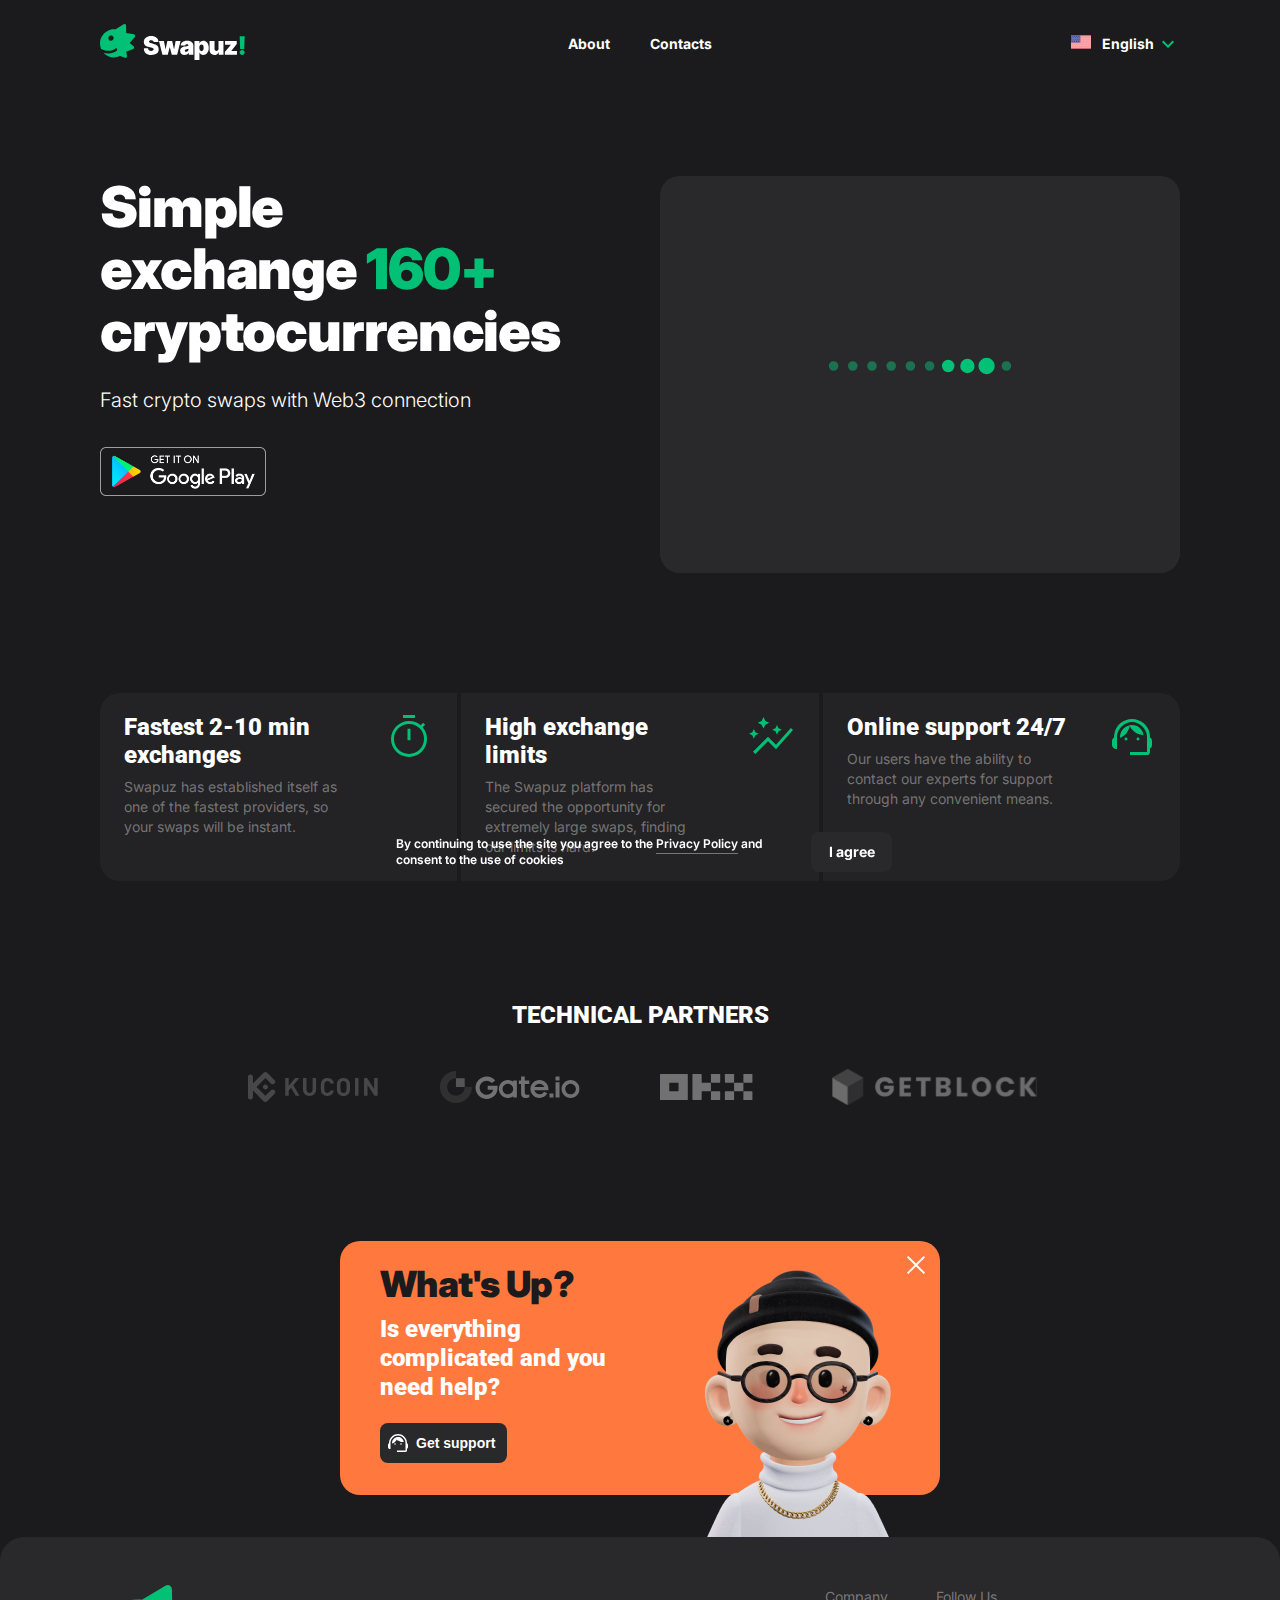
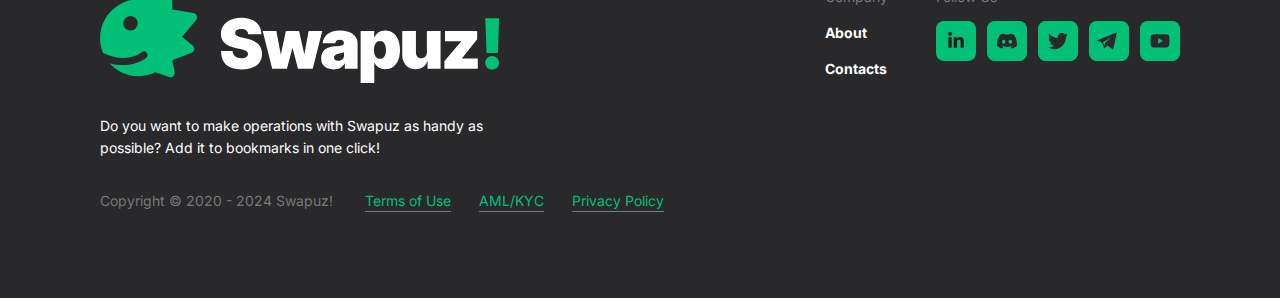
<file: index.html>
<!DOCTYPE html>
<html lang="en">

<head>
    <meta charset="UTF-8">
    <meta name="viewport" content="width=device-width, initial-scale=1.0">
    <title>Document</title>
    <link rel="stylesheet" href="./css/main.css">
    <link rel="stylesheet" href="./css/media.css">
</head>

<body>
    <header class="header">
        <div class="container">
            <div class="header-block header-block_desktop">
                <div class="header-block-main">
                    <a href="./index.html" class="router-link-active router-link-exact-active">
                        <img src="./img/logo.svg" alt="logo">
                    </a>
                </div>
                <div class="nav-menu">
                    <a href="./about-us.html" class="item">About</a>
                    <a href="./contact.html" class="item">Contacts</a>
                </div>
                <div class="lang" id="lang">
                    <span class="flag">
                        <img src="./img/en.svg" alt="Active Lang" id="active-lang-img">
                    </span>
                    <div class="selected-lang-text">
                        <span id="active-lang-text">
                            English
                        </span>
                        <img src="./img/chewron-down.svg" alt="chewron-down">
                    </div>
                    <div class="selected-lang-text_mob" id="active-lang-text-mobile">En</div>
                    <div class="lang--block d-none" id="lang-list">
                        <div class="item d-none" data-value="en">
                            <span class="flag">
                                <img src="./img/en.svg" alt="english">
                            </span>
                            <span class="lang-text">
                                English
                            </span>
                        </div>
                        <div class="item" data-value="ru">
                            <span class="flag">
                                <img src="./img/ru.svg" alt="Русский">
                            </span>
                            <span class="lang-text">
                                Русский
                            </span>
                        </div>
                        <div class="item" data-value="de">
                            <span class="flag">
                                <img src="./img/de.svg" alt="deutsch">
                            </span>
                            <span class="lang-text">
                                Deutsch
                            </span>
                        </div>
                        <div class="item" data-value="ua">
                            <span class="flag">
                                <img src="./img/ua.svg" alt="Українська">
                            </span>
                            <span class="lang-text">
                                Українська
                            </span>
                        </div>
                    </div>
                </div>
            </div>
            <div class="header-block header-block_mob">
                <div class="menu-block d-none" data-mobile-header-menu>
                    <div class="menu">
                        <div class="burger burger-close" data-mobile-header-menu-close>
                            <img src="./img/close.svg" alt="Close">
                        </div>
                    </div>
                    <div class="nav-menu">
                        <div class="item"><a href="./index.html">Main</a></div>
                        <div class="item"><a href="./about-us.html">About</a></div>
                        <div class="item"><a href="./contact.html">Contacts</a></div>
                    </div>
                </div>
                <div class="menu">
                    <div class="burger" data-mobile-burger>
                        <img src="./img/burger.svg" alt="Burger">
                    </div>
                    <a aria-current="page" href="./index.html" class="router-link-active router-link-exact-active">
                        <img src="./img/logo.svg" alt="Logo">
                    </a>
                    <div class="lang_block">
                        <div class="lang" data-lang-mobile>
                            <span class="flag">
                                <img src="./img/en.svg" alt="English">
                            </span>
                            <div class="selected-lang-text_mob">En</div>
                        </div>
                        <div class="menu-block d-none" data-lang-list-mobile>
                            <div class="menu">
                                <div class="burger burger-close" data-close-lang-list-mobile>
                                    <img src="./img/close.svg" alt="close">
                                </div>
                            </div>
                            <div class="nav-menu">
                                <div class="item">
                                    <span class="flag">
                                        <img src="./img/en.svg" alt="English">
                                    </span>
                                    English
                                </div>
                                <div class="item">
                                    <span class="flag">
                                        <img src="./img/ru.svg" alt="Русский">
                                    </span>
                                    Русский
                                </div>
                                <div class="item">
                                    <span class="flag">
                                        <img src="./img/de.svg" alt="Deutsch">
                                    </span>
                                    Deutsch
                                </div>
                                <div class="item">
                                    <span class="flag">
                                        <img src="./img/ua.svg" alt="Українська">
                                    </span>
                                    Українська
                                </div>
                            </div>
                        </div>
                    </div>
                </div>
            </div>
        </div>
    </header>

    <section class="order-block">
        <div class="exchange-overlay" data-exchange-overlay></div>
        <div class="container">
            <div class="order-block-inner">
                <div class="order-block_text">
                    <h1 class="head-text">
                        Simple <br /> exchange 
                        <span class="head-text_count" id="order-block-count">0</span><span class="head-text_count">+</span><br />
                        cryptocurrencies
                        <span class="head-text_count"></span>
                    </h1>
                    <h5 class="text-desc">Fast crypto swaps with Web3 connection</h5>
                    <div class="buttons">
                        <a href="#" target="_blank">
                            <img src="./img/googlePlay.png" alt="Fast crypto swaps with Web3 connection mobile">
                        </a>
                    </div>
                </div>
                <div class="order-block-main_exchange">
                    <div class="exchange-main_block">
                        <div class="inputs">
                            <div class="inputs-exchange d-none" id="exchange-form">
                                <div class="calc-form">
                                    <div class="fixed-rate">
                                        <h2 class="title">Exchange</h2>
                                        <div class="fixed-rate_block">
                                            <div class="fixed-rate_text">
                                                <div class="fixed-rate_text-container" id="fixed">
                                                    <img src="./img/fixed-rate.svg" alt="Fixed rate">
                                                    Fixed rate
                                                </div>
                                                <div class="fixed-rate_text-container d-none" id="floating">
                                                    <img src="./img/floating-rate.svg" alt="Floating rate">
                                                    Floating rate
                                                </div>
                                            </div>
                                            <div class="info_icon">
                                                <svg width="20" height="20" viewBox="0 0 20 20" fill="none" xmlns="http://www.w3.org/2000/svg"><g clip-path="url(#clip0_2125_873)"><path d="M9.16797 5.83329H10.8346V7.49996H9.16797V5.83329ZM9.16797 9.16663H10.8346V14.1666H9.16797V9.16663ZM10.0013 1.66663C5.4013 1.66663 1.66797 5.39996 1.66797 9.99996C1.66797 14.6 5.4013 18.3333 10.0013 18.3333C14.6013 18.3333 18.3346 14.6 18.3346 9.99996C18.3346 5.39996 14.6013 1.66663 10.0013 1.66663ZM10.0013 16.6666C6.3263 16.6666 3.33464 13.675 3.33464 9.99996C3.33464 6.32496 6.3263 3.33329 10.0013 3.33329C13.6763 3.33329 16.668 6.32496 16.668 9.99996C16.668 13.675 13.6763 16.6666 10.0013 16.6666Z" fill="white" fill-opacity="0.38"></path></g><defs><clipPath id="clip0_2125_873"><rect width="20" height="20" fill="white"></rect></clipPath></defs></svg>
                                                <div class="info_icon--text">
                                                    The receipt amount will be adjusted until you deposit is confirmed
                                                </div>
                                            </div>
                                        </div>
                                    </div>
                                    <div class="input-select has-select you-send">
                                        <div class="text-input">
                                            <input type="text" class="input-wrapper" data-send-input>
                                            <span class="input-label">You send</span>
                                        </div>
                                        <div class="select-input" data-select>
                                            <div class="select-input_block">
                                                <img class="selected-item_img" src="./img/crypto/btc.png" alt="Send crypto" data-send-coin-img>
                                                <div class="select-input_coin">
                                                    <div class="select-input_name" data-send-coin-name>BTC</div>
                                                    <span class="select-input_network" data-send-coin-network>BTC</span>
                                                </div>
                                            </div>
                                            <div class="select-input_arrow">
                                                <svg width="12" height="8" viewBox="0 0 12 8" fill="none" xmlns="http://www.w3.org/2000/svg"><path d="M6 7.3748L0 1.3748L1.075 0.299805L6 5.2498L10.925 0.324804L12 1.3998L6 7.3748Z" fill="white" fill-opacity="0.38"></path></svg>
                                            </div>
                                        </div>
                                        <div class="items d-none" data-select-list="send">
                                            <div class="input-search_block">
                                                <div class="input-search">
                                                    <svg width="28" height="28" viewBox="0 0 28 28" fill="none" xmlns="http://www.w3.org/2000/svg" class="input-search_icon"><g clip-path="url(#clip0_1_3158)"><path d="M24.8602 23.2029L19.3382 17.6581C20.758 16.0286 21.5359 13.9784 21.5359 11.844C21.5359 6.85722 17.3336 2.8 12.1684 2.8C7.00316 2.8 2.80078 6.85722 2.80078 11.844C2.80078 16.8308 7.00316 20.888 12.1684 20.888C14.1074 20.888 15.9553 20.3233 17.5352 19.2514L23.0991 24.8382C23.3317 25.0714 23.6445 25.2 23.9797 25.2C24.2969 25.2 24.5979 25.0832 24.8264 24.8709C25.3119 24.4199 25.3274 23.672 24.8602 23.2029ZM12.1684 5.15931C15.9863 5.15931 19.0922 8.15798 19.0922 11.844C19.0922 15.53 15.9863 18.5287 12.1684 18.5287C8.35046 18.5287 5.2445 15.53 5.2445 11.844C5.2445 8.15798 8.35046 5.15931 12.1684 5.15931Z" fill="#02C076"></path></g><defs><clipPath><rect width="28" height="28" fill="white"></rect></clipPath></defs></svg>
                                                    <input type="text" placeholder="Search from 812 coins">
                                                </div>
                                            </div>
                                            <div class="items--list">
                                                <div class="coins-list_header coins-list_header-selected">Selected</div>
                                                <div class="coins-list_item coins-list_selected">
                                                    <div class="coins-list_item-block" data-crypto-item>
                                                        <div class="coins-list_item-block-info">
                                                            <div class="image image-active">
                                                                <img src="./img/crypto/btc.png" alt="Bitcoin">
                                                            </div>
                                                            <div class="info">
                                                                <div class="coin-name">
                                                                    <span>BTC</span>
                                                                    <span class="name">Bitcoin</span>
                                                                </div>
                                                                <div class="networks">
                                                                    <div class="item item-active">BSC</div>
                                                                </div>
                                                            </div>
                                                        </div>
                                                        <div class="arrow">
                                                            <svg width="24" height="24" viewBox="0 0 24 24" fill="none" xmlns="http://www.w3.org/2000/svg"><path d="M12 15.3748L6 9.3748L7.075 8.2998L12 13.2498L16.925 8.3248L18 9.3998L12 15.3748Z" fill="white" fill-opacity="0.38"></path></svg>
                                                        </div>
                                                    </div>
                                                    <div class="d-none" data-coin-info-code="BTC">
                                                        <div class="coins-list_item--networks coins-list_item--networks-active" data-network>
                                                            <div>
                                                                Bitcoin 
                                                                <br>
                                                                <span data-network-code>BTC</span>
                                                            </div>
                                                            <img src="./img/selected.svg" alt="selected">
                                                        </div>
                                                    </div>
                                                </div>
                                                <div class="coins-list">
                                                    <div class="coins-list_header">All coins</div>
                                                    <div class="coins-list_item coins-list_item">
                                                        <div class="coins-list_item-block" data-crypto-item>
                                                            <div class="coins-list_item-block-info">
                                                                <div class="image">
                                                                    <img src="./img/crypto/eth.png" alt="Ethereum">
                                                                </div>
                                                                <div class="info">
                                                                    <div class="coin-name">
                                                                        <span data-coin-code>ETH</span>
                                                                        <span>Ethereum</span>
                                                                    </div>
                                                                    <div class="networks">
                                                                        <div class="item">ETH</div>
                                                                        <div class="item">ETH2</div>
                                                                        <div class="item">WETH</div>
                                                                    </div>
                                                                </div>
                                                            </div>
                                                            <div class="arrow">
                                                                <svg width="24" height="24" viewBox="0 0 24 24" fill="none" xmlns="http://www.w3.org/2000/svg"><path d="M12 15.3748L6 9.3748L7.075 8.2998L12 13.2498L16.925 8.3248L18 9.3998L12 15.3748Z" fill="white" fill-opacity="0.38"></path></svg>
                                                            </div>
                                                        </div>
                                                        <div class="d-none" data-coin-info-code="ETH">
                                                            <div class="coins-list_item--networks" data-network>
                                                                <div>
                                                                    Ethereum 
                                                                    <br>
                                                                    <span data-network-code>ETH</span>
                                                                </div>
                                                            </div>
                                                            <div class="coins-list_item--networks" data-network>
                                                                <div>
                                                                    Ethereum 2.0 
                                                                    <br>
                                                                    <span data-network-code>ETH2</span>
                                                                </div>
                                                            </div>
                                                            <div class="coins-list_item--networks" data-network>
                                                                <div>
                                                                    Wrapped Ethereum 
                                                                    <br>
                                                                    <span  data-network-code>WETH</span>
                                                                </div>
                                                            </div>
                                                        </div>
                                                    </div>
                                                    <div class="coins-list_item coins-list_item">
                                                        <div class="coins-list_item-block" data-crypto-item>
                                                            <div class="coins-list_item-block-info">
                                                                <div class="image">
                                                                    <img src="./img/crypto/usdt.png" alt="Tether">
                                                                </div>
                                                                <div class="info">
                                                                    <div class="coin-name">
                                                                        USDT <span>Tether</span>
                                                                    </div>
                                                                    <div class="networks">
                                                                        <div class="item" >USDT</div>
                                                                        <div class="item" >USDT_TRC20</div>
                                                                    </div>
                                                                </div>
                                                            </div>
                                                            <div class="arrow">
                                                                <svg width="24" height="24" viewBox="0 0 24 24" fill="none" xmlns="http://www.w3.org/2000/svg"><path d="M12 15.3748L6 9.3748L7.075 8.2998L12 13.2498L16.925 8.3248L18 9.3998L12 15.3748Z" fill="white" fill-opacity="0.38"></path></svg>
                                                            </div>
                                                        </div>
                                                        <div class="d-none" data-coin-info-code="USDT">
                                                            <div class="coins-list_item--networks" data-network>
                                                                <div>
                                                                    Tether (ERC-20) 
                                                                    <br>
                                                                    <span data-network-code>USDT</span>
                                                                </div>
                                                            </div>
                                                            <div class="coins-list_item--networks" data-network>
                                                                <div>
                                                                    Tether (TRC-20)
                                                                    <br>
                                                                    <span data-network-code>USDT_TRC20</span>
                                                                </div>
                                                            </div>
                                                        </div>
                                                    </div>
                                                    <div class="coins-list_item coins-list_item">
                                                        <div class="coins-list_item-block" data-crypto-item>
                                                            <div class="coins-list_item-block-info">
                                                                <div class="image">
                                                                    <img src="./img/crypto/bnb.png" alt="Binance Coin">
                                                                </div>
                                                                <div class="info">
                                                                    <div class="coin-name">
                                                                        BNB <span>Binance Coin</span>
                                                                    </div>
                                                                    <div class="networks">
                                                                        <div class="item" >BNB</div>
                                                                        <div class="item" >BNB_ERC20</div>
                                                                        <div class="item" >BNB_NATIVE</div>
                                                                    </div>
                                                                </div>
                                                            </div>
                                                            <div class="arrow">
                                                                <svg width="24" height="24" viewBox="0 0 24 24" fill="none" xmlns="http://www.w3.org/2000/svg"><path d="M12 15.3748L6 9.3748L7.075 8.2998L12 13.2498L16.925 8.3248L18 9.3998L12 15.3748Z" fill="white" fill-opacity="0.38"></path></svg>
                                                            </div>
                                                        </div>
                                                        <div class="d-none" data-coin-info-code="BNB">
                                                            <div class="coins-list_item--networks" data-network>
                                                                <div>
                                                                    Binance Coin (BEP-20) 
                                                                    <br>
                                                                    <span data-network-code>BNB</span>
                                                                </div>
                                                            </div>
                                                            <div class="coins-list_item--networks" data-network>
                                                                <div>
                                                                    Binance Coin (ERC-20)
                                                                    <br>
                                                                    <span data-network-code>BNB_ERC20</span>
                                                                </div>
                                                            </div>
                                                            <div class="coins-list_item--networks"  data-network>
                                                                <div>
                                                                    Binance Smart Chain Native
                                                                    <br>
                                                                    <span data-network-code>BNB_NATIVE</span>
                                                                </div>
                                                            </div>
                                                        </div>
                                                    </div>
                                                    <div class="coins-list_item coins-list_item">
                                                        <div class="coins-list_item-block" data-crypto-item>
                                                            <div class="coins-list_item-block-info">
                                                                <div class="image">
                                                                    <img src="./img/crypto/ada.png" alt="Cardano">
                                                                </div>
                                                                <div class="info">
                                                                    <div class="coin-name">
                                                                        ADA <span>Cardano</span>
                                                                    </div>
                                                                    <div class="networks">
                                                                        <div class="item" >ADA</div>
                                                                        <div class="item" >ADA_NATIVE</div>
                                                                    </div>
                                                                </div>
                                                            </div>
                                                            <div class="arrow">
                                                                <svg width="24" height="24" viewBox="0 0 24 24" fill="none" xmlns="http://www.w3.org/2000/svg"><path d="M12 15.3748L6 9.3748L7.075 8.2998L12 13.2498L16.925 8.3248L18 9.3998L12 15.3748Z" fill="white" fill-opacity="0.38"></path></svg>
                                                            </div>
                                                        </div>
                                                        <div class="d-none" data-coin-info-code="ADA">
                                                            <div class="coins-list_item--networks" data-network>
                                                                <div>
                                                                    Cardano 
                                                                    <br>
                                                                    <span data-network-code>ADA</span>
                                                                </div>
                                                            </div>
                                                            <div class="coins-list_item--networks" data-network>
                                                                <div>
                                                                    Cardano Native Token
                                                                    <br>
                                                                    <span data-network-code>ADA_NATIVE</span>
                                                                </div>
                                                            </div>
                                                        </div>
                                                    </div>
                                                    <div class="coins-list_item coins-list_item">
                                                        <div class="coins-list_item-block" data-crypto-item>
                                                            <div class="coins-list_item-block-info">
                                                                <div class="image">
                                                                    <img src="./img/crypto/sol.png" alt="Solana">
                                                                </div>
                                                                <div class="info">
                                                                    <div class="coin-name">
                                                                        SOL <span>Solana</span>
                                                                    </div>
                                                                    <div class="networks">
                                                                        <div class="item" >SOL</div>
                                                                        <div class="item" >WSOL</div>
                                                                    </div>
                                                                </div>
                                                            </div>
                                                            <div class="arrow">
                                                                <svg width="24" height="24" viewBox="0 0 24 24" fill="none" xmlns="http://www.w3.org/2000/svg"><path d="M12 15.3748L6 9.3748L7.075 8.2998L12 13.2498L16.925 8.3248L18 9.3998L12 15.3748Z" fill="white" fill-opacity="0.38"></path></svg>
                                                            </div>
                                                        </div>
                                                        <div class="d-none" data-coin-info-code="SOL">
                                                            <div class="coins-list_item--networks" data-network>
                                                                <div>
                                                                    Solana 
                                                                    <br>
                                                                    <span data-network-code>SOL</span>
                                                                </div>
                                                            </div>
                                                            <div class="coins-list_item--networks" data-network>
                                                                <div>
                                                                    Wrapped Solana
                                                                    <br>
                                                                    <span data-network-code>WSOL</span>
                                                                </div>
                                                            </div>
                                                        </div>
                                                    </div>
                                                </div>
                                            </div>
                                        </div>
                                    </div>
                                    <div class="rate-swap">
                                        <div class="minimum-amount">
                                            <div>
                                                Amount range
                                                <span>0.00104 - 10.38232 BTC</span>
                                            </div>
                                        </div>
                                        <div class="swap-coins" data-swap-coins>
                                            <svg width="24" height="24" viewBox="0 0 24 24" fill="none" xmlns="http://www.w3.org/2000/svg"><g clip-path="url(#clip0_179_12127)"><path d="M13.41 16.59L12 18L16 22L20 18L18.59 16.59L17 18.17V3H15L15 18.17L13.41 16.59Z" fill="#02C076"></path><path d="M10.59 7.41L12 6L8 2L4 6L5.41 7.41L7 5.83L7 21H9V5.83L10.59 7.41Z" fill="#02C076"></path></g><defs><clipPath id="clip0_179_12127"><rect width="24" height="24" fill="white" transform="matrix(0 -1 1 0 0 24)"></rect></clipPath></defs></svg>
                                        </div>
                                    </div>
                                    <div class="input-select has-select you-get">
                                        <div class="text-input">
                                            <input type="text" class="input-wrapper" data-send-input>
                                            <span class="input-label">You get</span>
                                        </div>
                                        <div class="select-input" data-select>
                                            <div class="select-input_block">
                                                <img class="selected-item_img" src="./img/crypto/usdt.png" alt="Send crypto" data-get-coin-img>
                                                <div class="select-input_coin">
                                                    <div class="select-input_name" data-get-coin-name>USDT</div>
                                                    <span class="select-input_network" data-get-coin-network>USDT</span>
                                                </div>
                                            </div>
                                            <div class="select-input_arrow">
                                                <svg width="12" height="8" viewBox="0 0 12 8" fill="none" xmlns="http://www.w3.org/2000/svg"><path d="M6 7.3748L0 1.3748L1.075 0.299805L6 5.2498L10.925 0.324804L12 1.3998L6 7.3748Z" fill="white" fill-opacity="0.38"></path></svg>
                                            </div>
                                        </div>
                                        <div class="items d-none" data-select-list="get">
                                            <div class="input-search_block">
                                                <div class="input-search">
                                                    <svg width="28" height="28" viewBox="0 0 28 28" fill="none" xmlns="http://www.w3.org/2000/svg" class="input-search_icon"><g clip-path="url(#clip0_1_3158)"><path d="M24.8602 23.2029L19.3382 17.6581C20.758 16.0286 21.5359 13.9784 21.5359 11.844C21.5359 6.85722 17.3336 2.8 12.1684 2.8C7.00316 2.8 2.80078 6.85722 2.80078 11.844C2.80078 16.8308 7.00316 20.888 12.1684 20.888C14.1074 20.888 15.9553 20.3233 17.5352 19.2514L23.0991 24.8382C23.3317 25.0714 23.6445 25.2 23.9797 25.2C24.2969 25.2 24.5979 25.0832 24.8264 24.8709C25.3119 24.4199 25.3274 23.672 24.8602 23.2029ZM12.1684 5.15931C15.9863 5.15931 19.0922 8.15798 19.0922 11.844C19.0922 15.53 15.9863 18.5287 12.1684 18.5287C8.35046 18.5287 5.2445 15.53 5.2445 11.844C5.2445 8.15798 8.35046 5.15931 12.1684 5.15931Z" fill="#02C076"></path></g><defs><clipPath><rect width="28" height="28" fill="white"></rect></clipPath></defs></svg>
                                                    <input type="text" placeholder="Search from 812 coins">
                                                </div>
                                            </div>
                                            <div class="items--list">
                                                <div class="coins-list_header coins-list_header-selected">Selected</div>
                                                <div class="coins-list_item coins-list_selected">
                                                    <div class="coins-list_item-block" data-crypto-item>
                                                        
                                                        <div class="coins-list_item-block-info">
                                                            <div class="image image-active">
                                                                <img src="./img/crypto/btc.png" alt="Bitcoin">
                                                            </div>
                                                            <div class="info">
                                                                <div class="coin-name">
                                                                    <span>BTC</span>
                                                                    <span class="name">Bitcoin</span>
                                                                </div>
                                                                <div class="networks">
                                                                    <div class="item item-active">BSC</div>
                                                                </div>
                                                            </div>
                                                        </div>
                                                        <div class="arrow">
                                                            <svg width="24" height="24" viewBox="0 0 24 24" fill="none" xmlns="http://www.w3.org/2000/svg"><path d="M12 15.3748L6 9.3748L7.075 8.2998L12 13.2498L16.925 8.3248L18 9.3998L12 15.3748Z" fill="white" fill-opacity="0.38"></path></svg>
                                                        </div>
                                                    </div>
                                                    <div class="d-none" data-coin-info-code="BTC">
                                                        <div class="coins-list_item--networks coins-list_item--networks-active" data-network>
                                                            <div>
                                                                Bitcoin 
                                                                <br>
                                                                <span data-network-code>BTC</span>
                                                            </div>
                                                            <img src="./img/selected.svg" alt="selected">
                                                        </div>
                                                    </div>
                                                </div>
                                                <div class="coins-list">
                                                    <div class="coins-list_header">All coins</div>
                                                    <div class="coins-list_item coins-list_item">
                                                        <div class="coins-list_item-block" data-crypto-item>
                                                            <div class="coins-list_item-block-info">
                                                                <div class="image">
                                                                    <img src="./img/crypto/eth.png" alt="Ethereum">
                                                                </div>
                                                                <div class="info">
                                                                    <div class="coin-name">
                                                                        ETH <span>Ethereum</span>
                                                                    </div>
                                                                    <div class="networks">
                                                                        <div class="item"  >ETH</div>
                                                                        <div class="item" >ETH2</div>
                                                                        <div class="item" >WETH</div>
                                                                    </div>
                                                                </div>
                                                            </div>
                                                            <div class="arrow">
                                                                <svg width="24" height="24" viewBox="0 0 24 24" fill="none" xmlns="http://www.w3.org/2000/svg"><path d="M12 15.3748L6 9.3748L7.075 8.2998L12 13.2498L16.925 8.3248L18 9.3998L12 15.3748Z" fill="white" fill-opacity="0.38"></path></svg>
                                                            </div>
                                                        </div>
                                                        <div class="d-none" data-coin-info-code="ETH">
                                                            <div class="coins-list_item--networks" data-network>
                                                                <div>
                                                                    Ethereum 
                                                                    <br>
                                                                    <span data-network-code>ETH</span>
                                                                </div>
                                                            </div>
                                                            <div class="coins-list_item--networks">
                                                                <div>
                                                                    Ethereum 2.0 
                                                                    <br>
                                                                    <span data-network-code>ETH2</span>
                                                                </div>
                                                            </div>
                                                            <div class="coins-list_item--networks">
                                                                <div>
                                                                    Wrapped Ethereum 
                                                                    <br>
                                                                    <span  data-network-code>WETH</span>
                                                                </div>
                                                            </div>
                                                        </div>
                                                    </div>
                                                    <div class="coins-list_item coins-list_item">
                                                        <div class="coins-list_item-block" data-crypto-item>
                                                            <div class="coins-list_item-block-info">
                                                                <div class="image">
                                                                    <img src="./img/crypto/usdt.png" alt="Tether">
                                                                </div>
                                                                <div class="info">
                                                                    <div class="coin-name">
                                                                        USDT <span>Tether</span>
                                                                    </div>
                                                                    <div class="networks">
                                                                        <div class="item" >USDT</div>
                                                                        <div class="item" >USDT_TRC20</div>
                                                                    </div>
                                                                </div>
                                                            </div>
                                                            <div class="arrow">
                                                                <svg width="24" height="24" viewBox="0 0 24 24" fill="none" xmlns="http://www.w3.org/2000/svg"><path d="M12 15.3748L6 9.3748L7.075 8.2998L12 13.2498L16.925 8.3248L18 9.3998L12 15.3748Z" fill="white" fill-opacity="0.38"></path></svg>
                                                            </div>
                                                        </div>
                                                        <div class="d-none" data-coin-info-code="USDT">
                                                            <div class="coins-list_item--networks" data-network>
                                                                <div>
                                                                    Tether (ERC-20) 
                                                                    <br>
                                                                    <span data-network-code>USDT</span>
                                                                </div>
                                                            </div>
                                                            <div class="coins-list_item--networks" data-network>
                                                                <div>
                                                                    Tether (TRC-20)
                                                                    <br>
                                                                    <span data-network-code>USDT_TRC20</span>
                                                                </div>
                                                            </div>
                                                        </div>
                                                    </div>
                                                    <div class="coins-list_item coins-list_item">
                                                        <div class="coins-list_item-block" data-crypto-item>
                                                            <div class="coins-list_item-block-info">
                                                                <div class="image">
                                                                    <img src="./img/crypto/bnb.png" alt="Binance Coin">
                                                                </div>
                                                                <div class="info">
                                                                    <div class="coin-name">
                                                                        BNB <span>Binance Coin</span>
                                                                    </div>
                                                                    <div class="networks">
                                                                        <div class="item" >BNB</div>
                                                                        <div class="item" >BNB_ERC20</div>
                                                                        <div class="item" >BNB_NATIVE</div>
                                                                    </div>
                                                                </div>
                                                            </div>
                                                            <div class="arrow">
                                                                <svg width="24" height="24" viewBox="0 0 24 24" fill="none" xmlns="http://www.w3.org/2000/svg"><path d="M12 15.3748L6 9.3748L7.075 8.2998L12 13.2498L16.925 8.3248L18 9.3998L12 15.3748Z" fill="white" fill-opacity="0.38"></path></svg>
                                                            </div>
                                                        </div>
                                                        <div class="d-none" data-coin-info-code="BNB">
                                                            <div class="coins-list_item--networks" data-network>
                                                                <div>
                                                                    Binance Coin (BEP-20) 
                                                                    <br>
                                                                    <span data-network-code>BNB</span>
                                                                </div>
                                                            </div>
                                                            <div class="coins-list_item--networks" data-network>
                                                                <div>
                                                                    Binance Coin (ERC-20)
                                                                    <br>
                                                                    <span data-network-code>BNB_ERC20</span>
                                                                </div>
                                                            </div>
                                                            <div class="coins-list_item--networks" data-network>
                                                                <div>
                                                                    Binance Smart Chain Native
                                                                    <br>
                                                                    <span data-network-code>BNB_NATIVE</span>
                                                                </div>
                                                            </div>
                                                        </div>
                                                    </div>
                                                    <div class="coins-list_item coins-list_item">
                                                        <div class="coins-list_item-block" data-crypto-item>
                                                            <div class="coins-list_item-block-info">
                                                                <div class="image">
                                                                    <img src="./img/crypto/ada.png" alt="Cardano">
                                                                </div>
                                                                <div class="info">
                                                                    <div class="coin-name">
                                                                        ADA <span>Cardano</span>
                                                                    </div>
                                                                    <div class="networks">
                                                                        <div class="item" >ADA</div>
                                                                        <div class="item" >ADA_NATIVE</div>
                                                                    </div>
                                                                </div>
                                                            </div>
                                                            <div class="arrow">
                                                                <svg width="24" height="24" viewBox="0 0 24 24" fill="none" xmlns="http://www.w3.org/2000/svg"><path d="M12 15.3748L6 9.3748L7.075 8.2998L12 13.2498L16.925 8.3248L18 9.3998L12 15.3748Z" fill="white" fill-opacity="0.38"></path></svg>
                                                            </div>
                                                        </div>
                                                        <div class="d-none" data-coin-info-code="ADA">
                                                            <div class="coins-list_item--networks" data-network>
                                                                <div>
                                                                    Cardano 
                                                                    <br>
                                                                    <span data-network-code>ADA</span>
                                                                </div>
                                                            </div>
                                                            <div class="coins-list_item--networks" data-network>
                                                                <div>
                                                                    Cardano Native Token
                                                                    <br>
                                                                    <span data-network-code>ADA_NATIVE</span>
                                                                </div>
                                                            </div>
                                                        </div>
                                                    </div>
                                                    <div class="coins-list_item coins-list_item">
                                                        <div class="coins-list_item-block" data-crypto-item>
                                                            <div class="coins-list_item-block-info">
                                                                <div class="image">
                                                                    <img src="./img/crypto/sol.png" alt="Solana">
                                                                </div>
                                                                <div class="info">
                                                                    <div class="coin-name">
                                                                        SOL <span>Solana</span>
                                                                    </div>
                                                                    <div class="networks">
                                                                        <div class="item" >SOL</div>
                                                                        <div class="item" >WSOL</div>
                                                                    </div>
                                                                </div>
                                                            </div>
                                                            <div class="arrow">
                                                                <svg width="24" height="24" viewBox="0 0 24 24" fill="none" xmlns="http://www.w3.org/2000/svg"><path d="M12 15.3748L6 9.3748L7.075 8.2998L12 13.2498L16.925 8.3248L18 9.3998L12 15.3748Z" fill="white" fill-opacity="0.38"></path></svg>
                                                            </div>
                                                        </div>
                                                        <div class="d-none" data-coin-info-code="SOL">
                                                            <div class="coins-list_item--networks" data-network>
                                                                <div>
                                                                    Solana 
                                                                    <br>
                                                                    <span data-network-code>SOL</span>
                                                                </div>
                                                            </div>
                                                            <div class="coins-list_item--networks" data-network>
                                                                <div>
                                                                    Wrapped Solana
                                                                    <br>
                                                                    <span data-network-code>WSOL</span>
                                                                </div>
                                                            </div>
                                                        </div>
                                                    </div>
                                                </div>
                                            </div>
                                        </div>
                                    </div>
                                    <div class="main_button" data-main-button>
                                        <span class="main_button-text">Exchange now</span>
                                    </div>
                                </div>
                            </div>
                            <div class="loader" id="exchange-loader">
                                <img src="./img/loader.svg" alt="Loader">
                            </div>
                        </div>
                    </div>
                </div>
            </div>
        </div>
    </section>

    <section class="features-plates">
        <div class="container">
            <div class="features-plates_block">
                <div class="features-plates--item">
                    <div class="features-plates--item-content">
                        <div class="title">
                            Fastest 2-10 min exchanges
                        </div>
                        <div class="desc">
                            Swapuz has established itself as one of the fastest providers, so your swaps
                            will be instant.
                        </div>
                    </div>
                    <img src="./img/timer.svg" alt="Fastest 2-10 min exchanges">
                </div>
                <div class="features-plates--item">
                    <div class="features-plates--item-content">
                        <div class="title">
                            High exchange limits
                        </div>
                        <div class="desc">
                            The Swapuz platform has secured the opportunity for extremely large swaps,
                            finding our limits is hard.
                        </div>
                    </div>
                    <img src="./img/grafic.svg" alt="High exchange limits">
                </div>
                <div class="features-plates--item">
                    <div class="features-plates--item-content">
                        <div class="title">
                            Online support 24/7
                        </div>
                        <div class="desc">
                            Our users have the ability to contact our experts for support through any
                            convenient means.
                        </div>
                    </div>
                    <img src="./img/support.svg" alt="Online support 24/7">
                </div>
            </div>
        </div>
    </section>

    <section class="technical-partners">
        <h2 class="title">TECHNICAL PARTNERS</h2>
        <div class="technical-partners_block">
            <a href="https://www.kucoin.com" target="_blank" class="item">
                <svg width="172" height="48" viewBox="0 0 172 48" fill="none" xmlns="http://www.w3.org/2000/svg"><g clip-path="url(#clip0_2231_1666)"><path d="M123.033 23.9857C123.033 23.2206 123.033 22.5008 123.008 21.8361C122.991 21.2091 122.929 20.5841 122.822 19.966C122.723 19.4015 122.546 18.8534 122.298 18.3366C122.036 17.8038 121.686 17.319 121.263 16.9027C120.663 16.2877 119.949 15.7955 119.161 15.4536C118.308 15.1081 117.394 14.9369 116.474 14.9499C115.551 14.938 114.634 15.1092 113.777 15.4536C112.984 15.7908 112.265 16.2809 111.662 16.8958C111.24 17.3119 110.891 17.7968 110.631 18.3297C110.385 18.8466 110.212 19.3949 110.115 19.9591C110.011 20.5774 109.951 21.2024 109.936 21.8293C109.92 22.4939 109.911 23.2137 109.916 23.9788C109.92 24.7439 109.916 25.4582 109.936 26.127C109.951 26.7539 110.011 27.3789 110.115 27.9972C110.212 28.5614 110.385 29.1096 110.631 29.6265C110.892 30.1589 111.24 30.6436 111.662 31.0605C112.265 31.6758 112.984 32.1652 113.777 32.4999C114.633 32.8466 115.55 33.0188 116.474 33.0063C117.395 33.0199 118.308 32.8477 119.161 32.4999C119.949 32.1625 120.663 31.6734 121.263 31.0605C121.686 30.6433 122.035 30.1587 122.298 29.6265C122.546 29.1097 122.723 28.5616 122.822 27.9972C122.928 27.3808 122.989 26.7576 123.006 26.1325C123.026 25.4637 123.036 24.7481 123.03 23.9843L123.033 23.9857ZM119.565 23.9857C119.565 24.8334 119.553 25.5394 119.524 26.1008C119.508 26.562 119.462 27.0217 119.386 27.477C119.335 27.7803 119.242 28.0752 119.111 28.3536C119.005 28.5779 118.866 28.7853 118.698 28.9687C118.44 29.2644 118.119 29.4994 117.76 29.6568C117.355 29.83 116.919 29.9181 116.478 29.9156C116.036 29.9175 115.598 29.8294 115.19 29.6568C114.822 29.5023 114.493 29.2672 114.227 28.9687C114.059 28.7861 113.919 28.5786 113.814 28.3536C113.687 28.0749 113.599 27.7799 113.553 27.477C113.479 27.0214 113.433 26.5619 113.415 26.1008C113.39 25.5394 113.378 24.8343 113.378 23.9857C113.378 23.138 113.39 22.4306 113.415 21.8692C113.433 21.4081 113.479 20.9486 113.553 20.493C113.599 20.1901 113.687 19.8951 113.814 19.6164C113.92 19.3916 114.059 19.1842 114.227 19.0013C114.493 18.7032 114.822 18.4682 115.19 18.3132C115.597 18.1386 116.036 18.0505 116.478 18.0545C116.919 18.0499 117.355 18.1381 117.76 18.3132C118.119 18.4711 118.439 18.706 118.698 19.0013C118.865 19.185 119.004 19.3922 119.111 19.6164C119.242 19.8948 119.335 20.1897 119.386 20.493C119.462 20.9483 119.508 21.408 119.524 21.8692C119.554 22.4293 119.565 23.1366 119.565 23.9857Z" fill="#23AF91"></path><path d="M150.666 15.4096C150.665 15.2423 150.529 15.107 150.362 15.1055H147.501C147.333 15.1062 147.198 15.2419 147.197 15.4096V25.9784L140.22 15.1908C140.173 15.1179 140.132 15.1055 140.029 15.1055H137.375C137.208 15.1077 137.074 15.2426 137.071 15.4096V32.5591C137.074 32.7259 137.209 32.8604 137.375 32.8619H140.235C140.402 32.8611 140.537 32.726 140.538 32.5591V21.9628L147.516 32.7752C147.564 32.8481 147.603 32.8605 147.708 32.8605H150.359C150.526 32.8598 150.662 32.7249 150.663 32.5578L150.666 15.4096Z" fill="#23AF91"></path><path d="M131.488 15.4096C131.487 15.2419 131.352 15.1062 131.184 15.1055H128.326C128.158 15.1062 128.022 15.2419 128.021 15.4096V32.5578C128.022 32.7254 128.158 32.8611 128.326 32.8619H131.184C131.352 32.8611 131.487 32.7254 131.488 32.5578V15.4096Z" fill="#23AF91"></path><path d="M97.2718 23.986C97.2718 23.1328 97.2815 22.4227 97.3062 21.8571C97.3231 21.3959 97.369 20.9363 97.4438 20.4809C97.7081 18.9534 98.8778 18.052 100.371 18.052C101.345 18.0603 102.229 18.4208 102.793 19.241C103.048 19.6239 103.235 20.0487 103.343 20.4961C103.352 20.5432 103.395 20.5761 103.442 20.5717H106.807C106.855 20.5717 106.873 20.5387 106.865 20.4919C106.498 18.4098 105.387 16.5396 103.425 15.6135C102.46 15.1669 101.407 14.9435 100.345 14.9598C98.4503 14.9598 96.8544 15.6084 95.5572 16.9057C94.8165 17.6275 94.311 18.5561 94.1067 19.5699C93.9085 20.5681 93.8085 22.0396 93.8067 23.9846C93.8049 25.9295 93.9049 27.4006 94.1067 28.3979C94.3093 29.413 94.8133 30.3434 95.553 31.0676C96.8494 32.3639 98.4452 33.0121 100.341 33.0121C101.403 33.0282 102.456 32.8053 103.42 32.3598C105.383 31.4337 106.493 29.5635 106.861 27.4814C106.869 27.4332 106.851 27.4016 106.803 27.4016H103.437C103.389 27.3966 103.346 27.4298 103.338 27.4772C103.229 27.9241 103.043 28.3484 102.787 28.7309C102.223 29.5566 101.34 29.913 100.365 29.9199C98.8723 29.9199 97.7026 29.0199 97.4383 27.4924C97.3636 27.037 97.3176 26.5774 97.3007 26.1162C97.2815 25.5479 97.2718 24.8364 97.2718 23.986Z" fill="#23AF91"></path><path d="M61.7341 15.4096C61.7333 15.2419 61.5976 15.1062 61.43 15.1055H58.5717C58.4041 15.1062 58.2683 15.2419 58.2676 15.4096V32.5591C58.2691 32.7263 58.4046 32.8611 58.5717 32.862H61.43C61.5971 32.8611 61.7326 32.7263 61.7341 32.5591V27.5252L64.0281 24.7825L68.7401 32.7711C68.7763 32.83 68.8416 32.8647 68.9107 32.862H72.3841C72.5437 32.862 72.5726 32.7628 72.4928 32.6266L66.3235 22.1679L71.9836 15.3779C72.0979 15.2403 72.0497 15.1096 71.8708 15.1096H68.074C68.0278 15.1069 67.9833 15.1276 67.9556 15.1646L61.7341 22.6261V15.4096Z" fill="#23AF91"></path><path d="M82.5579 29.9197C80.9492 29.9197 79.4904 28.4307 79.4904 26.6527V15.4096C79.4897 15.2419 79.354 15.1062 79.1863 15.1055H76.3281C76.1604 15.1062 76.0247 15.2419 76.0239 15.4096V26.6087C76.0239 30.5238 78.9524 33.0119 82.5579 33.0119C86.1634 33.0119 89.0918 30.5238 89.0918 26.6087V15.4096C89.0903 15.2423 88.955 15.107 88.7877 15.1055H85.9281C85.7609 15.107 85.626 15.2425 85.6253 15.4096V26.6527C85.6253 28.4293 84.1652 29.9197 82.5579 29.9197Z" fill="#23AF91"></path><path fill-rule="evenodd" clip-rule="evenodd" d="M29.5364 23.9858L38.4098 32.8606L44.0107 27.2596C45.0122 26.3579 46.5444 26.398 47.4974 27.3509C48.4503 28.3039 48.4905 29.8361 47.5887 30.8376L40.1974 38.2303C39.2046 39.2067 37.6122 39.2067 36.6194 38.2303L25.9556 27.5638V33.9037C25.9556 35.3029 24.8214 36.4372 23.4222 36.4372C22.023 36.4372 20.8887 35.3029 20.8887 33.9037V14.0596C20.8887 12.6604 22.023 11.5262 23.4222 11.5262C24.8214 11.5262 25.9556 12.6604 25.9556 14.0596V20.3995L36.618 9.73579C37.6105 8.75864 39.2035 8.75864 40.196 9.73579L47.5928 17.1271C48.4946 18.1286 48.4545 19.6608 47.5015 20.6138C46.5486 21.5667 45.0163 21.6068 44.0148 20.7051L38.4139 15.1041L29.5364 23.9858ZM38.4139 21.4495C37.388 21.449 36.4627 22.0666 36.0697 23.0143C35.6767 23.9619 35.8934 25.053 36.6186 25.7787C37.3439 26.5043 38.4349 26.7216 39.3828 26.3291C40.3307 25.9366 40.9488 25.0117 40.9488 23.9858C40.9491 23.3131 40.6823 22.6679 40.2069 22.192C39.7315 21.7161 39.0866 21.4485 38.4139 21.4482V21.4495Z" fill="#23AF91"></path></g><defs><clipPath id="clip0_2231_1666"><rect width="130.714" height="30" fill="white" transform="translate(20.8887 9)"></rect></clipPath></defs></svg>
            </a>
            <a href="https://www.kucoin.com" target="_blank" class="item">
                <svg width="181" height="48" viewBox="0 0 181 48" fill="none" xmlns="http://www.w3.org/2000/svg"><g clip-path="url(#clip0_2231_1691)"><path fill-rule="evenodd" clip-rule="evenodd" d="M136.543 17.5153H140.508V13.5502H136.543V17.5153ZM115.467 24.122C116.226 22.1115 118.164 20.6818 120.437 20.6818C122.71 20.6818 124.653 22.1115 125.407 24.122H115.467ZM120.437 16.9904C115.467 16.9904 111.435 21.0225 111.435 25.9928C111.435 30.9631 115.467 34.9953 120.437 34.9953C123.849 34.9953 126.815 33.0965 128.339 30.3042L125.016 28.6902C124.089 30.2595 122.386 31.3094 120.437 31.3094C117.974 31.3094 115.902 29.634 115.299 27.3555H125.575V27.3611H129.339C129.406 26.9143 129.44 26.4563 129.44 25.9928C129.44 21.0225 125.413 16.9904 120.437 16.9904ZM130.489 34.515H134.455V30.5499H130.489V34.515ZM136.543 34.515H140.508V19.2577H136.543V34.515ZM151.571 31.3094C148.634 31.3094 146.255 28.9303 146.255 25.9928C146.255 23.0553 148.634 20.6762 151.571 20.6762C154.509 20.6762 156.888 23.0553 156.888 25.9928C156.888 28.9303 154.509 31.3094 151.571 31.3094ZM151.571 16.9904C146.601 16.9904 142.569 21.0225 142.569 25.9928C142.569 30.9631 146.601 34.9953 151.571 34.9953C156.542 34.9953 160.574 30.9631 160.574 25.9928C160.574 21.0225 156.542 16.9904 151.571 16.9904ZM68.673 22.6755V26.7747H74.2186C73.9282 27.9474 73.3585 28.9974 72.5376 29.835C71.2978 31.1028 69.5833 31.7953 67.7069 31.7953C63.8088 31.7953 60.6367 28.6232 60.6367 24.7195C60.6367 20.8214 63.8088 17.6438 67.7069 17.6438C69.7955 17.6438 71.7167 18.5373 73.0458 20.0787L76.2179 17.4818C74.1125 15.0134 70.9907 13.5391 67.7069 13.5391C61.547 13.5391 56.5376 18.5541 56.5376 24.7139C56.5376 30.8738 61.547 35.8888 67.7069 35.8888C70.7003 35.8888 73.4535 34.811 75.4695 32.7502C77.1617 31.019 78.2842 28.6064 78.4964 26.1939C78.6025 25.0155 78.6137 23.8427 78.5467 22.6644L68.673 22.6755ZM88.8671 31.3094C85.9352 31.3094 83.5505 28.9303 83.5505 25.9928C83.5505 23.0553 85.9296 20.6762 88.8671 20.6762C91.8046 20.6762 94.1837 23.0553 94.1837 25.9928C94.1837 28.9303 91.8046 31.3094 88.8671 31.3094ZM94.1837 18.7439C92.6926 17.6494 90.8552 17.0071 88.8671 17.0071C83.8968 17.0071 79.8702 21.0392 79.8702 26.0096C79.8702 30.9799 83.9023 35.012 88.8671 35.012C90.8552 35.012 92.6926 34.3642 94.1837 33.2752V34.5206H97.8695V17.4986H94.1837V18.7439ZM105.777 13.5502H102.092V17.5153H99.8856V20.9946H102.092V30.0975C102.092 31.0357 102.209 31.8288 102.443 32.4487C102.672 33.063 103.03 33.5433 103.449 33.9174C103.873 34.2972 104.37 34.5932 104.962 34.7663C105.565 34.9338 106.224 35.0008 106.928 35.0008C107.654 35.0008 108.302 34.9282 108.849 34.7775C109.363 34.6378 109.854 34.4424 110.307 34.1967V31.3932C109.581 31.7059 108.899 31.8232 108.123 31.8567C107.302 31.8958 106.822 31.6612 106.42 31.2759C105.995 30.8738 105.772 30.3488 105.772 29.472V20.9946H110.307V17.5153H105.772V13.5502H105.777Z" fill="white"></path><path fill-rule="evenodd" clip-rule="evenodd" d="M36.9413 32.7898C32.0882 32.7898 28.151 28.8526 28.151 23.9996C28.151 19.1465 32.0882 15.2093 36.9413 15.2093V8.01074C28.1119 8.01074 20.958 15.1703 20.958 23.9996C20.958 32.8289 28.1119 39.9828 36.9413 39.9828C45.765 39.9828 52.9245 32.8233 52.9245 23.9996H45.7315C45.7315 28.8582 41.7943 32.7898 36.9413 32.7898Z" fill="#2354E6"></path><path fill-rule="evenodd" clip-rule="evenodd" d="M36.9414 23.9992H45.7316V15.209H36.9414V23.9992Z" fill="#17E6A1"></path></g><defs><clipPath id="clip0_2231_1691"><rect width="139.616" height="32" fill="white" transform="translate(20.958 8)"></rect></clipPath></defs></svg>
            </a>
            <a href="https://www.kucoin.com" target="_blank" class="item">
                <svg width="133" height="48" viewBox="0 0 133 48" fill="none" xmlns="http://www.w3.org/2000/svg"><g clip-path="url(#clip0_3258_148)"><path d="M47.1679 11H20.6175C20.4537 11 20.2966 11.0609 20.1808 11.1692C20.0651 11.2776 20 11.4245 20 11.5778V36.4212C20 36.5745 20.0651 36.7216 20.1808 36.83C20.2966 36.9381 20.4537 36.999 20.6175 36.999H47.1679C47.3319 36.999 47.4888 36.9381 47.6047 36.83C47.7205 36.7216 47.7856 36.5745 47.7856 36.4212V11.5778C47.7856 11.4245 47.7205 11.2776 47.6047 11.1692C47.4888 11.0609 47.3319 11 47.1679 11ZM38.5237 27.755C38.5237 27.9082 38.4586 28.0551 38.3428 28.1635C38.227 28.2718 38.07 28.3327 37.9062 28.3327H29.8793C29.7155 28.3327 29.5585 28.2718 29.4427 28.1635C29.3269 28.0551 29.2618 27.9082 29.2618 27.755V20.2441C29.2618 20.0909 29.3269 19.9439 29.4427 19.8356C29.5585 19.7272 29.7155 19.6664 29.8793 19.6664H37.9062C38.07 19.6664 38.227 19.7272 38.3428 19.8356C38.4586 19.9439 38.5237 20.0909 38.5237 20.2441V27.755Z" fill="white"></path><path d="M102.75 19.667H94.7234C94.3826 19.667 94.106 19.9257 94.106 20.2448V27.7556C94.106 28.0747 94.3826 28.3333 94.7234 28.3333H102.75C103.091 28.3333 103.368 28.0747 103.368 27.7556V20.2448C103.368 19.9257 103.091 19.667 102.75 19.667Z" fill="white"></path><path d="M93.4904 11H85.4636C85.1226 11 84.8462 11.2587 84.8462 11.5778V19.0886C84.8462 19.4077 85.1226 19.6664 85.4636 19.6664H93.4904C93.8315 19.6664 94.1081 19.4077 94.1081 19.0886V11.5778C94.1081 11.2587 93.8315 11 93.4904 11Z" fill="white"></path><path d="M112.018 11H103.99C103.65 11 103.373 11.2587 103.373 11.5778V19.0886C103.373 19.4077 103.65 19.6664 103.99 19.6664H112.018C112.359 19.6664 112.635 19.4077 112.635 19.0886V11.5778C112.635 11.2587 112.359 11 112.018 11Z" fill="white"></path><path d="M93.4904 28.334H85.4636C85.1226 28.334 84.8462 28.5926 84.8462 28.9117V36.4227C84.8462 36.7417 85.1226 37.0004 85.4636 37.0004H93.4904C93.8315 37.0004 94.1081 36.7417 94.1081 36.4227V28.9117C94.1081 28.5926 93.8315 28.334 93.4904 28.334Z" fill="white"></path><path d="M112.018 28.334H103.99C103.65 28.334 103.373 28.5926 103.373 28.9117V36.4227C103.373 36.7417 103.65 37.0004 103.99 37.0004H112.018C112.359 37.0004 112.635 36.7417 112.635 36.4227V28.9117C112.635 28.5926 112.359 28.334 112.018 28.334Z" fill="white"></path><path d="M79.5869 11H71.56C71.219 11 70.9424 11.2587 70.9424 11.5778V19.0886C70.9424 19.4077 71.219 19.6664 71.56 19.6664H79.5869C79.9279 19.6664 80.2043 19.4077 80.2043 19.0886V11.5778C80.2043 11.2587 79.9279 11 79.5869 11Z" fill="white"></path><path d="M79.5869 28.334H71.56C71.219 28.334 70.9424 28.5926 70.9424 28.9117V36.4227C70.9424 36.7417 71.219 37.0004 71.56 37.0004H79.5869C79.9279 37.0004 80.2043 36.7417 80.2043 36.4227V28.9117C80.2043 28.5926 79.9279 28.334 79.5869 28.334Z" fill="white"></path><path d="M70.9398 20.2376C70.9398 20.0844 70.8747 19.9374 70.759 19.8291C70.6432 19.7207 70.4861 19.6599 70.3224 19.6599H61.6779V11.5778C61.6779 11.4245 61.6128 11.2776 61.4971 11.1692C61.3813 11.0609 61.2242 11 61.0605 11H53.0337C52.8697 11 52.7129 11.0609 52.5969 11.1692C52.4812 11.2776 52.416 11.4245 52.416 11.5778V36.4083C52.416 36.5616 52.4812 36.7085 52.5969 36.8168C52.7129 36.9252 52.8697 36.9861 53.0337 36.9861H61.0605C61.2242 36.9861 61.3813 36.9252 61.4971 36.8168C61.6128 36.7085 61.6779 36.5616 61.6779 36.4083V28.3262H70.3224C70.4861 28.3262 70.6432 28.2653 70.759 28.157C70.8747 28.0486 70.9398 27.9017 70.9398 27.7485V20.2376Z" fill="white"></path></g><defs><clipPath id="clip0_3258_148"><rect width="92.6347" height="26" fill="white" transform="translate(20 11)"></rect></clipPath></defs></svg>
            </a>
            <a href="https://www.kucoin.com" target="_blank" class="item">
                <svg width="245" height="48" viewBox="0 0 245 48" fill="none" xmlns="http://www.w3.org/2000/svg" xmlns:xlink="http://www.w3.org/1999/xlink"><rect x="20.209" y="6" width="204.378" height="36" fill="url(#pattern0)"></rect><defs><pattern id="pattern0" patternContentUnits="objectBoundingBox" width="1" height="1"><use xlink:href="#image0_3378_150" transform="scale(0.000693481 0.00393701)"></use></pattern><image id="image0_3378_150" width="1442" height="254" xlink:href="[data-uri]"></image></defs></svg>
            </a>
        </div>
    </section>

    <section class="support-block" id="support-block">
        <div class="container">
            <div class="whats-up">
                <img src="./img/close.svg" alt="close" class="close">
                <div class="text">
                    <h2 class="title">What's Up?</h2>
                    <p class="desc">Is everything complicated and you need help?</p>
                    <button class="button">
                        <svg width="56" height="56" viewBox="0 0 56 56" fill="none" xmlns="http://www.w3.org/2000/svg"> <path d="M25.668 49V45.5H45.5013V27.7667C45.5013 25.5111 45.0152 23.3431 44.043 21.2625C43.0707 19.1819 41.768 17.3444 40.1346 15.75C38.5013 14.1556 36.6346 12.8819 34.5346 11.9292C32.4346 10.9764 30.2569 10.5 28.0013 10.5C25.7457 10.5 23.568 10.9764 21.468 11.9292C19.368 12.8819 17.5013 14.1556 15.868 15.75C14.2346 17.3444 12.9319 19.1819 11.9596 21.2625C10.9874 23.3431 10.5013 25.5111 10.5013 27.7667V42H9.33464C8.0513 42 6.95269 41.5431 6.0388 40.6292C5.12491 39.7153 4.66797 38.6167 4.66797 37.3333V32.6667C4.66797 31.7722 4.88186 30.9847 5.30964 30.3042C5.73741 29.6236 6.3013 29.0694 7.0013 28.6417L7.1763 25.55C7.5263 22.7111 8.33325 20.1444 9.59714 17.85C10.861 15.5556 12.436 13.6111 14.3221 12.0167C16.2082 10.4222 18.3277 9.1875 20.6805 8.3125C23.0332 7.4375 25.4735 7 28.0013 7C30.568 7 33.0277 7.4375 35.3805 8.3125C37.7332 9.1875 39.843 10.4319 41.7096 12.0458C43.5763 13.6597 45.1416 15.6042 46.4055 17.8792C47.6694 20.1542 48.4763 22.6917 48.8263 25.4917L49.0013 28.525C49.7013 28.875 50.2652 29.3903 50.693 30.0708C51.1208 30.7514 51.3346 31.5 51.3346 32.3167V37.6833C51.3346 38.5389 51.1208 39.2972 50.693 39.9583C50.2652 40.6194 49.7013 41.125 49.0013 41.475V45.5C49.0013 46.4722 48.661 47.2986 47.9805 47.9792C47.2999 48.6597 46.4735 49 45.5013 49H25.668ZM21.0013 32.0833C20.5346 32.0833 20.1263 31.9083 19.7763 31.5583C19.4263 31.2083 19.2513 30.7806 19.2513 30.275C19.2513 29.8083 19.4263 29.4097 19.7763 29.0792C20.1263 28.7486 20.5541 28.5833 21.0596 28.5833C21.5263 28.5833 21.9249 28.7486 22.2555 29.0792C22.586 29.4097 22.7513 29.8278 22.7513 30.3333C22.7513 30.8 22.586 31.2083 22.2555 31.5583C21.9249 31.9083 21.5069 32.0833 21.0013 32.0833ZM35.0013 32.0833C34.5346 32.0833 34.1263 31.9083 33.7763 31.5583C33.4263 31.2083 33.2513 30.7806 33.2513 30.275C33.2513 29.8083 33.4263 29.4097 33.7763 29.0792C34.1263 28.7486 34.5541 28.5833 35.0596 28.5833C35.5263 28.5833 35.9249 28.7486 36.2555 29.0792C36.586 29.4097 36.7513 29.8278 36.7513 30.3333C36.7513 30.8 36.586 31.2083 36.2555 31.5583C35.9249 31.9083 35.5069 32.0833 35.0013 32.0833ZM14.0596 29.05C13.9041 26.7556 14.2249 24.675 15.0221 22.8083C15.8194 20.9417 16.8888 19.3569 18.2305 18.0542C19.5721 16.7514 21.118 15.75 22.868 15.05C24.618 14.35 26.368 14 28.118 14C31.6569 14 34.6319 15.1181 37.043 17.3542C39.4541 19.5903 40.9319 22.3806 41.4763 25.725C37.8207 25.6861 34.6027 25.8708 31.8221 23.9458C29.0416 22.0208 26.018 22.9056 24.5013 19.8333C23.8791 22.9833 23.4416 22.3903 21.4388 24.8208C19.436 27.2514 16.9763 27.8833 14.0596 29.05Z" fill="#29282A"></path></svg>
                        Get support
                    </button>
                </div>
                <img srcset="./img/hipsterAvatar1x.png 1x, ./img/hipsterAvatar2x.png 2x, ./img/hipsterAvatar3x.png 3x" src="./img/hipsterAvatar2x.png" class="hipster-image" alt="Get support">
            </div>
        </div>
    </section>

    <footer class="footer">
        <div class="container">
            <div class="footer-info">
                <div class="footer_main">
                    <img src="./img/logo.svg" alt="Logo">
                    <p class="footer_main--text">
                        Do you want to make operations with Swapuz as handy as possible? Add
                        it to bookmarks in one click!
                    </p>
                </div>
                <div class="footer_links">
                    <div class="footer_links-nav">
                        <div class="footer_links--item">
                            <h4 class="title">Company</h4>
                            <a href="./about-us.html" class="link">About</a>
                            <a href="./contact.html" class="link">Contacts</a>
                        </div>
                    </div>
                    <div class="footer_links-socials">
                        <div class="footer_links--item">
                            <h4 class="title">Follow Us</h4>
                            <div class="socials">
                                <a href="#" target="_blank" rel="nofollow">
                                    <img src="./img/linkedin.svg" alt="linkedin">
                                </a>
                                <a href="#" target="_blank" rel="nofollow">
                                    <img src="./img/discord.svg" alt="discord">
                                </a>
                                <a href="#" target="_blank" rel="nofollow">
                                    <img src="./img/twitter.svg" alt="twitter">
                                </a>
                                <a href="#" target="_blank" rel="nofollow">
                                    <img src="./img/telegram.svg" alt="telegram">
                                </a>
                                <a href="#" target="_blank">
                                    <img src="./img/youtube.svg" alt="youtube">
                                </a>
                            </div>
                        </div>
                    </div>
                </div>
            </div>
            <div class="footer-copyrights">
                Copyright © 2020 - 2024 Swapuz!
                <div class="footer-copyrights_links">
                    <a href="./terms-of-use.html" class="">Terms of Use</a>
                    <a href="./terms-of-use.html#amlProcedure" class=""> AML/KYC </a>
                    <a href="./privacy-policy.html" class="">Privacy Policy</a>
                </div>
            </div>
        </div>
    </footer>

    <div class="allow-cookies-message d-none" id="cookies-banner">
        <div class="message">
            <p>By continuing to use the site you agree to the
                <a href="./privacy-policy.html" class="">Privacy Policy</a>
                and consent to the use of cookies
            </p>
            <div class="button" id="agree-use-cookies">I agree</div>
        </div>
    </div>

    <script src="./js/jquery.min.js"></script>
    <script src="./js/exchange.js"></script>
    <script src="./js/input.js"></script>
    <script src="./js/main.js"></script>
</body>

</html>
</file>
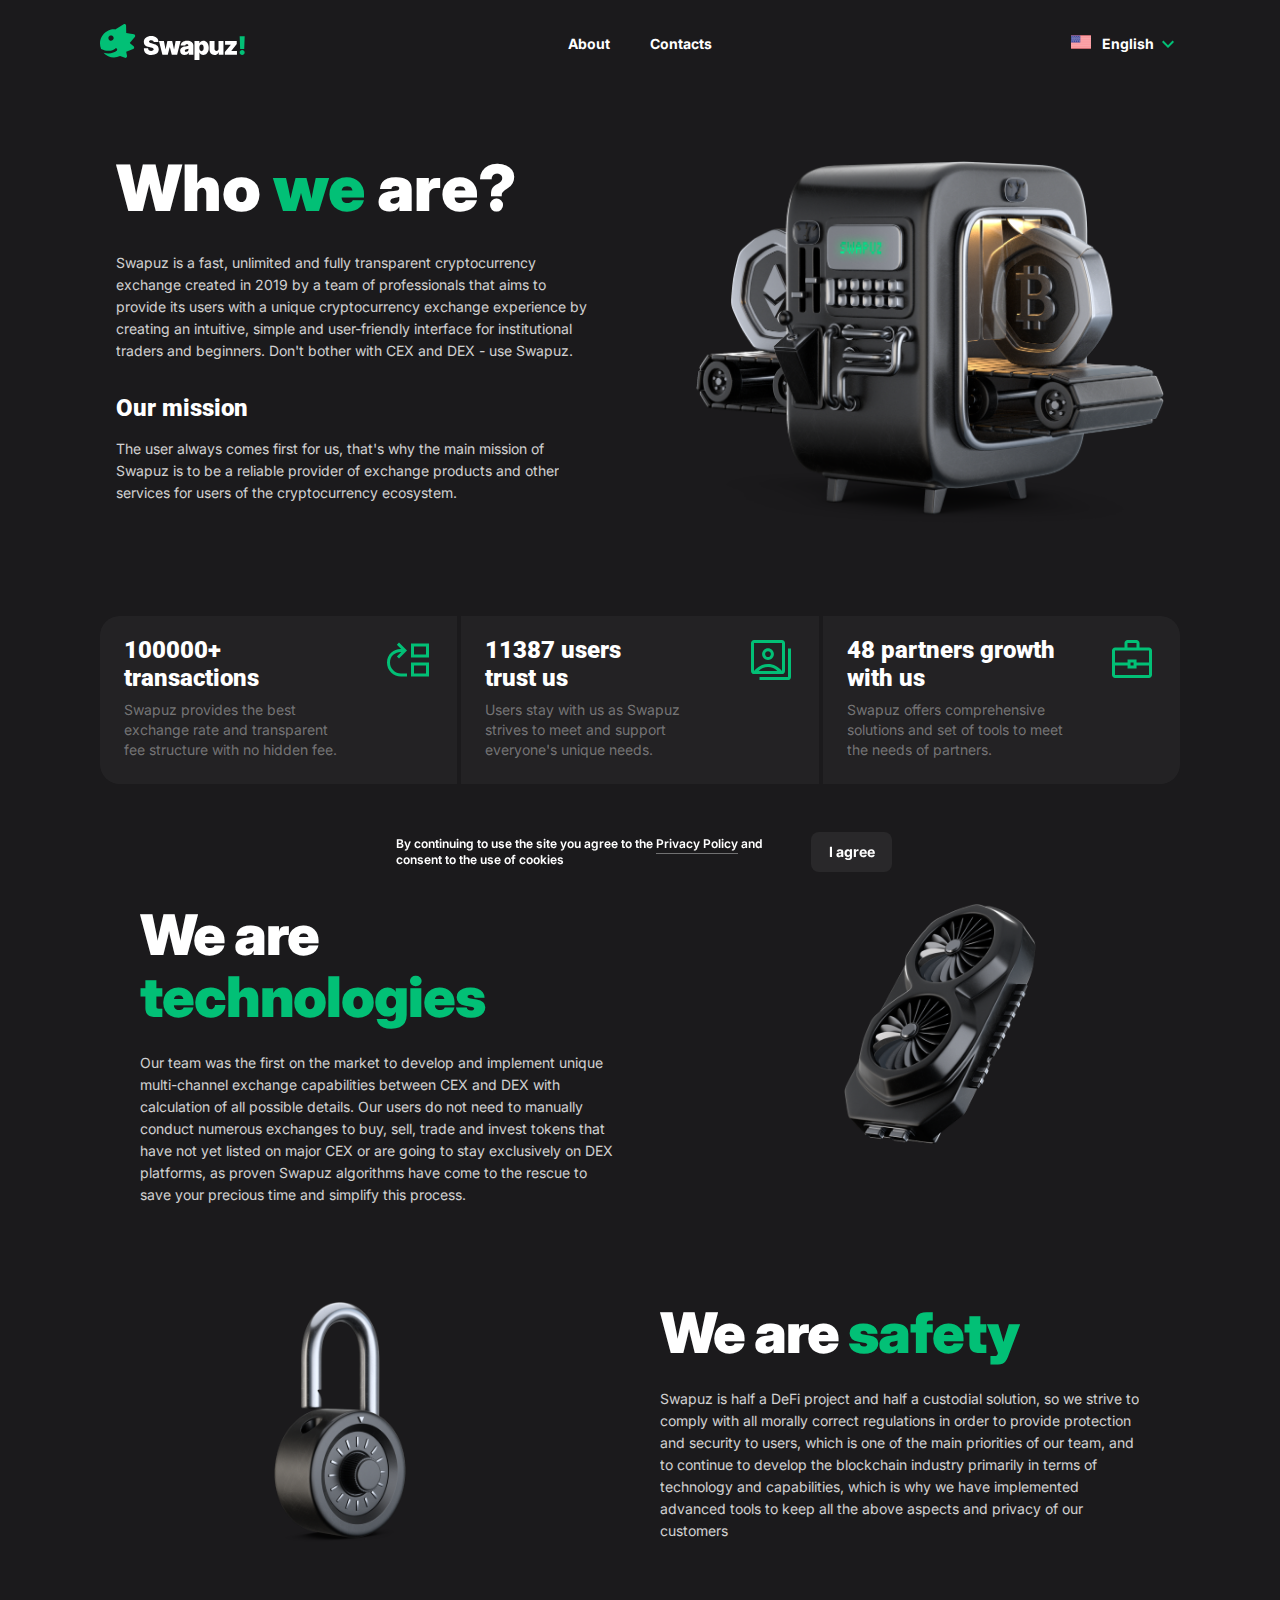
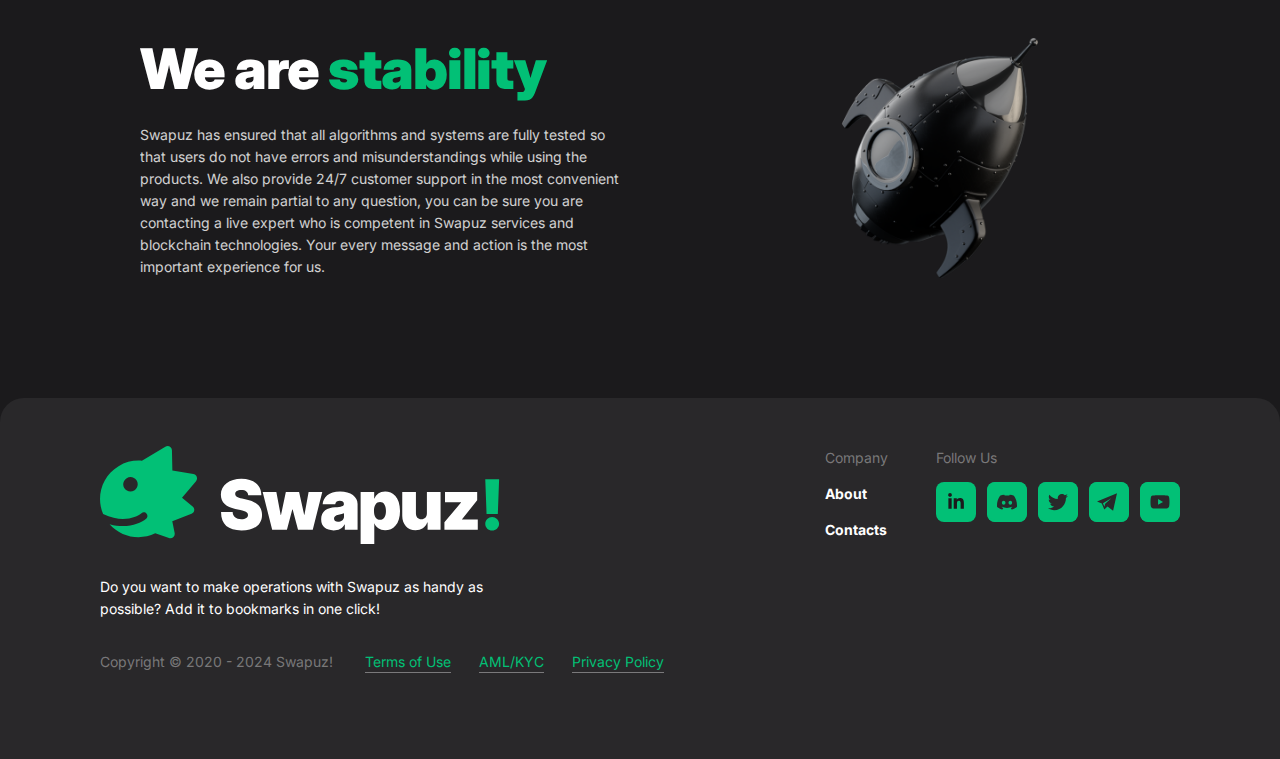
<file: about-us.html>
<!DOCTYPE html>
<html lang="en">

<head>
    <meta charset="UTF-8">
    <meta name="viewport" content="width=device-width, initial-scale=1.0">
    <title>Document</title>
    <link rel="stylesheet" href="./css/main.css">
    <link rel="stylesheet" href="./css/media.css">
</head>

<body>
    <header class="header">
        <div class="container">
            <div class="header-block header-block_desktop">
                <div class="header-block-main">
                    <a href="./index.html" class="router-link-active router-link-exact-active">
                        <img src="./img/logo.svg" alt="logo">
                    </a>
                </div>
                <div class="nav-menu">
                    <a href="./about-us.html" class="item">About</a>
                    <a href="./contact.html" class="item">Contacts</a>
                </div>
                <div class="lang" id="lang">
                    <span class="flag">
                        <img src="./img/en.svg" alt="Active Lang" id="active-lang-img">
                    </span>
                    <div class="selected-lang-text">
                        <span id="active-lang-text">
                            English
                        </span>
                        <img src="./img/chewron-down.svg" alt="chewron-down">
                    </div>
                    <div class="selected-lang-text_mob" id="active-lang-text-mobile">En</div>
                    <div class="lang--block d-none" id="lang-list">
                        <div class="item d-none" data-value="en">
                            <span class="flag">
                                <img src="./img/en.svg" alt="english">
                            </span>
                            <span class="lang-text">
                                English
                            </span>
                        </div>
                        <div class="item" data-value="ru">
                            <span class="flag">
                                <img src="./img/ru.svg" alt="Русский">
                            </span>
                            <span class="lang-text">
                                Русский
                            </span>
                        </div>
                        <div class="item" data-value="de">
                            <span class="flag">
                                <img src="./img/de.svg" alt="deutsch">
                            </span>
                            <span class="lang-text">
                                Deutsch
                            </span>
                        </div>
                        <div class="item" data-value="ua">
                            <span class="flag">
                                <img src="./img/ua.svg" alt="Українська">
                            </span>
                            <span class="lang-text">
                                Українська
                            </span>
                        </div>
                    </div>
                </div>
            </div>
            <div class="header-block header-block_mob">
                <div class="menu-block d-none" data-mobile-header-menu>
                    <div class="menu">
                        <div class="burger burger-close" data-mobile-header-menu-close>
                            <img src="./img/close.svg" alt="Close">
                        </div>
                    </div>
                    <div class="nav-menu">
                        <div class="item"><a href="./index.html">Main</a></div>
                        <div class="item"><a href="./about-us.html">About</a></div>
                        <div class="item"><a href="./contact.html">Contacts</a></div>
                    </div>
                </div>
                <div class="menu">
                    <div class="burger" data-mobile-burger>
                        <img src="./img/burger.svg" alt="Burger">
                    </div>
                    <a aria-current="page" href="./index.html" class="router-link-active router-link-exact-active">
                        <img src="./img/logo.svg" alt="Logo">
                    </a>
                    <div class="lang_block">
                        <div class="lang" data-lang-mobile>
                            <span class="flag">
                                <img src="./img/en.svg" alt="English">
                            </span>
                            <div class="selected-lang-text_mob">En</div>
                        </div>
                        <div class="menu-block d-none" data-lang-list-mobile>
                            <div class="menu">
                                <div class="burger burger-close" data-close-lang-list-mobile>
                                    <img src="./img/close.svg" alt="close">
                                </div>
                            </div>
                            <div class="nav-menu">
                                <div class="item">
                                    <span class="flag">
                                        <img src="./img/en.svg" alt="English">
                                    </span>
                                    English
                                </div>
                                <div class="item">
                                    <span class="flag">
                                        <img src="./img/ru.svg" alt="Русский">
                                    </span>
                                    Русский
                                </div>
                                <div class="item">
                                    <span class="flag">
                                        <img src="./img/de.svg" alt="Deutsch">
                                    </span>
                                    Deutsch
                                </div>
                                <div class="item">
                                    <span class="flag">
                                        <img src="./img/ua.svg" alt="Українська">
                                    </span>
                                    Українська
                                </div>
                            </div>
                        </div>
                    </div>
                </div>
            </div>
        </div>
    </header>

    <section class="about-hero">
        <div class="container about-hero-banner">
            <div class="about-hero_content">
                <h1 class="title">
                    Who <span>we</span> are?
                </h1>
                <p class="desc">
                    Swapuz is a fast, unlimited and fully transparent cryptocurrency exchange created in 2019 by a team of professionals that aims to provide its users with a unique cryptocurrency exchange experience by creating an intuitive, simple and user-friendly interface for institutional traders and beginners. Don't bother with CEX and DEX - use Swapuz.
                </p>
                <h2 class="title2">Our mission</h2>
                <p class="desc">
                    The user always comes first for us, that's why the main mission of Swapuz is to be a reliable provider of exchange products and other services for users of the cryptocurrency ecosystem.
                </p>
            </div>
            <div class="about-hero_img">
                <img class="about-hero_img--mobile"  src="./img/about-banner-mobile.png" alt="Who we are?">
                <img class="about-hero_img--desktop" src="./img/about-banner.png" alt="Who we are?">
            </div>
        </div>

        <div class="about-features-plates">
            <div class="container">
                <div class="about-features-plates_block">
                    <div class="about-features-plates--item">
                        <div class="about-features-plates--item-content">
                            <h3 class="title">100000+ transactions</h3>
                            <p class="desc">
                                Swapuz provides the best exchange rate and transparent fee structure with no hidden fee.
                            </p>
                        </div>
                        <img src="./img/transactions.svg" alt="100000+ transactions">
                    </div>
                    <div class="about-features-plates--item">
                        <div class="about-features-plates--item-content">
                            <h3 class="title">11387 users <br> trust us </h3>
                            <p class="desc">Users stay with us as Swapuz strives to meet and support everyone's unique needs.</p>
                        </div>
                        <img src="./img/users.svg" alt="Users stay with us as">
                    </div>
                    <div class="about-features-plates--item">
                        <div class="about-features-plates--item-content">
                            <h3 class="title">48 partners growth with us </h3>
                            <p class="desc">Swapuz offers comprehensive solutions and set of tools to meet the needs of partners.</p>
                        </div>
                        <img src="./img/partners.svg" alt="partners growth with us">
                    </div>
                </div>
            </div>
        </div>
    </section>

    <div class="about-features">
        <div class="container">
            <div class="about-features_block">
                <div class="item">
                    <div class="text">
                        <h3 class="title">
                            We are <span>technologies</span>
                        </h3>
                        <p class="desc">
                            Our team was the first on the market to develop and implement unique multi-channel exchange capabilities between CEX and DEX with calculation of all possible details. Our users do not need to manually conduct numerous exchanges to buy, sell, trade and invest tokens that have not yet listed on major CEX or are going to stay exclusively on DEX platforms, as proven Swapuz algorithms have come to the rescue to save your precious time and simplify this process.
                        </p>
                    </div>
                    <div class="img">
                        <img class="about-features_img--desktop" src="./img/technologies.png" alt="We are technologies">
                        <img class="about-features_img--mobile" src="./img/technologies-mobile.png" alt="We are technologies">
                    </div>
                </div>
                <div class="item item--reverse">
                    <div class="text">
                        <h3 class="title">
                            We are <span>safety</span>
                        </h3>
                        <p class="desc">
                            Swapuz is half a DeFi project and half a custodial solution, so we strive to comply with all morally correct regulations in order to provide protection and security to users, which is one of the main priorities of our team, and to continue to develop the blockchain industry primarily in terms of technology and capabilities, which is why we have implemented advanced tools to keep all the above aspects and privacy of our customers
                        </p>
                    </div>
                    <div class="img">
                        <img class="about-features_img--desktop" src="./img/safety.png" alt="We are safety">
                        <img class="about-features_img--mobile" src="./img/safety-mobile.png" alt="We are safety">
                    </div>
                </div>
                <div class="item">
                    <div class="text">
                        <h3 class="title">
                            We are <span>stability</span>
                        </h3>
                        <p class="desc">
                            Swapuz has ensured that all algorithms and systems are fully tested so that users do not have errors and misunderstandings while using the products. We also provide 24/7 customer support in the most convenient way and we remain partial to any question, you can be sure you are contacting a live expert who is competent in Swapuz services and blockchain technologies. Your every message and action is the most important experience for us.
                        </p>
                    </div>
                    <div class="img">
                        <img class="about-features_img--desktop" src="./img/stability.png" alt="We are stability">
                        <img class="about-features_img--mobile" src="./img/stability-mobile.png" alt="We are stability">
                    </div>
                </div>
            </div>
        </div>
    </div>

    <footer class="footer">
        <div class="container">
            <div class="footer-info">
                <div class="footer_main">
                    <img src="./img/logo.svg" alt="Logo">
                    <p class="footer_main--text">
                        Do you want to make operations with Swapuz as handy as possible? Add
                        it to bookmarks in one click!
                    </p>
                </div>
                <div class="footer_links">
                    <div class="footer_links-nav">
                        <div class="footer_links--item">
                            <h4 class="title">Company</h4>
                            <a href="./about-us.html" class="link">About</a>
                            <a href="./contact.html" class="link">Contacts</a>
                        </div>
                    </div>
                    <div class="footer_links-socials">
                        <div class="footer_links--item">
                            <h4 class="title">Follow Us</h4>
                            <div class="socials">
                                <a href="#" target="_blank" rel="nofollow">
                                    <img src="./img/linkedin.svg" alt="linkedin">
                                </a>
                                <a href="#" target="_blank" rel="nofollow">
                                    <img src="./img/discord.svg" alt="discord">
                                </a>
                                <a href="#" target="_blank" rel="nofollow">
                                    <img src="./img/twitter.svg" alt="twitter">
                                </a>
                                <a href="#" target="_blank" rel="nofollow">
                                    <img src="./img/telegram.svg" alt="telegram">
                                </a>
                                <a href="#" target="_blank">
                                    <img src="./img/youtube.svg" alt="youtube">
                                </a>
                            </div>
                        </div>
                    </div>
                </div>
            </div>
            <div class="footer-copyrights">
                Copyright © 2020 - 2024 Swapuz!
                <div class="footer-copyrights_links">
                    <a href="./terms-of-use.html" class="">Terms of Use</a>
                    <a href="./terms-of-use.html#amlProcedure" class=""> AML/KYC </a>
                    <a href="./privacy-policy.html" class="">Privacy Policy</a>
                </div>
            </div>
        </div>
    </footer>

    <div class="allow-cookies-message d-none" id="cookies-banner">
        <div class="message">
            <p>By continuing to use the site you agree to the
                <a href="./privacy-policy.html" class="">Privacy Policy</a>
                and consent to the use of cookies
            </p>
            <div class="button" id="agree-use-cookies">I agree</div>
        </div>
    </div>

    <script src="./js/jquery.min.js"></script>
    <script src="./js/main.js"></script>
</body>

</html>
</file>
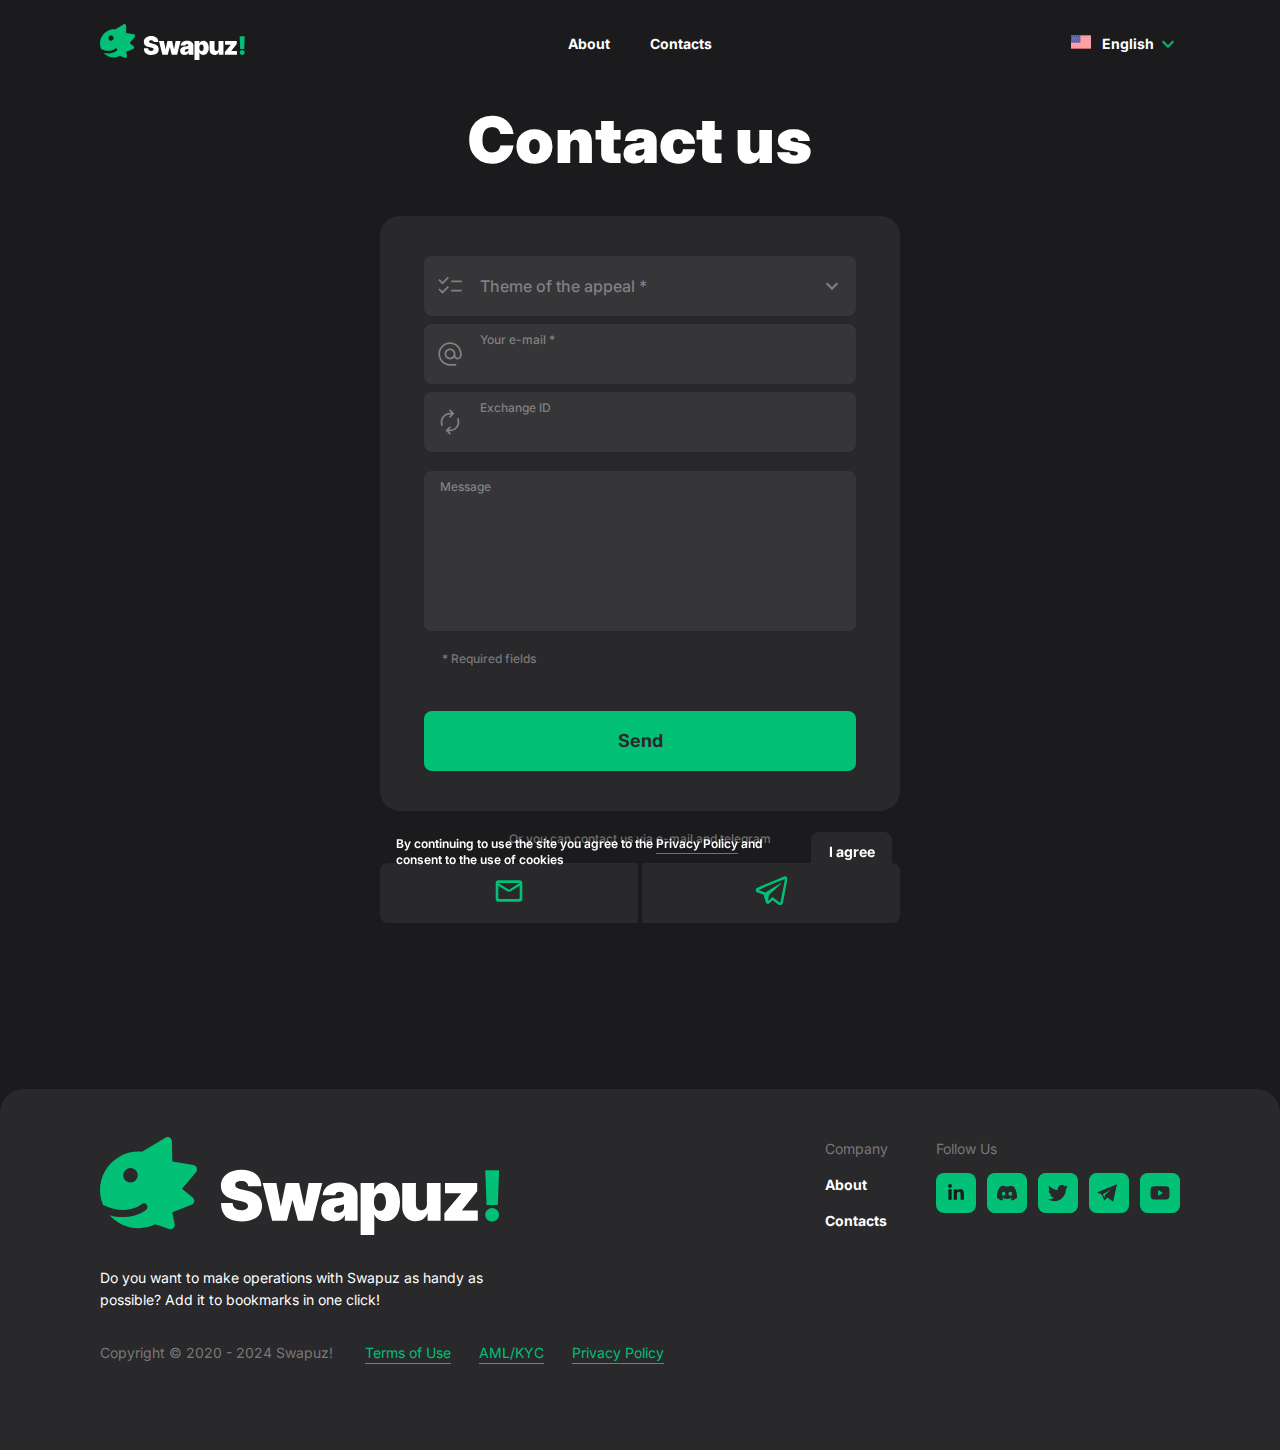
<file: contact.html>
<!DOCTYPE html>
<html lang="en">

<head>
    <meta charset="UTF-8">
    <meta name="viewport" content="width=device-width, initial-scale=1.0">
    <title>Document</title>
    <link rel="stylesheet" href="./css/main.css">
    <link rel="stylesheet" href="./css/media.css">
</head>

<body>
    <header class="header">
        <div class="container">
            <div class="header-block header-block_desktop">
                <div class="header-block-main">
                    <a href="./index.html" class="router-link-active router-link-exact-active">
                        <img src="./img/logo.svg" alt="logo">
                    </a>
                </div>
                <div class="nav-menu">
                    <a href="./about-us.html" class="item">About</a>
                    <a href="./contact.html" class="item">Contacts</a>
                </div>
                <div class="lang" id="lang">
                    <span class="flag">
                        <img src="./img/en.svg" alt="Active Lang" id="active-lang-img">
                    </span>
                    <div class="selected-lang-text">
                        <span id="active-lang-text">
                            English
                        </span>
                        <img src="./img/chewron-down.svg" alt="chewron-down">
                    </div>
                    <div class="selected-lang-text_mob" id="active-lang-text-mobile">En</div>
                    <div class="lang--block d-none" id="lang-list">
                        <div class="item d-none" data-value="en">
                            <span class="flag">
                                <img src="./img/en.svg" alt="english">
                            </span>
                            <span class="lang-text">
                                English
                            </span>
                        </div>
                        <div class="item" data-value="ru">
                            <span class="flag">
                                <img src="./img/ru.svg" alt="Русский">
                            </span>
                            <span class="lang-text">
                                Русский
                            </span>
                        </div>
                        <div class="item" data-value="de">
                            <span class="flag">
                                <img src="./img/de.svg" alt="deutsch">
                            </span>
                            <span class="lang-text">
                                Deutsch
                            </span>
                        </div>
                        <div class="item" data-value="ua">
                            <span class="flag">
                                <img src="./img/ua.svg" alt="Українська">
                            </span>
                            <span class="lang-text">
                                Українська
                            </span>
                        </div>
                    </div>
                </div>
            </div>
            <div class="header-block header-block_mob">
                <div class="menu-block d-none" data-mobile-header-menu>
                    <div class="menu">
                        <div class="burger burger-close" data-mobile-header-menu-close>
                            <img src="./img/close.svg" alt="Close">
                        </div>
                    </div>
                    <div class="nav-menu">
                        <div class="item"><a href="./index.html">Main</a></div>
                        <div class="item"><a href="./about-us.html">About</a></div>
                        <div class="item"><a href="./contact.html">Contacts</a></div>
                    </div>
                </div>
                <div class="menu">
                    <div class="burger" data-mobile-burger>
                        <img src="./img/burger.svg" alt="Burger">
                    </div>
                    <a aria-current="page" href="./index.html" class="router-link-active router-link-exact-active">
                        <img src="./img/logo.svg" alt="Logo">
                    </a>
                    <div class="lang_block">
                        <div class="lang" data-lang-mobile>
                            <span class="flag">
                                <img src="./img/en.svg" alt="English">
                            </span>
                            <div class="selected-lang-text_mob">En</div>
                        </div>
                        <div class="menu-block d-none" data-lang-list-mobile>
                            <div class="menu">
                                <div class="burger burger-close" data-close-lang-list-mobile>
                                    <img src="./img/close.svg" alt="close">
                                </div>
                            </div>
                            <div class="nav-menu">
                                <div class="item">
                                    <span class="flag">
                                        <img src="./img/en.svg" alt="English">
                                    </span>
                                    English
                                </div>
                                <div class="item">
                                    <span class="flag">
                                        <img src="./img/ru.svg" alt="Русский">
                                    </span>
                                    Русский
                                </div>
                                <div class="item">
                                    <span class="flag">
                                        <img src="./img/de.svg" alt="Deutsch">
                                    </span>
                                    Deutsch
                                </div>
                                <div class="item">
                                    <span class="flag">
                                        <img src="./img/ua.svg" alt="Українська">
                                    </span>
                                    Українська
                                </div>
                            </div>
                        </div>
                    </div>
                </div>
            </div>
        </div>
    </header>

    <section class="contact-us">
        <div class="contact-us-wrap">
            <h1 class="h1">Contact us</h1>
            <div class="contact-us_form">
                <div class="contact-us_form--inputs">
                    <div class="theme">
                        <div class="select-wrapper">
                            <div class="selected-item selected-item--unselected" data-contact-us-theme-dropdown-open>
                                <svg width="28" height="28" viewBox="0 0 28 28" fill="none" xmlns="http://www.w3.org/2000/svg" class="icon"><path d="M6.4737 21.7579L2.33203 17.6163L3.55703 16.3913L6.4737 19.2788L11.6945 14.0579L12.9195 15.3121L6.4737 21.7579ZM6.4737 12.4246L2.33203 8.28294L3.55703 7.05794L6.4737 9.94544L11.6945 4.72461L12.9195 5.97878L6.4737 12.4246ZM15.1654 19.5413V17.7913H25.6654V19.5413H15.1654ZM15.1654 10.2079V8.45794H25.6654V10.2079H15.1654Z" fill="white" fill-opacity="0.38"></path></svg>
                                <div class="text">
                                    <label>Theme of the appeal *</label>
                                    <span data-contact-us-theme-value></span>
                                </div>
                                <svg width="24" height="24" viewBox="0 0 24 24" fill="none" xmlns="http://www.w3.org/2000/svg" class="arrow"><g clip-path="url(#clip0_1976_6105)"><path d="M7.41 8.58984L12 13.1698L16.59 8.58984L18 9.99984L12 15.9998L6 9.99984L7.41 8.58984Z" fill="#02C076"></path></g><defs><clipPath id="clip0_1976_6105"><rect width="24" height="24" fill="white"></rect></clipPath></defs></svg>
                            </div>
                            <div class="dropdown d-none" data-contact-us-theme-list>
                                <div class="title dropdown__mobile">Theme of the appeal
                                    <svg width="40" height="40" viewBox="0 0 40 40" fill="none" xmlns="http://www.w3.org/2000/svg"><rect width="40" height="40" rx="8" fill="#29282A"></rect><path d="M12.3004 29.1004L10.9004 27.7004L18.6004 20.0004L10.9004 12.3004L12.3004 10.9004L20.0004 18.6004L27.7004 10.9004L29.1004 12.3004L21.4004 20.0004L29.1004 27.7004L27.7004 29.1004L20.0004 21.4004L12.3004 29.1004Z" fill="#02C076"></path></svg>
                                </div>
                                <div class="item">
                                    <div data-contact-us-theme-item>Funds not received</div>
                                </div>
                                <div class="item">
                                    <div data-contact-us-theme-item>The amount received is incorrect</div>
                                </div>
                                <div class="item">
                                    <div data-contact-us-theme-item>Sent a deposit on the wrong network</div>
                                </div>
                                <div class="item">
                                    <div data-contact-us-theme-item>Online support does not respond</div>
                                </div>
                                <div class="item">
                                    <div data-contact-us-theme-item>Incorrect memo indicated</div>
                                </div>
                                <div class="item">
                                    <div data-contact-us-theme-item>Sent less than the deposit amount</div>
                                </div>
                                <div class="item">
                                    <div data-contact-us-theme-item>Sent an amount greater than the deposit amount</div>
                                </div>
                                <div class="item">
                                    <div data-contact-us-theme-item>Status not changed</div>
                                </div>
                                <div class="item">
                                    <div data-contact-us-theme-item>Sent OLD token</div>
                                </div>
                                <div class="item">
                                    <div data-contact-us-theme-item>Become a Partner</div>
                                </div>
                                <div class="item">
                                    <div data-contact-us-theme-item>Affiliate Offer</div>
                                </div>
                                <div class="item">
                                    <div data-contact-us-theme-item>Other</div>
                                </div>
                            </div>
                        </div>
                    </div>
                    <div class="input-state">
                        <input type="text" data-email>
                        <label>Your e-mail *</label>
                        <svg width="28" height="28" viewBox="0 0 28 28" fill="none" xmlns="http://www.w3.org/2000/svg" class="svg"><path d="M13.9987 25.6663C12.3848 25.6663 10.8681 25.3601 9.4487 24.7476C8.02925 24.1351 6.79453 23.3038 5.74453 22.2538C4.69453 21.2038 3.86328 19.9691 3.25078 18.5497C2.63828 17.1302 2.33203 15.6136 2.33203 13.9997C2.33203 12.3858 2.63828 10.8691 3.25078 9.44968C3.86328 8.03023 4.69453 6.79551 5.74453 5.74551C6.79453 4.69551 8.02925 3.86426 9.4487 3.25176C10.8681 2.63926 12.3848 2.33301 13.9987 2.33301C15.6126 2.33301 17.1293 2.63926 18.5487 3.25176C19.9681 3.86426 21.2029 4.69551 22.2529 5.74551C23.3029 6.79551 24.1341 8.03023 24.7466 9.44968C25.3591 10.8691 25.6654 12.3858 25.6654 13.9997V15.5455C25.6654 16.6344 25.2813 17.5531 24.5133 18.3018C23.7452 19.0504 22.807 19.4247 21.6987 19.4247C20.9987 19.4247 20.3376 19.2545 19.7154 18.9143C19.0931 18.574 18.6168 18.0927 18.2862 17.4705C17.7806 18.1316 17.1487 18.6226 16.3904 18.9434C15.632 19.2643 14.8348 19.4247 13.9987 19.4247C12.482 19.4247 11.1938 18.8997 10.1341 17.8497C9.07439 16.7997 8.54453 15.5163 8.54453 13.9997C8.54453 12.483 9.07439 11.19 10.1341 10.1205C11.1938 9.05106 12.482 8.51634 13.9987 8.51634C15.5154 8.51634 16.8036 9.05106 17.8633 10.1205C18.923 11.19 19.4529 12.483 19.4529 13.9997V15.5455C19.4529 16.1483 19.6716 16.6538 20.1091 17.0622C20.5466 17.4705 21.0765 17.6747 21.6987 17.6747C22.3015 17.6747 22.8216 17.4705 23.2591 17.0622C23.6966 16.6538 23.9154 16.1483 23.9154 15.5455V13.9997C23.9154 11.2386 22.9529 8.89551 21.0279 6.97051C19.1029 5.04551 16.7598 4.08301 13.9987 4.08301C11.2376 4.08301 8.89453 5.04551 6.96953 6.97051C5.04453 8.89551 4.08203 11.2386 4.08203 13.9997C4.08203 16.7608 5.04453 19.1038 6.96953 21.0288C8.89453 22.9538 11.2376 23.9163 13.9987 23.9163H20.2404V25.6663H13.9987ZM13.9987 17.6747C15.0293 17.6747 15.9043 17.3198 16.6237 16.6101C17.3431 15.9004 17.7029 15.0302 17.7029 13.9997C17.7029 12.9497 17.3431 12.065 16.6237 11.3455C15.9043 10.6261 15.0293 10.2663 13.9987 10.2663C12.9681 10.2663 12.0931 10.6261 11.3737 11.3455C10.6543 12.065 10.2945 12.9497 10.2945 13.9997C10.2945 15.0302 10.6543 15.9004 11.3737 16.6101C12.0931 17.3198 12.9681 17.6747 13.9987 17.6747Z" fill="white" fill-opacity="0.38"></path></svg>
                    </div>
                    <div class="input-state">
                        <input type="text">
                        <label>Exchange ID</label>
                        <svg width="28" height="28" viewBox="0 0 28 28" fill="none" xmlns="http://www.w3.org/2000/svg" class="svg"><path d="M5.71797 18.3456C5.32908 17.6456 5.05686 16.9407 4.9013 16.231C4.74575 15.5213 4.66797 14.797 4.66797 14.0581C4.66797 11.5109 5.58672 9.31849 7.42422 7.48099C9.26172 5.64349 11.4541 4.72474 14.0013 4.72474H15.2555L12.9221 2.39141L14.0596 1.25391L18.4055 5.59974L14.0596 9.94557L12.893 8.77891L15.1971 6.47474H14.0013C11.9207 6.47474 10.1367 7.21849 8.64922 8.70599C7.16172 10.1935 6.41797 11.9775 6.41797 14.0581C6.41797 14.622 6.47144 15.1567 6.57839 15.6622C6.68533 16.1678 6.81658 16.6442 6.97214 17.0914L5.71797 18.3456ZM13.8846 26.8331L9.5388 22.4872L13.8846 18.1414L15.0221 19.2789L12.6888 21.6122H14.0013C16.0819 21.6122 17.8659 20.8685 19.3534 19.381C20.8409 17.8935 21.5846 16.1095 21.5846 14.0289C21.5846 13.465 21.536 12.9303 21.4388 12.4247C21.3416 11.9192 21.1957 11.4428 21.0013 10.9956L22.2555 9.74141C22.6444 10.4414 22.9214 11.1463 23.0867 11.856C23.252 12.5657 23.3346 13.29 23.3346 14.0289C23.3346 16.5761 22.4159 18.7685 20.5784 20.606C18.7409 22.4435 16.5485 23.3622 14.0013 23.3622H12.6888L15.0221 25.6956L13.8846 26.8331Z" fill="white" fill-opacity="0.38"></path></svg>
                    </div>
                    <div class="input-state input-state_textarea">
                        <textarea></textarea>
                        <label>Message</label>
                    </div>
                    <div class="desc">* Required fields</div>
                    <div class="main_button main_button-disabled">Send</div>
                </div>
            </div>
            <div class="contact-us_info">
                <p class="desc">Or you can contact us via e-mail and telegram</p>
                <div class="buttons">
                    <a href="mailto:#" class="item">
                        <img src="./img/mail.svg" alt="contact us with a Mail">
                    </a>
                    <a href="https://t.me/#" class="item">
                        <img src="./img/contact-us-telegram.svg" alt="contact us with a telegram">
                    </a>
                </div>
            </div>
        </div>
    </section>

    <footer class="footer">
        <div class="container">
            <div class="footer-info">
                <div class="footer_main">
                    <img src="./img/logo.svg" alt="Logo">
                    <p class="footer_main--text">
                        Do you want to make operations with Swapuz as handy as possible? Add
                        it to bookmarks in one click!
                    </p>
                </div>
                <div class="footer_links">
                    <div class="footer_links-nav">
                        <div class="footer_links--item">
                            <h4 class="title">Company</h4>
                            <a href="./about-us.html" class="link">About</a>
                            <a href="./contact.html" class="link">Contacts</a>
                        </div>
                    </div>
                    <div class="footer_links-socials">
                        <div class="footer_links--item">
                            <h4 class="title">Follow Us</h4>
                            <div class="socials">
                                <a href="#" target="_blank" rel="nofollow">
                                    <img src="./img/linkedin.svg" alt="linkedin">
                                </a>
                                <a href="#" target="_blank" rel="nofollow">
                                    <img src="./img/discord.svg" alt="discord">
                                </a>
                                <a href="#" target="_blank" rel="nofollow">
                                    <img src="./img/twitter.svg" alt="twitter">
                                </a>
                                <a href="#" target="_blank" rel="nofollow">
                                    <img src="./img/telegram.svg" alt="telegram">
                                </a>
                                <a href="#" target="_blank">
                                    <img src="./img/youtube.svg" alt="youtube">
                                </a>
                            </div>
                        </div>
                    </div>
                </div>
            </div>
            <div class="footer-copyrights">
                Copyright © 2020 - 2024 Swapuz!
                <div class="footer-copyrights_links">
                    <a href="./terms-of-use.html" class="">Terms of Use</a>
                    <a href="./terms-of-use.html#amlProcedure" class=""> AML/KYC </a>
                    <a href="./privacy-policy.html" class="">Privacy Policy</a>
                </div>
            </div>
        </div>
    </footer>

    <div class="allow-cookies-message d-none" id="cookies-banner">
        <div class="message">
            <p>By continuing to use the site you agree to the
                <a href="./privacy-policy.html" class="">Privacy Policy</a>
                and consent to the use of cookies
            </p>
            <div class="button" id="agree-use-cookies">I agree</div>
        </div>
    </div>

    <script src="./js/jquery.min.js"></script>
    <script src="./js/main.js"></script>
    <script src="./js/input.js"></script>
    <script src="./js/contact-us.js"></script>
</body>

</html>
</file>
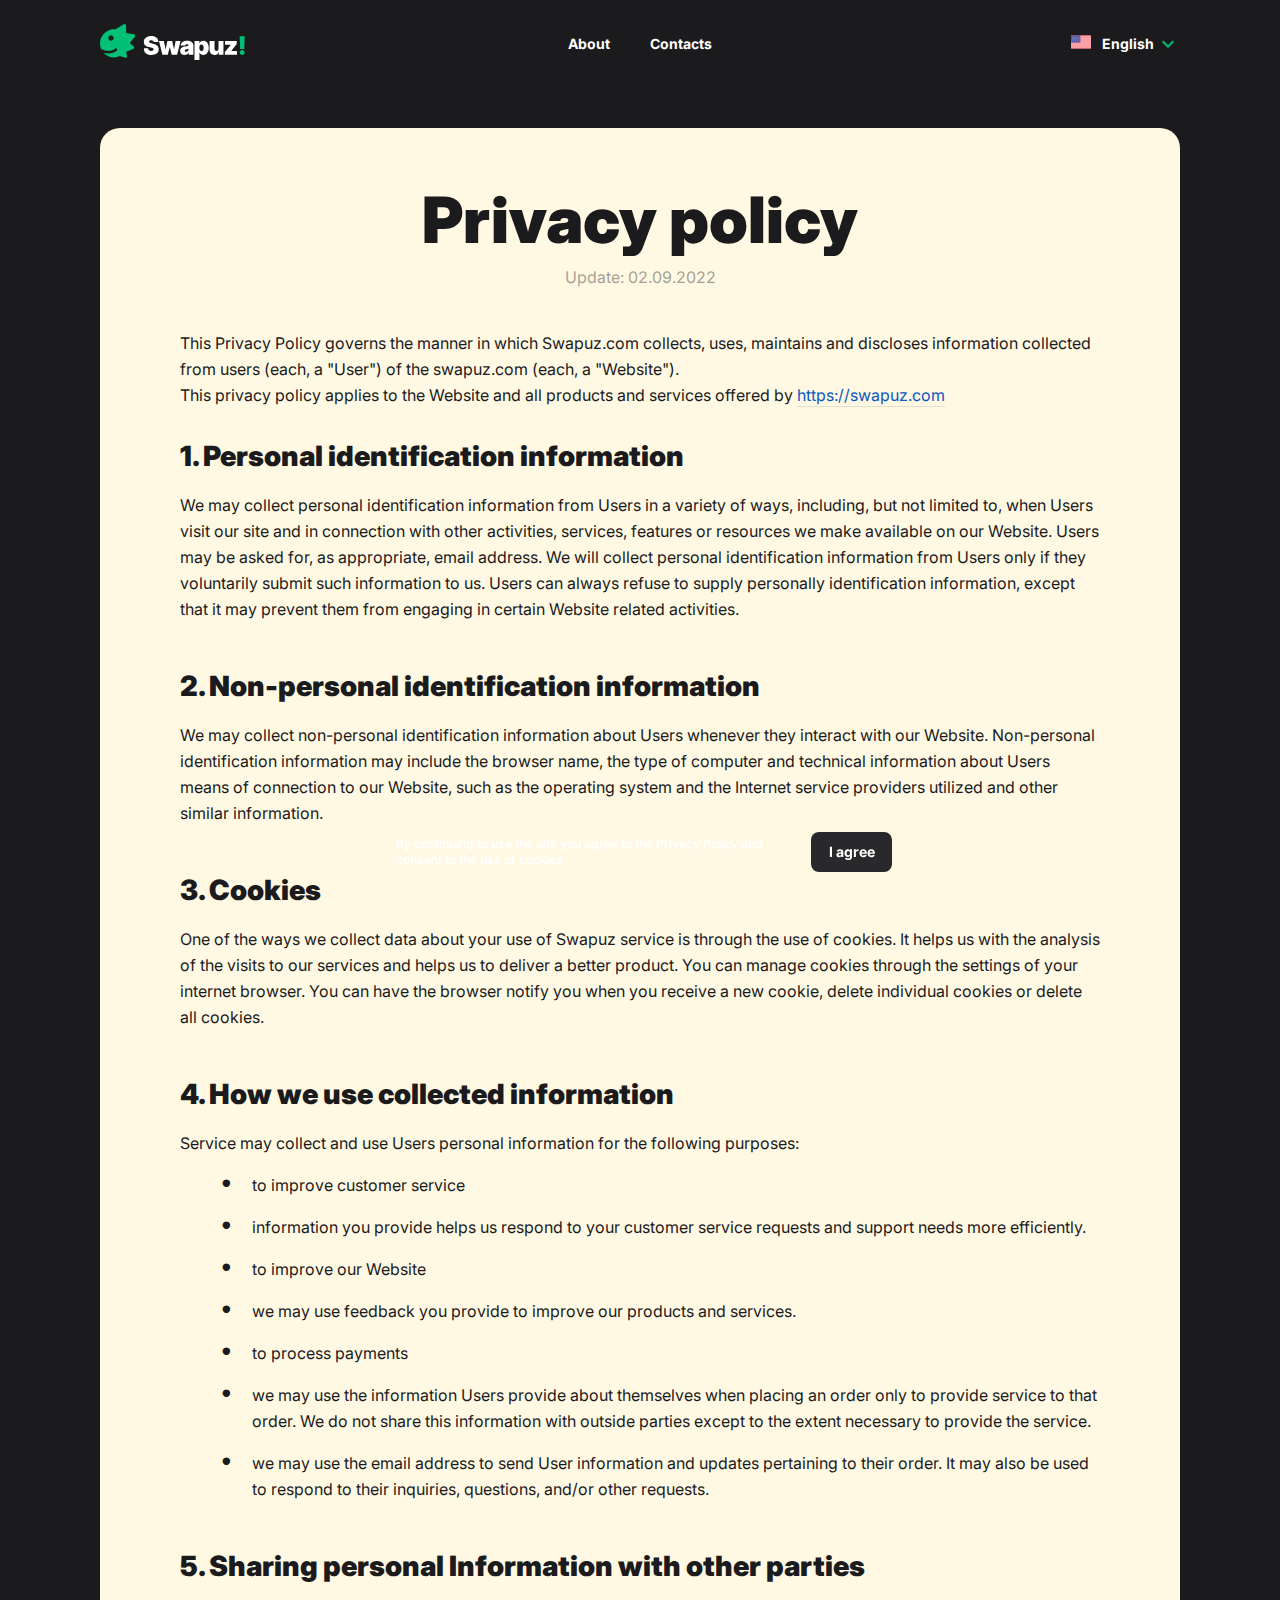
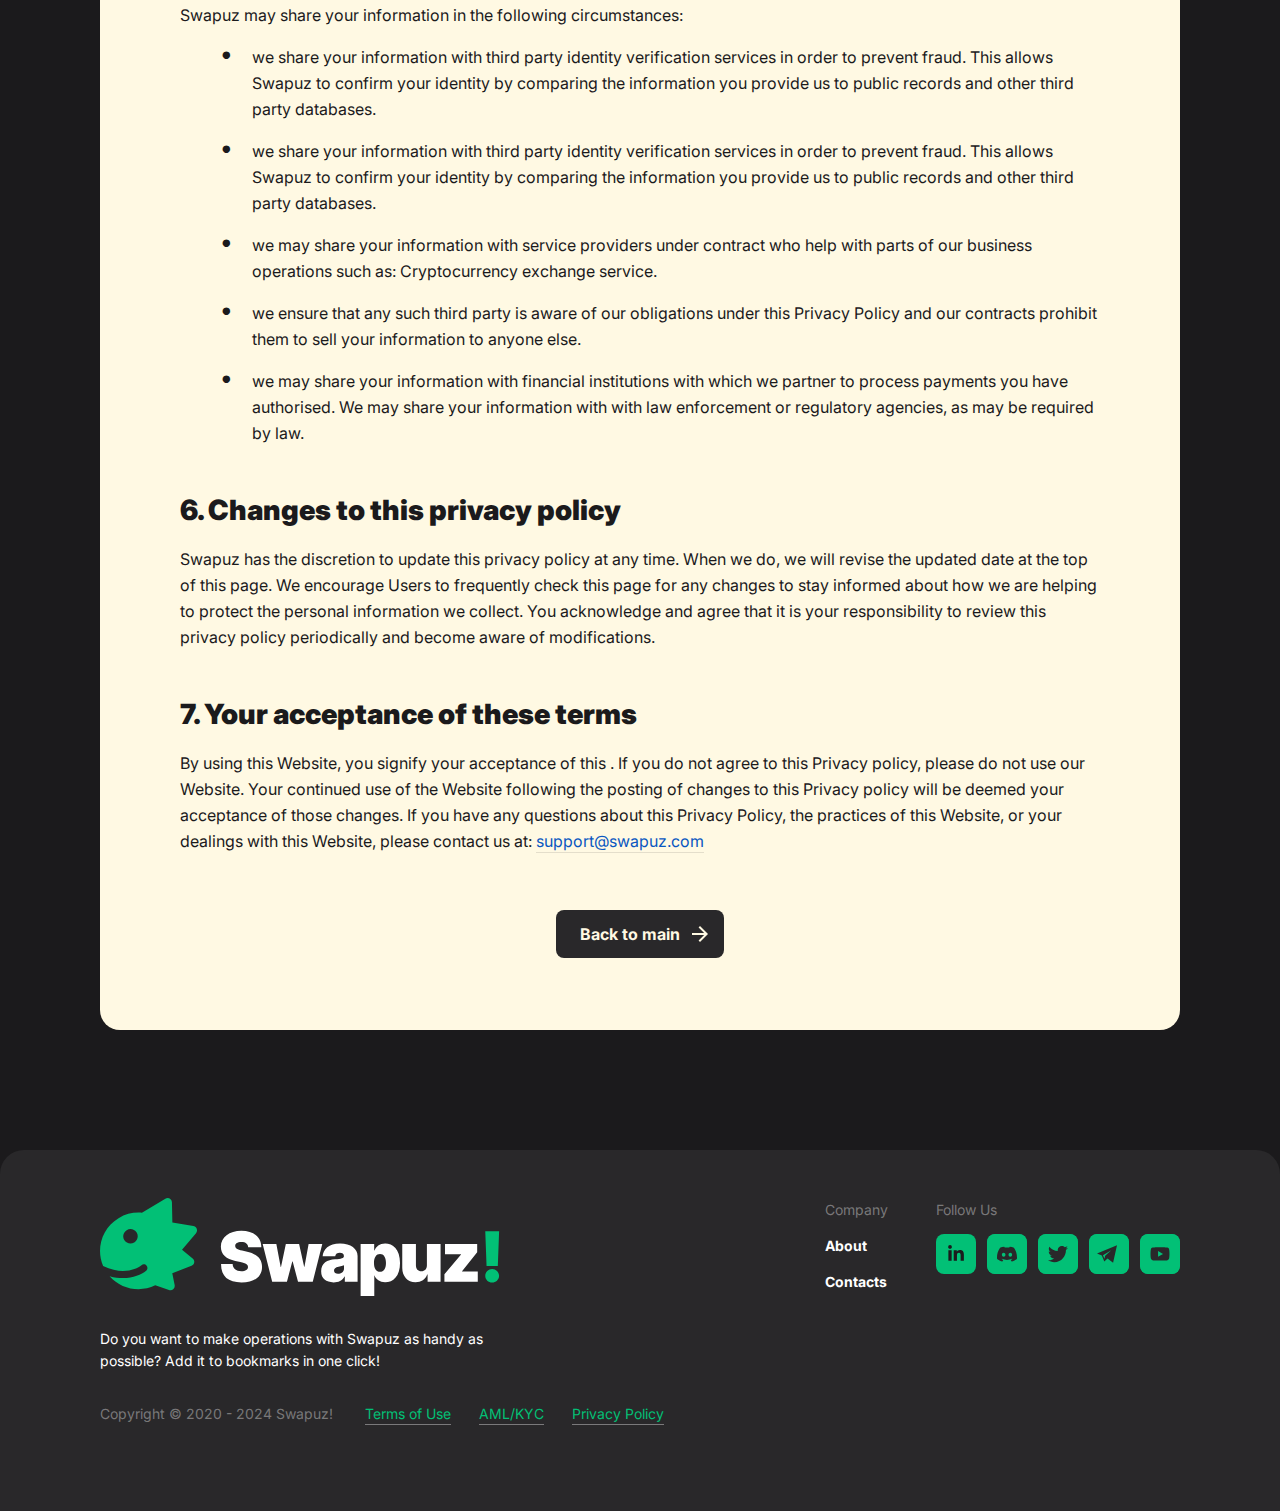
<file: privacy-policy.html>
<!DOCTYPE html>
<html lang="en">

<head>
    <meta charset="UTF-8">
    <meta name="viewport" content="width=device-width, initial-scale=1.0">
    <title>Document</title>
    <link rel="stylesheet" href="./css/main.css">
    <link rel="stylesheet" href="./css/media.css">
</head>

<body>
    <header class="header">
        <div class="container">
            <div class="header-block header-block_desktop">
                <div class="header-block-main">
                    <a href="./index.html" class="router-link-active router-link-exact-active">
                        <img src="./img/logo.svg" alt="logo">
                    </a>
                </div>
                <div class="nav-menu">
                    <a href="./about-us.html" class="item">About</a>
                    <a href="./contact.html" class="item">Contacts</a>
                </div>
                <div class="lang" id="lang">
                    <span class="flag">
                        <img src="./img/en.svg" alt="Active Lang" id="active-lang-img">
                    </span>
                    <div class="selected-lang-text">
                        <span id="active-lang-text">
                            English
                        </span>
                        <img src="./img/chewron-down.svg" alt="chewron-down">
                    </div>
                    <div class="selected-lang-text_mob" id="active-lang-text-mobile">En</div>
                    <div class="lang--block d-none" id="lang-list">
                        <div class="item d-none" data-value="en">
                            <span class="flag">
                                <img src="./img/en.svg" alt="english">
                            </span>
                            <span class="lang-text">
                                English
                            </span>
                        </div>
                        <div class="item" data-value="ru">
                            <span class="flag">
                                <img src="./img/ru.svg" alt="Русский">
                            </span>
                            <span class="lang-text">
                                Русский
                            </span>
                        </div>
                        <div class="item" data-value="de">
                            <span class="flag">
                                <img src="./img/de.svg" alt="deutsch">
                            </span>
                            <span class="lang-text">
                                Deutsch
                            </span>
                        </div>
                        <div class="item" data-value="ua">
                            <span class="flag">
                                <img src="./img/ua.svg" alt="Українська">
                            </span>
                            <span class="lang-text">
                                Українська
                            </span>
                        </div>
                    </div>
                </div>
            </div>
            <div class="header-block header-block_mob">
                <div class="menu-block d-none" data-mobile-header-menu>
                    <div class="menu">
                        <div class="burger burger-close" data-mobile-header-menu-close>
                            <img src="./img/close.svg" alt="Close">
                        </div>
                    </div>
                    <div class="nav-menu">
                        <div class="item"><a href="./index.html">Main</a></div>
                        <div class="item"><a href="./about-us.html">About</a></div>
                        <div class="item"><a href="./contact.html">Contacts</a></div>
                    </div>
                </div>
                <div class="menu">
                    <div class="burger" data-mobile-burger>
                        <img src="./img/burger.svg" alt="Burger">
                    </div>
                    <a aria-current="page" href="./index.html" class="router-link-active router-link-exact-active">
                        <img src="./img/logo.svg" alt="Logo">
                    </a>
                    <div class="lang_block">
                        <div class="lang" data-lang-mobile>
                            <span class="flag">
                                <img src="./img/en.svg" alt="English">
                            </span>
                            <div class="selected-lang-text_mob">En</div>
                        </div>
                        <div class="menu-block d-none" data-lang-list-mobile>
                            <div class="menu">
                                <div class="burger burger-close" data-close-lang-list-mobile>
                                    <img src="./img/close.svg" alt="close">
                                </div>
                            </div>
                            <div class="nav-menu">
                                <div class="item">
                                    <span class="flag">
                                        <img src="./img/en.svg" alt="English">
                                    </span>
                                    English
                                </div>
                                <div class="item">
                                    <span class="flag">
                                        <img src="./img/ru.svg" alt="Русский">
                                    </span>
                                    Русский
                                </div>
                                <div class="item">
                                    <span class="flag">
                                        <img src="./img/de.svg" alt="Deutsch">
                                    </span>
                                    Deutsch
                                </div>
                                <div class="item">
                                    <span class="flag">
                                        <img src="./img/ua.svg" alt="Українська">
                                    </span>
                                    Українська
                                </div>
                            </div>
                        </div>
                    </div>
                </div>
            </div>
        </div>
    </header>

    <section class="terms-of-use">
        <div class="container">
            <div class="terms_block">
                <h1 class="terms_title main-h1">Privacy policy </h1>
                <p class="terms_text terms_text-center"> Update: 02.09.2022 </p>
                <p class="terms_text">
                    <span>
                        This Privacy Policy governs the manner in which Swapuz.com collects,
                        uses, maintains and discloses information collected from users (each, a "User") of the
                        swapuz.com (each, a "Website"). <br> This privacy policy applies to the Website and all products
                        and services offered by
                        <a href="./index.html">https://swapuz.com</a>
                    </span>
                </p>
                <h2 class="terms-h2">1. Personal identification information</h2>
                <div class="terms-list--item terms_text"> We may collect personal identification information from Users
                    in a variety of ways, including, but not limited to, when Users visit our site and in connection
                    with other activities, services, features or resources we make available on our Website. Users may
                    be asked for, as appropriate, email address. We will collect personal identification information
                    from Users only if they voluntarily submit such information to us. Users can always refuse to supply
                    personally identification information, except that it may prevent them from engaging in certain
                    Website related activities. </div>
                <h2 class="terms-h2">2. Non-personal identification information</h2>
                <div class="terms-list--item terms_text"> We may collect non-personal identification information about
                    Users whenever they interact with our Website. Non-personal identification information may include
                    the browser name, the type of computer and technical information about Users means of connection to
                    our Website, such as the operating system and the Internet service providers utilized and other
                    similar information. </div>
                <h2 class="terms-h2">3. Cookies</h2>
                <div class="terms-list--item terms_text"> One of the ways we collect data about your use of Swapuz
                    service is through the use of cookies. It helps us with the analysis of the visits to our services
                    and helps us to deliver a better product. You can manage cookies through the settings of your
                    internet browser. You can have the browser notify you when you receive a new cookie, delete
                    individual cookies or delete all cookies. </div>
                <h2 class="terms-h2">4. How we use collected information</h2>
                <div class="terms-list--item terms_text"> Service may collect and use Users personal information for the
                    following purposes: </div>
                <div class="terms-list--item-lvl">
                    <div class="terms-list--item terms_text">
                        <div class="symbol">•</div> to improve customer service
                    </div>
                </div>
                <div class="terms-list--item-lvl">
                    <div class="terms-list--item terms_text">
                        <div class="symbol">•</div> information you provide helps us respond to your customer service
                        requests and support needs more efficiently.
                    </div>
                </div>
                <div class="terms-list--item-lvl">
                    <div class="terms-list--item terms_text">
                        <div class="symbol">•</div> to improve our Website
                    </div>
                </div>
                <div class="terms-list--item-lvl">
                    <div class="terms-list--item terms_text">
                        <div class="symbol">•</div> we may use feedback you provide to improve our products and
                        services.
                    </div>
                </div>
                <div class="terms-list--item-lvl">
                    <div class="terms-list--item terms_text">
                        <div class="symbol">•</div> to process payments
                    </div>
                </div>
                <div class="terms-list--item-lvl">
                    <div class="terms-list--item terms_text">
                        <div class="symbol">•</div> we may use the information Users provide about themselves when
                        placing an order only to provide service to that order. We do not share this information with
                        outside parties except to the extent necessary to provide the service.
                    </div>
                </div>
                <div class="terms-list--item-lvl">
                    <div class="terms-list--item terms_text">
                        <div class="symbol">•</div> we may use the email address to send User information and updates
                        pertaining to their order. It may also be used to respond to their inquiries, questions, and/or
                        other requests.
                    </div>
                </div>
                <h2 class="terms-h2">5. Sharing personal Information with other parties</h2>
                <div class="terms-list--item terms_text"> Swapuz may share your information in the following
                    circumstances: </div>
                <div class="terms-list--item-lvl">
                    <div class="terms-list--item terms_text">
                        <div class="symbol">•</div> we share your information with third party identity verification
                        services in order to prevent fraud. This allows Swapuz to confirm your identity by comparing the
                        information you provide us to public records and other third party databases.
                    </div>
                </div>
                <div class="terms-list--item-lvl">
                    <div class="terms-list--item terms_text">
                        <div class="symbol">•</div> we share your information with third party identity verification
                        services in order to prevent fraud. This allows Swapuz to confirm your identity by comparing the
                        information you provide us to public records and other third party databases.
                    </div>
                </div>
                <div class="terms-list--item-lvl">
                    <div class="terms-list--item terms_text">
                        <div class="symbol">•</div> we may share your information with service providers under contract
                        who help with parts of our business operations such as: Cryptocurrency exchange service.
                    </div>
                </div>
                <div class="terms-list--item-lvl">
                    <div class="terms-list--item terms_text">
                        <div class="symbol">•</div> we ensure that any such third party is aware of our obligations
                        under this Privacy Policy and our contracts prohibit them to sell your information to anyone
                        else.
                    </div>
                </div>
                <div class="terms-list--item-lvl">
                    <div class="terms-list--item terms_text">
                        <div class="symbol">•</div> we may share your information with financial institutions with which
                        we partner to process payments you have authorised. We may share your information with with law
                        enforcement or regulatory agencies, as may be required by law.
                    </div>
                </div>
                <h2 class="terms-h2">6. Changes to this privacy policy</h2>
                <div class="terms-list--item terms_text"> Swapuz has the discretion to update this privacy policy at any
                    time. When we do, we will revise the updated date at the top of this page. We encourage Users to
                    frequently check this page for any changes to stay informed about how we are helping to protect the
                    personal information we collect. You acknowledge and agree that it is your responsibility to review
                    this privacy policy periodically and become aware of modifications. </div>
                <h2 class="terms-h2">7. Your acceptance of these terms</h2>
                <div class="terms-list--item terms_text"><span>By using this Website, you signify your acceptance of
                        this . If you do not agree to this Privacy policy, please do not use our Website. Your continued
                        use of the Website following the posting of changes to this Privacy policy will be deemed your
                        acceptance of those changes. If you have any questions about this Privacy Policy, the practices
                        of this Website, or your dealings with this Website, please contact us at: <a
                            href="mailto:support@swapuz.com">support@swapuz.com</a></span></div>
                <div class="buttons">
                    <a href="./index.html" class="button">
                        Back to main
                        <img src="./img/arrow-back.svg" alt="Back to main" />
                    </a>
                </div>
            </div>
        </div>
    </section>

    <footer class="footer">
        <div class="container">
            <div class="footer-info">
                <div class="footer_main">
                    <img src="./img/logo.svg" alt="Logo">
                    <p class="footer_main--text">
                        Do you want to make operations with Swapuz as handy as possible? Add
                        it to bookmarks in one click!
                    </p>
                </div>
                <div class="footer_links">
                    <div class="footer_links-nav">
                        <div class="footer_links--item">
                            <h4 class="title">Company</h4>
                            <a href="./about-us.html" class="link">About</a>
                            <a href="./contact.html" class="link">Contacts</a>
                        </div>
                    </div>
                    <div class="footer_links-socials">
                        <div class="footer_links--item">
                            <h4 class="title">Follow Us</h4>
                            <div class="socials">
                                <a href="#" target="_blank" rel="nofollow">
                                    <img src="./img/linkedin.svg" alt="linkedin">
                                </a>
                                <a href="#" target="_blank" rel="nofollow">
                                    <img src="./img/discord.svg" alt="discord">
                                </a>
                                <a href="#" target="_blank" rel="nofollow">
                                    <img src="./img/twitter.svg" alt="twitter">
                                </a>
                                <a href="#" target="_blank" rel="nofollow">
                                    <img src="./img/telegram.svg" alt="telegram">
                                </a>
                                <a href="#" target="_blank">
                                    <img src="./img/youtube.svg" alt="youtube">
                                </a>
                            </div>
                        </div>
                    </div>
                </div>
            </div>
            <div class="footer-copyrights">
                Copyright © 2020 - 2024 Swapuz!
                <div class="footer-copyrights_links">
                    <a href="./terms-of-use.html" class="">Terms of Use</a>
                    <a href="./terms-of-use.html#amlProcedure" class=""> AML/KYC </a>
                    <a href="./privacy-policy.html" class="">Privacy Policy</a>
                </div>
            </div>
        </div>
    </footer>

    <div class="allow-cookies-message d-none" id="cookies-banner">
        <div class="message">
            <p>By continuing to use the site you agree to the
                <a href="./privacy-policy.html" class="">Privacy Policy</a>
                and consent to the use of cookies
            </p>
            <div class="button" id="agree-use-cookies">I agree</div>
        </div>
    </div>

    <script src="./js/jquery.min.js"></script>
    <script src="./js/main.js"></script>
</body>

</html>
</file>
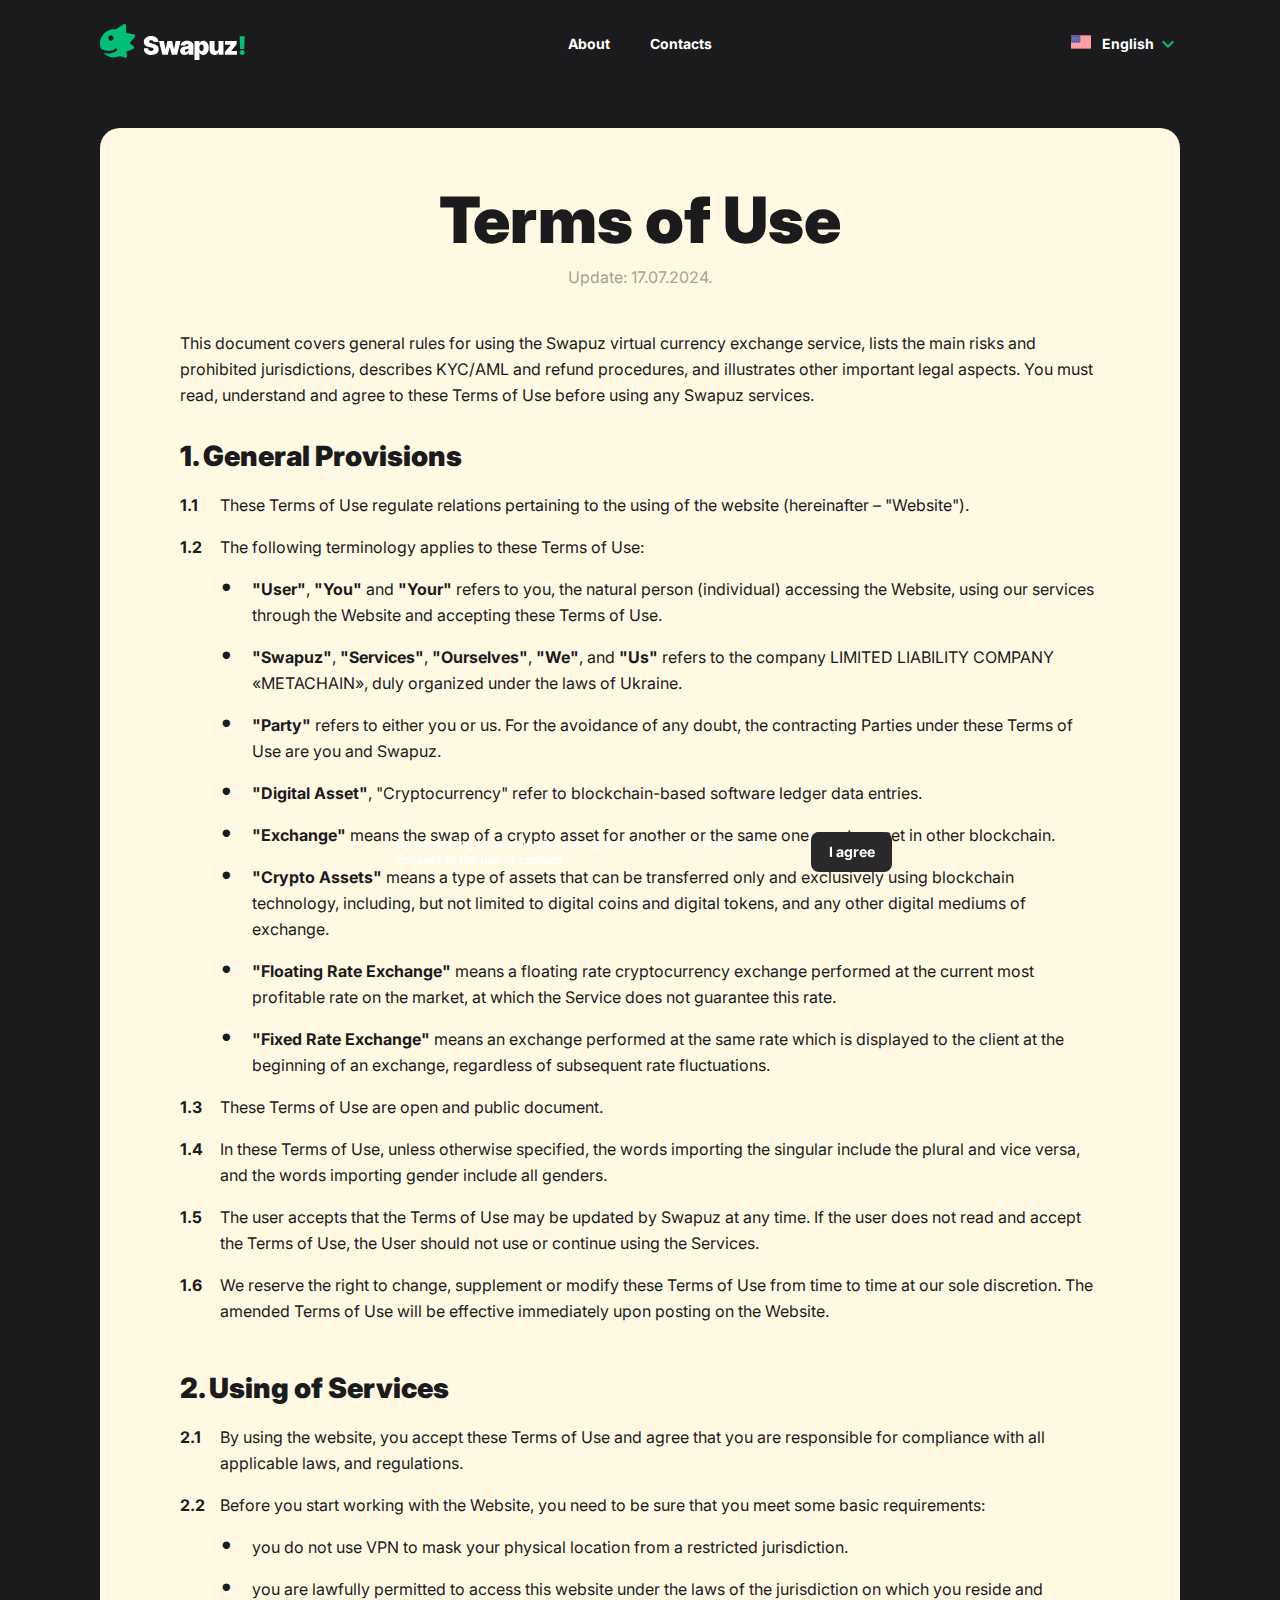
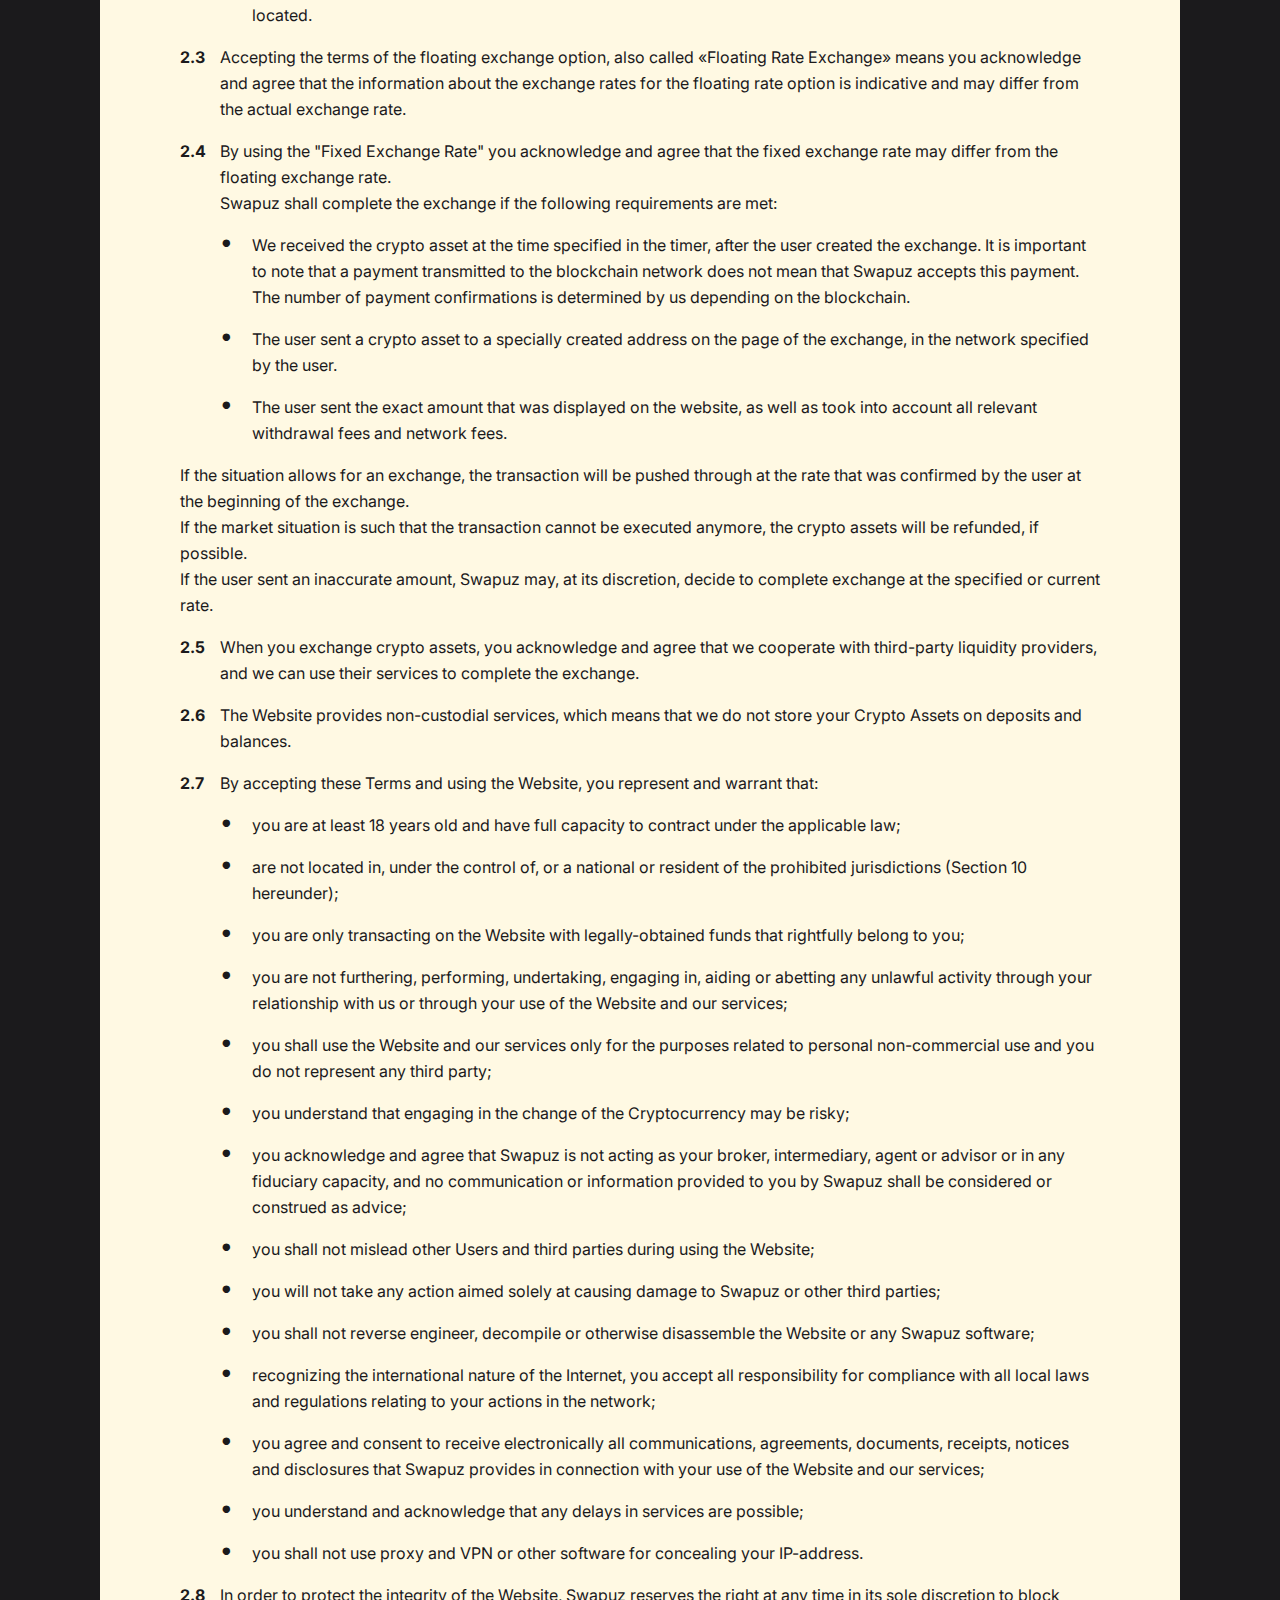
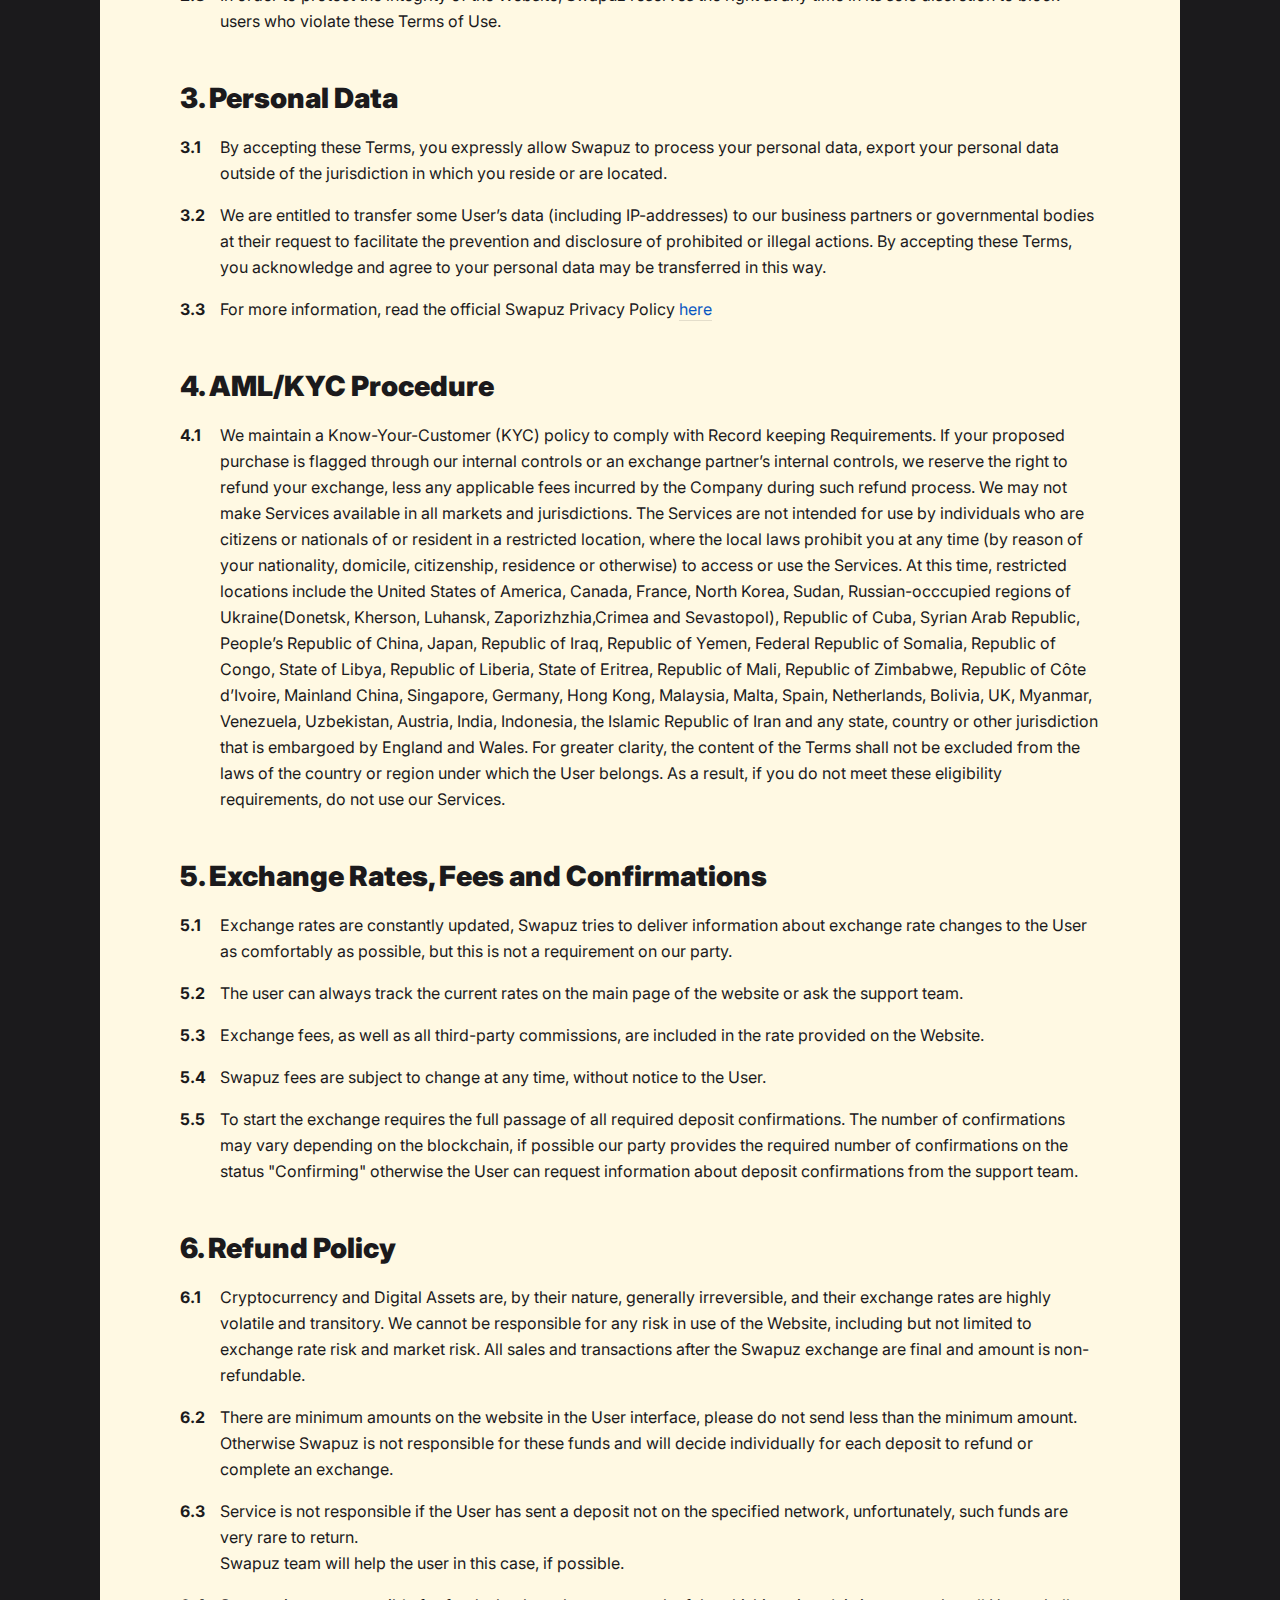
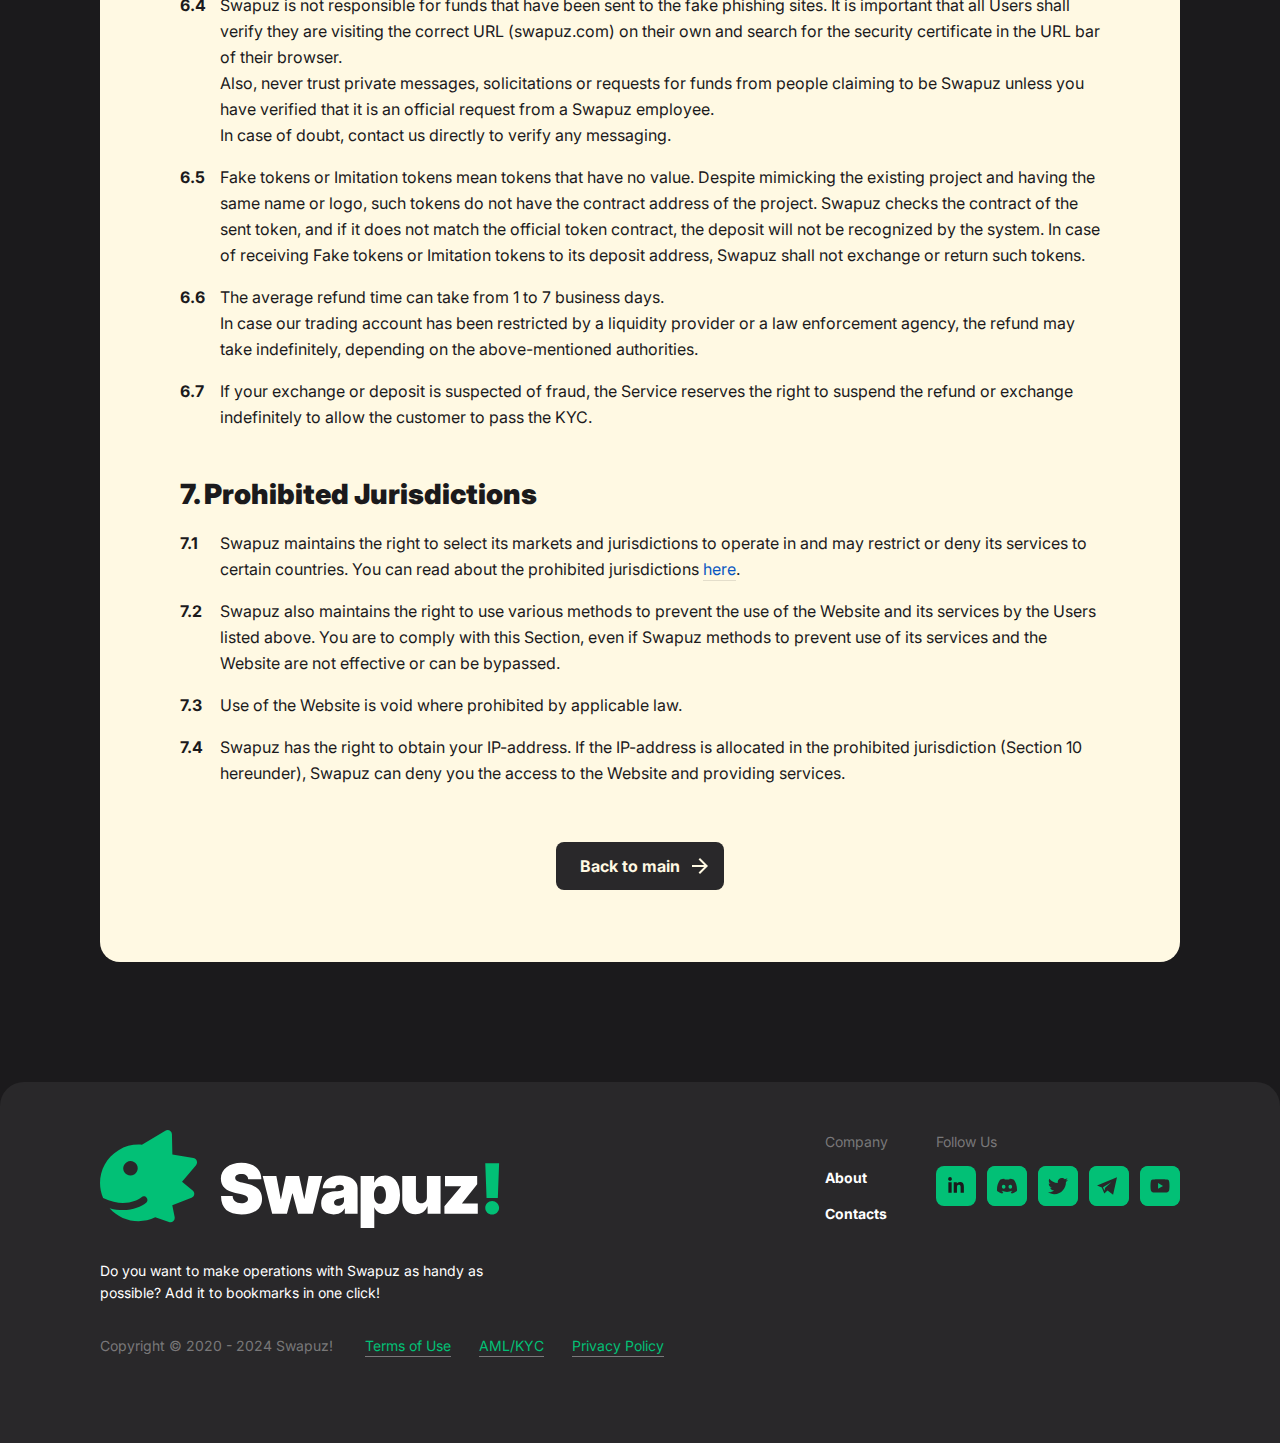
<file: terms-of-use.html>
<!DOCTYPE html>
<html lang="en">

<head>
    <meta charset="UTF-8">
    <meta name="viewport" content="width=device-width, initial-scale=1.0">
    <title>Document</title>
    <link rel="stylesheet" href="./css/main.css">
    <link rel="stylesheet" href="./css/media.css">
</head>

<body>
    <header class="header">
        <div class="container">
            <div class="header-block header-block_desktop">
                <div class="header-block-main">
                    <a href="./index.html" class="router-link-active router-link-exact-active">
                        <img src="./img/logo.svg" alt="logo">
                    </a>
                </div>
                <div class="nav-menu">
                    <a href="./about-us.html" class="item">About</a>
                    <a href="./contact.html" class="item">Contacts</a>
                </div>
                <div class="lang" id="lang">
                    <span class="flag">
                        <img src="./img/en.svg" alt="Active Lang" id="active-lang-img">
                    </span>
                    <div class="selected-lang-text">
                        <span id="active-lang-text">
                            English
                        </span>
                        <img src="./img/chewron-down.svg" alt="chewron-down">
                    </div>
                    <div class="selected-lang-text_mob" id="active-lang-text-mobile">En</div>
                    <div class="lang--block d-none" id="lang-list">
                        <div class="item d-none" data-value="en">
                            <span class="flag">
                                <img src="./img/en.svg" alt="english">
                            </span>
                            <span class="lang-text">
                                English
                            </span>
                        </div>
                        <div class="item" data-value="ru">
                            <span class="flag">
                                <img src="./img/ru.svg" alt="Русский">
                            </span>
                            <span class="lang-text">
                                Русский
                            </span>
                        </div>
                        <div class="item" data-value="de">
                            <span class="flag">
                                <img src="./img/de.svg" alt="deutsch">
                            </span>
                            <span class="lang-text">
                                Deutsch
                            </span>
                        </div>
                        <div class="item" data-value="ua">
                            <span class="flag">
                                <img src="./img/ua.svg" alt="Українська">
                            </span>
                            <span class="lang-text">
                                Українська
                            </span>
                        </div>
                    </div>
                </div>
            </div>
            <div class="header-block header-block_mob">
                <div class="menu-block d-none" data-mobile-header-menu>
                    <div class="menu">
                        <div class="burger burger-close" data-mobile-header-menu-close>
                            <img src="./img/close.svg" alt="Close">
                        </div>
                    </div>
                    <div class="nav-menu">
                        <div class="item"><a href="./index.html">Main</a></div>
                        <div class="item"><a href="./about-us.html">About</a></div>
                        <div class="item"><a href="./contact.html">Contacts</a></div>
                    </div>
                </div>
                <div class="menu">
                    <div class="burger" data-mobile-burger>
                        <img src="./img/burger.svg" alt="Burger">
                    </div>
                    <a aria-current="page" href="./index.html" class="router-link-active router-link-exact-active">
                        <img src="./img/logo.svg" alt="Logo">
                    </a>
                    <div class="lang_block">
                        <div class="lang" data-lang-mobile>
                            <span class="flag">
                                <img src="./img/en.svg" alt="English">
                            </span>
                            <div class="selected-lang-text_mob">En</div>
                        </div>
                        <div class="menu-block d-none" data-lang-list-mobile>
                            <div class="menu">
                                <div class="burger burger-close" data-close-lang-list-mobile>
                                    <img src="./img/close.svg" alt="close">
                                </div>
                            </div>
                            <div class="nav-menu">
                                <div class="item">
                                    <span class="flag">
                                        <img src="./img/en.svg" alt="English">
                                    </span>
                                    English
                                </div>
                                <div class="item">
                                    <span class="flag">
                                        <img src="./img/ru.svg" alt="Русский">
                                    </span>
                                    Русский
                                </div>
                                <div class="item">
                                    <span class="flag">
                                        <img src="./img/de.svg" alt="Deutsch">
                                    </span>
                                    Deutsch
                                </div>
                                <div class="item">
                                    <span class="flag">
                                        <img src="./img/ua.svg" alt="Українська">
                                    </span>
                                    Українська
                                </div>
                            </div>
                        </div>
                    </div>
                </div>
            </div>
        </div>
    </header>

    <section class="terms-of-use">
        <div class="container">
            <div class="terms_block">
                <h1 class="terms_title main-h1">
                    Terms of Use
                </h1>
                <p class="terms_text terms_text-center"> Update: 17.07.2024.</p>
                <p class="terms_text">
                    This document covers general rules for using the Swapuz virtual currency exchange service, lists the main risks and prohibited jurisdictions, describes KYC/AML and refund procedures, and illustrates other important legal aspects. You must read, understand and agree to these Terms of Use before using any Swapuz services.
                </p>
                <h2 class="terms-h2">1. General Provisions</h2>
                <div class="terms-list--item terms_text">
                    <div class="num">1.1</div>
                    <span>
                        These Terms of Use regulate relations pertaining to the using of the website (hereinafter – "Website").
                    </span>
                </div>
                <div class="terms-list--item terms_text">
                    <div class="num">1.2</div>
                    The following terminology applies to these Terms of Use:
                </div>
                <div class="terms-list--item-lvl">
                    <div class="terms-list--item terms_text">
                        <div class="symbol">•</div>
                        <span><b>"User"</b>, <b>"You"</b> and <b>"Your"</b> refers to you, the natural person (individual) accessing the Website, using our services through the Website and accepting these Terms of Use. </span>
                    </div>
                </div>
                <div class="terms-list--item-lvl">
                    <div class="terms-list--item terms_text">
                        <div class="symbol">•</div>
                        <span><b>"Swapuz"</b>, <b>"Services"</b>, <b>"Ourselves"</b>, <b>"We"</b>, and <b>"Us"</b> refers to the company LIMITED LIABILITY COMPANY «METACHAIN», duly organized under the laws of Ukraine. </span>
                    </div>
                </div>
                <div class="terms-list--item-lvl">
                    <div class="terms-list--item terms_text">
                        <div class="symbol">•</div>
                        <span><b>"Party"</b> refers to either you or us. For the avoidance of any doubt, the contracting Parties under these Terms of Use are you and Swapuz.</span>
                    </div>
                </div>
                <div class="terms-list--item-lvl">
                    <div class="terms-list--item terms_text">
                        <div class="symbol">•</div>
                        <span><b>"Digital Asset"</b>, "Cryptocurrency" refer to blockchain-based software ledger data entries.</span>
                    </div>
                </div>
                <div class="terms-list--item-lvl">
                    <div class="terms-list--item terms_text">
                        <div class="symbol">•</div><span><b>"Exchange"</b> means the swap of a crypto asset for another
                            or the same one crypto asset in other blockchain.</span>
                    </div>
                </div>
                <div class="terms-list--item-lvl">
                    <div class="terms-list--item terms_text">
                        <div class="symbol">•</div><span><b>"Crypto Assets"</b> means a type of assets that can be
                            transferred only and exclusively using blockchain technology, including, but not limited to
                            digital coins and digital tokens, and any other digital mediums of exchange.</span>
                    </div>
                </div>
                <div class="terms-list--item-lvl">
                    <div class="terms-list--item terms_text">
                        <div class="symbol">•</div><span><b>"Floating Rate Exchange"</b> means a floating rate
                            cryptocurrency exchange performed at the current most profitable rate on the market, at
                            which the Service does not guarantee this rate.</span>
                    </div>
                </div>
                <div class="terms-list--item-lvl">
                    <div class="terms-list--item terms_text">
                        <div class="symbol">•</div><span><b>"Fixed Rate Exchange"</b> means an exchange performed at the
                            same rate which is displayed to the client at the beginning of an exchange, regardless of
                            subsequent rate fluctuations.</span>
                    </div>
                </div>
                <div class="terms-list--item terms_text">
                    <div class="num">1.3</div> These Terms of Use are open and public document.
                </div>
                <div class="terms-list--item terms_text">
                    <div class="num">1.4</div> In these Terms of Use, unless otherwise specified, the words importing
                    the singular include the plural and vice versa, and the words importing gender include all genders.
                </div>
                <div class="terms-list--item terms_text">
                    <div class="num">1.5</div> The user accepts that the Terms of Use may be updated by Swapuz at any
                    time. If the user does not read and accept the Terms of Use, the User should not use or continue
                    using the Services.
                </div>
                <div class="terms-list--item terms_text">
                    <div class="num">1.6</div> We reserve the right to change, supplement or modify these Terms of Use
                    from time to time at our sole discretion. The amended Terms of Use will be effective immediately
                    upon posting on the Website.
                </div>
                <h2 class="terms-h2">2. Using of Services</h2>
                <div class="terms-list--item terms_text">
                    <div class="num">2.1</div> By using the website, you accept these Terms of Use and agree that you
                    are responsible for compliance with all applicable laws, and regulations.
                </div>
                <div class="terms-list--item terms_text">
                    <div class="num">2.2</div> Before you start working with the Website, you need to be sure that you
                    meet some basic requirements:
                </div>
                <div class="terms-list--item-lvl">
                    <div class="terms-list--item terms_text">
                        <div class="symbol">•</div> you do not use VPN to mask your physical location from a restricted
                        jurisdiction.
                    </div>
                </div>
                <div class="terms-list--item-lvl">
                    <div class="terms-list--item terms_text">
                        <div class="symbol">•</div> you are lawfully permitted to access this website under the laws of
                        the jurisdiction on which you reside and located.
                    </div>
                </div>
                <div class="terms-list--item terms_text">
                    <div class="num">2.3</div> Accepting the terms of the floating exchange option, also called
                    «Floating Rate Exchange» means you acknowledge and agree that the information about the exchange
                    rates for the floating rate option is indicative and may differ from the actual exchange rate.
                </div>
                <div class="terms-list--item terms_text">
                    <div class="num">2.4</div> By using the "Fixed Exchange Rate" you acknowledge and agree that the
                    fixed exchange rate may differ from the floating exchange rate. <br> Swapuz shall complete the
                    exchange if the following requirements are met:
                </div>
                <div class="terms-list--item-lvl">
                    <div class="terms-list--item terms_text">
                        <div class="symbol">•</div> We received the crypto asset at the time specified in the timer,
                        after the user created the exchange. It is important to note that a payment transmitted to the
                        blockchain network does not mean that Swapuz accepts this payment. The number of payment
                        confirmations is determined by us depending on the blockchain.
                    </div>
                </div>
                <div class="terms-list--item-lvl">
                    <div class="terms-list--item terms_text">
                        <div class="symbol">•</div> The user sent a crypto asset to a specially created address on the
                        page of the exchange, in the network specified by the user.
                    </div>
                </div>
                <div class="terms-list--item-lvl">
                    <div class="terms-list--item terms_text">
                        <div class="symbol">•</div> The user sent the exact amount that was displayed on the website, as
                        well as took into account all relevant withdrawal fees and network fees.
                    </div>
                </div>
                <div class="terms-list--item terms_text"> If the situation allows for an exchange, the transaction will
                    be pushed through at the rate that was confirmed by the user at the beginning of the exchange. <br>
                    If the market situation is such that the transaction cannot be executed anymore, the crypto assets
                    will be refunded, if possible. <br> If the user sent an inaccurate amount, Swapuz may, at its
                    discretion, decide to complete exchange at the specified or current rate. </div>
                <div class="terms-list--item terms_text">
                    <div class="num">2.5</div> When you exchange crypto assets, you acknowledge and agree that we
                    cooperate with third-party liquidity providers, and we can use their services to complete the
                    exchange.
                </div>
                <div class="terms-list--item terms_text">
                    <div class="num">2.6</div> The Website provides non-custodial services, which means that we do not
                    store your Crypto Assets on deposits and balances.
                </div>
                <div class="terms-list--item terms_text">
                    <div class="num">2.7</div> By accepting these Terms and using the Website, you represent and warrant
                    that:
                </div>
                <div class="terms-list--item-lvl">
                    <div class="terms-list--item terms_text">
                        <div class="symbol">•</div> you are at least 18 years old and have full capacity to contract
                        under the applicable law;
                    </div>
                </div>
                <div class="terms-list--item-lvl">
                    <div class="terms-list--item terms_text">
                        <div class="symbol">•</div> are not located in, under the control of, or a national or resident
                        of the prohibited jurisdictions (Section 10 hereunder);
                    </div>
                </div>
                <div class="terms-list--item-lvl">
                    <div class="terms-list--item terms_text">
                        <div class="symbol">•</div> you are only transacting on the Website with legally-obtained funds
                        that rightfully belong to you;
                    </div>
                </div>
                <div class="terms-list--item-lvl">
                    <div class="terms-list--item terms_text">
                        <div class="symbol">•</div> you are not furthering, performing, undertaking, engaging in, aiding
                        or abetting any unlawful activity through your relationship with us or through your use of the
                        Website and our services;
                    </div>
                </div>
                <div class="terms-list--item-lvl">
                    <div class="terms-list--item terms_text">
                        <div class="symbol">•</div> you shall use the Website and our services only for the purposes
                        related to personal non-commercial use and you do not represent any third party;
                    </div>
                </div>
                <div class="terms-list--item-lvl">
                    <div class="terms-list--item terms_text">
                        <div class="symbol">•</div> you understand that engaging in the change of the Cryptocurrency may
                        be risky;
                    </div>
                </div>
                <div class="terms-list--item-lvl">
                    <div class="terms-list--item terms_text">
                        <div class="symbol">•</div> you acknowledge and agree that Swapuz is not acting as your broker,
                        intermediary, agent or advisor or in any fiduciary capacity, and no communication or information
                        provided to you by Swapuz shall be considered or construed as advice;
                    </div>
                </div>
                <div class="terms-list--item-lvl">
                    <div class="terms-list--item terms_text">
                        <div class="symbol">•</div> you shall not mislead other Users and third parties during using the
                        Website;
                    </div>
                </div>
                <div class="terms-list--item-lvl">
                    <div class="terms-list--item terms_text">
                        <div class="symbol">•</div> you will not take any action aimed solely at causing damage to
                        Swapuz or other third parties;
                    </div>
                </div>
                <div class="terms-list--item-lvl">
                    <div class="terms-list--item terms_text">
                        <div class="symbol">•</div> you shall not reverse engineer, decompile or otherwise disassemble
                        the Website or any Swapuz software;
                    </div>
                </div>
                <div class="terms-list--item-lvl">
                    <div class="terms-list--item terms_text">
                        <div class="symbol">•</div> recognizing the international nature of the Internet, you accept all
                        responsibility for compliance with all local laws and regulations relating to your actions in
                        the network;
                    </div>
                </div>
                <div class="terms-list--item-lvl">
                    <div class="terms-list--item terms_text">
                        <div class="symbol">•</div> you agree and consent to receive electronically all communications,
                        agreements, documents, receipts, notices and disclosures that Swapuz provides in connection with
                        your use of the Website and our services;
                    </div>
                </div>
                <div class="terms-list--item-lvl">
                    <div class="terms-list--item terms_text">
                        <div class="symbol">•</div> you understand and acknowledge that any delays in services are
                        possible;
                    </div>
                </div>
                <div class="terms-list--item-lvl">
                    <div class="terms-list--item terms_text">
                        <div class="symbol">•</div> you shall not use proxy and VPN or other software for concealing
                        your IP-address.
                    </div>
                </div>
                <div class="terms-list--item terms_text">
                    <div class="num">2.8</div> In order to protect the integrity of the Website, Swapuz reserves the
                    right at any time in its sole discretion to block users who violate these Terms of Use.
                </div>
                <div class="terms-h2">3. Personal Data</div>
                <div class="terms-list--item terms_text">
                    <div class="num">3.1</div> By accepting these Terms, you expressly allow Swapuz to process your
                    personal data, export your personal data outside of the jurisdiction in which you reside or are
                    located.
                </div>
                <div class="terms-list--item terms_text">
                    <div class="num">3.2</div> We are entitled to transfer some User’s data (including IP-addresses) to
                    our business partners or governmental bodies at their request to facilitate the prevention and
                    disclosure of prohibited or illegal actions. By accepting these Terms, you acknowledge and agree to
                    your personal data may be transferred in this way.
                </div>
                <div class="terms-list--item terms_text">
                    <div class="num">3.3</div><span>For more information, read the official Swapuz Privacy Policy <a
                            href="./privacy-policy" class="">here</a></span>
                </div>
                <h2 id="amlProcedure" class="terms-h2">4. AML/KYC Procedure</h2>
                <div class="terms-list--item terms_text">
                    <div class="num">4.1</div> We maintain a Know-Your-Customer (KYC) policy to comply with Record
                    keeping Requirements. If your proposed purchase is flagged through our internal controls or an
                    exchange partner’s internal controls, we reserve the right to refund your exchange, less any
                    applicable fees incurred by the Company during such refund process. We may not make Services
                    available in all markets and jurisdictions. The Services are not intended for use by individuals who
                    are citizens or nationals of or resident in a restricted location, where the local laws prohibit you
                    at any time (by reason of your nationality, domicile, citizenship, residence or otherwise) to access
                    or use the Services. At this time, restricted locations include the United States of America,
                    Canada, France, North Korea, Sudan, Russian-occcupied regions of Ukraine(Donetsk, Kherson, Luhansk,
                    Zaporizhzhia,Crimea and Sevastopol), Republic of Cuba, Syrian Arab Republic, People’s Republic of
                    China, Japan, Republic of Iraq, Republic of Yemen, Federal Republic of Somalia, Republic of Congo,
                    State of Libya, Republic of Liberia, State of Eritrea, Republic of Mali, Republic of Zimbabwe,
                    Republic of Côte d’Ivoire, Mainland China, Singapore, Germany, Hong Kong, Malaysia, Malta, Spain,
                    Netherlands, Bolivia, UK, Myanmar, Venezuela, Uzbekistan, Austria, India, Indonesia, the Islamic
                    Republic of Iran and any state, country or other jurisdiction that is embargoed by England and
                    Wales. For greater clarity, the content of the Terms shall not be excluded from the laws of the
                    country or region under which the User belongs. As a result, if you do not meet these eligibility
                    requirements, do not use our Services.
                </div>
                <h2 class="terms-h2">5. Exchange Rates, Fees and Confirmations</h2>
                <div class="terms-list--item terms_text">
                    <div class="num">5.1</div> Exchange rates are constantly updated, Swapuz tries to deliver
                    information about exchange rate changes to the User as comfortably as possible, but this is not a
                    requirement on our party.
                </div>
                <div class="terms-list--item terms_text">
                    <div class="num">5.2</div> The user can always track the current rates on the main page of the
                    website or ask the support team.
                </div>
                <div class="terms-list--item terms_text">
                    <div class="num">5.3</div> Exchange fees, as well as all third-party commissions, are included in
                    the rate provided on the Website.
                </div>
                <div class="terms-list--item terms_text">
                    <div class="num">5.4</div> Swapuz fees are subject to change at any time, without notice to the
                    User.
                </div>
                <div class="terms-list--item terms_text">
                    <div class="num">5.5</div> To start the exchange requires the full passage of all required deposit
                    confirmations. The number of confirmations may vary depending on the blockchain, if possible our
                    party provides the required number of confirmations on the status "Confirming" otherwise the User
                    can request information about deposit confirmations from the support team.
                </div>
                <h2 class="terms-h2">6. Refund Policy</h2>
                <div class="terms-list--item terms_text">
                    <div class="num">6.1</div> Cryptocurrency and Digital Assets are, by their nature, generally
                    irreversible, and their exchange rates are highly volatile and transitory. We cannot be responsible
                    for any risk in use of the Website, including but not limited to exchange rate risk and market risk.
                    All sales and transactions after the Swapuz exchange are final and amount is non-refundable.
                </div>
                <div class="terms-list--item terms_text">
                    <div class="num">6.2</div> There are minimum amounts on the website in the User interface, please do
                    not send less than the minimum amount. <br> Otherwise Swapuz is not responsible for these funds and
                    will decide individually for each deposit to refund or complete an exchange.
                </div>
                <div class="terms-list--item terms_text">
                    <div class="num">6.3</div> Service is not responsible if the User has sent a deposit not on the
                    specified network, unfortunately, such funds are very rare to return. <br> Swapuz team will help the
                    user in this case, if possible.
                </div>
                <div class="terms-list--item terms_text">
                    <div class="num">6.4</div> Swapuz is not responsible for funds that have been sent to the fake
                    phishing sites. It is important that all Users shall verify they are visiting the correct URL
                    (swapuz.com) on their own and search for the security certificate in the URL bar of their browser.
                    <br> Also, never trust private messages, solicitations or requests for funds from people claiming to
                    be Swapuz unless you have verified that it is an official request from a Swapuz employee. <br> In
                    case of doubt, contact us directly to verify any messaging.
                </div>
                <div class="terms-list--item terms_text">
                    <div class="num">6.5</div> Fake tokens or Imitation tokens mean tokens that have no value. Despite
                    mimicking the existing project and having the same name or logo, such tokens do not have the
                    contract address of the project. Swapuz checks the contract of the sent token, and if it does not
                    match the official token contract, the deposit will not be recognized by the system. In case of
                    receiving Fake tokens or Imitation tokens to its deposit address, Swapuz shall not exchange or
                    return such tokens.
                </div>
                <div class="terms-list--item terms_text">
                    <div class="num">6.6</div> The average refund time can take from 1 to 7 business days. <br> In case
                    our trading account has been restricted by a liquidity provider or a law enforcement agency, the
                    refund may take indefinitely, depending on the above-mentioned authorities.
                </div>
                <div class="terms-list--item terms_text">
                    <div class="num">6.7</div> If your exchange or deposit is suspected of fraud, the Service reserves
                    the right to suspend the refund or exchange indefinitely to allow the customer to pass the KYC.
                </div>
                <h2 class="terms-h2">7. Prohibited Jurisdictions</h2>
                <div class="terms-list--item terms_text">
                    <div class="num">7.1</div><span> Swapuz maintains the right to select its markets and jurisdictions
                        to operate in and may restrict or deny its services to certain countries. You can read about the
                        prohibited jurisdictions <a href="#"> here</a>. </span>
                </div>
                <div class="terms-list--item terms_text">
                    <div class="num">7.2</div> Swapuz also maintains the right to use various methods to prevent the use
                    of the Website and its services by the Users listed above. You are to comply with this Section, even
                    if Swapuz methods to prevent use of its services and the Website are not effective or can be
                    bypassed.
                </div>
                <div class="terms-list--item terms_text">
                    <div class="num">7.3</div> Use of the Website is void where prohibited by applicable law.
                </div>
                <div class="terms-list--item terms_text">
                    <div class="num">7.4</div> Swapuz has the right to obtain your IP-address. If the IP-address is
                    allocated in the prohibited jurisdiction (Section 10 hereunder), Swapuz can deny you the access to
                    the Website and providing services.
                </div>
                <div class="buttons">
                    <a href="./index.html" class="button">
                        Back to main
                        <img src="./img/arrow-back.svg" alt="Back to main">
                    </a>
                </div>
            </div>
        </div>
    </section>

    <footer class="footer">
        <div class="container">
            <div class="footer-info">
                <div class="footer_main">
                    <img src="./img/logo.svg" alt="Logo">
                    <p class="footer_main--text">
                        Do you want to make operations with Swapuz as handy as possible? Add
                        it to bookmarks in one click!
                    </p>
                </div>
                <div class="footer_links">
                    <div class="footer_links-nav">
                        <div class="footer_links--item">
                            <h4 class="title">Company</h4>
                            <a href="./about-us.html" class="link">About</a>
                            <a href="./contact.html" class="link">Contacts</a>
                        </div>
                    </div>
                    <div class="footer_links-socials">
                        <div class="footer_links--item">
                            <h4 class="title">Follow Us</h4>
                            <div class="socials">
                                <a href="#" target="_blank" rel="nofollow">
                                    <img src="./img/linkedin.svg" alt="linkedin">
                                </a>
                                <a href="#" target="_blank" rel="nofollow">
                                    <img src="./img/discord.svg" alt="discord">
                                </a>
                                <a href="#" target="_blank" rel="nofollow">
                                    <img src="./img/twitter.svg" alt="twitter">
                                </a>
                                <a href="#" target="_blank" rel="nofollow">
                                    <img src="./img/telegram.svg" alt="telegram">
                                </a>
                                <a href="#" target="_blank">
                                    <img src="./img/youtube.svg" alt="youtube">
                                </a>
                            </div>
                        </div>
                    </div>
                </div>
            </div>
            <div class="footer-copyrights">
                Copyright © 2020 - 2024 Swapuz!
                <div class="footer-copyrights_links">
                    <a href="./terms-of-use.html" class="">Terms of Use</a>
                    <a href="./terms-of-use.html#amlProcedure" class=""> AML/KYC </a>
                    <a href="./privacy-policy.html" class="">Privacy Policy</a>
                </div>
            </div>
        </div>
    </footer>

    <div class="allow-cookies-message d-none" id="cookies-banner">
        <div class="message">
            <p>By continuing to use the site you agree to the
                <a href="./privacy-policy.html" class="">Privacy Policy</a>
                and consent to the use of cookies
            </p>
            <div class="button" id="agree-use-cookies">I agree</div>
        </div>
    </div>

    <script src="./js/jquery.min.js"></script>
    <script src="./js/main.js"></script>
</body>

</html>
</file>
<file: css/main.css>
/*
* Prefixed by https://autoprefixer.github.io
* PostCSS: v8.4.14,
* Autoprefixer: v10.4.7
* Browsers: last 4 version
*/

@charset "UTF-8";
@import"https://fonts.googleapis.com/css2?family=Inter:wght@100;200;300;400;500;600;700;800&display=swap";
@import"https://fonts.googleapis.com/css2?family=Roboto:wght@100;300;400;500;700;900&display=swap";
@import"https://fonts.googleapis.com/css2?family=Roboto+Mono&display=swap";

/* Variables */

:root {
    --dark-background: #1B1A1C;
    --dark-main: #29282A;
    --dark-hover: #363537;
    --dark-hover-second: #1F1E20;
    --green: #02C076;
    --orange: #FF783E;
    --white: #fff;
    --grey: #ffffff61;
}

/* End Variables */
/* Resets and helpers */
* {
    -webkit-box-sizing: border-box;
            box-sizing: border-box;
}

body {
    background: var(--dark-background);
    font-family: Inter, sans-serif;
    margin: 0;
    padding: 0;
    min-height: 100vh;
}

a {
    text-decoration: none;
}

.container {
    max-width: 1080px;
    width: 100%;
    margin: 0 auto;
}

.d-none {
    display: none !important;
}

.h1 {
    margin: 0;
    font-weight: 900;
    font-size: 56px;
    line-height: 62px;
    text-align: center;
    letter-spacing: -.02em;
    color: var(--white);
}

.mt-4 {
    margin-top: 16px !important;
}

.d-flex {
    display: -webkit-box;
    display: -ms-flexbox;
    display: flex;
}

/* End Resets and helpers */
/* text input */

.text-input {
    position: relative;
    width: 100%;
    background: var(--dark-hover);
    padding: 10px 12px;
    overflow: hidden;
    border-radius: 8px 0 0 8px;
    height: 60px;
}

.text-input.full-radius {
    border-radius: 8px;
}

.text-input input{
    border: none;
    outline: none;
    background: transparent;
    -webkit-box-shadow: none;
            box-shadow: none;
    font-size: 22px;
    line-height: 24px;
    font-weight: 600;
    color: var(--white);
    width: 100%;
    z-index: 2;
    position: absolute;
    left: 0;
    padding: 0 12px;
    height: 24px;
    caret-color: var(--green);
    font-family: Inter, sans-serif;
}

.text-input input {
    -webkit-transform: translateY(8px);
        -ms-transform: translateY(8px);
            transform: translateY(8px);
}

.text-input input[type=number] {
    -moz-appearance: textfield;
}

.text-input input::-webkit-input-placeholder {
    color: #1b1a1c52;
    font-weight: 500;
    font-size: 16px;
}

.text-input input::-moz-placeholder {
    color: #1b1a1c52;
    font-weight: 500;
    font-size: 16px;
}

.text-input input:-ms-input-placeholder {
    color: #1b1a1c52;
    font-weight: 500;
    font-size: 16px;
}

.text-input input::-ms-input-placeholder {
    color: #1b1a1c52;
    font-weight: 500;
    font-size: 16px;
}

.text-input input::placeholder {
    color: #1b1a1c52;
    font-weight: 500;
    font-size: 16px;
}



.input-select.has-select .select-input .input-label {
    position: relative;
    top: 0;
}

.input-select.has-select .select-input:hover {
    cursor: pointer;
}

.input-select.has-select .select-input:hover .selected-item {
    color: var(--green);
}

.input-select .select-input,.input-select .text-input {
    height: 100%;
    display: -webkit-box;
    display: -ms-flexbox;
    display: flex;
    -webkit-box-align: center;
        -ms-flex-align: center;
            align-items: center;
    -webkit-box-pack: justify;
        -ms-flex-pack: justify;
            justify-content: space-between;
    -webkit-transition: all .6s ease-in-out;
    -o-transition: all .6s ease-in-out;
    transition: all .6s ease-in-out;
}

.select-input:hover, .text-input:hover {
    cursor: pointer;
    background: -webkit-gradient(linear,left bottom, left top,from(rgba(255,255,255,.04)),to(rgba(255,255,255,.04))),var(--dark-hover);
    background: -o-linear-gradient(bottom,rgba(255,255,255,.04),rgba(255,255,255,.04)),var(--dark-hover);
    background: linear-gradient(0deg,rgba(255,255,255,.04),rgba(255,255,255,.04)),var(--dark-hover);
}

.select-input {
    max-width: 156px;
    width: 100%;
    cursor: pointer;
    padding: 12px 12px 12px 16px;
    background: var(--dark-hover);
    border-radius: 0 8px 8px 0;
}

.text-input {
    position: relative;
    width: 100%;
    background: var(--dark-hover);
    padding: 10px 12px;
    overflow: hidden;
    border-radius: 8px 0 0 8px;
}

.text-input .input-label {
    font-weight: 500;
    font-size: 16px;
    color: var(--grey);
    position: absolute;
    top: 50%;
    -webkit-transform: translateY(-50%);
        -ms-transform: translateY(-50%);
            transform: translateY(-50%);
    display: block;
    -webkit-transition: all .3s;
    -o-transition: all .3s;
    transition: all .3s;
}

.text-input input:focus:not([readonly])+.input-label, .text-input input.has-value+.input-label {
    color: var(--grey);
    font-size: 12px;
    -webkit-transform: translateY(0);
        -ms-transform: translateY(0);
            transform: translateY(0);
    top: 4px;
}

.input-state.error {
    -webkit-box-shadow: 0 0 0 2px var(--orange);
            box-shadow: 0 0 0 2px var(--orange);
}

.input-state.error input:valid~label,
.input-state.error span.input-label {
    color: var(--orange) !important;
}

/* end text input */
/* Header */

.header {
    width: 100%;
    position: relative;
    z-index: 999999;
}

.header-block {
    padding: 24px 0;
    display: -webkit-box;
    display: -ms-flexbox;
    display: flex;
    -webkit-box-orient: horizontal;
    -webkit-box-direction: normal;
        -ms-flex-direction: row;
            flex-direction: row;
    -webkit-box-pack: justify;
        -ms-flex-pack: justify;
            justify-content: space-between;
    -webkit-box-align: center;
        -ms-flex-align: center;
            align-items: center;
}

.header-block-main {
    display: -webkit-box;
    display: -ms-flexbox;
    display: flex;
    -webkit-box-orient: horizontal;
    -webkit-box-direction: normal;
        -ms-flex-direction: row;
            flex-direction: row;
    -webkit-box-align: end;
        -ms-flex-align: end;
            align-items: flex-end;
    gap: 36.06px;
}

.header-block-main .lang-item {
    font-weight: 700;
    font-size: 14px;
    line-height: 24px;
    color: var(--white);
}

.header-block-main a img {
    max-width: 145px;
}

.header-block .nav {
    padding-top: 4px;
    max-width: 765px;
    width: 100%;
    display: -webkit-box;
    display: -ms-flexbox;
    display: flex;
    -webkit-box-orient: horizontal;
    -webkit-box-direction: normal;
        -ms-flex-direction: row;
            flex-direction: row;
    -webkit-box-pack: justify;
        -ms-flex-pack: justify;
            justify-content: space-between;
    -webkit-box-align: center;
        -ms-flex-align: center;
            align-items: center;
}

.header-block .nav-menu {
    display: -webkit-box;
    display: -ms-flexbox;
    display: flex;
    -webkit-box-orient: horizontal;
    -webkit-box-direction: normal;
        -ms-flex-direction: row;
            flex-direction: row;
    -webkit-box-align: center;
        -ms-flex-align: center;
            align-items: center;
    gap: 40px;
    position: absolute;
    left: 0;
    right: 0;
    margin: 0 auto;
    max-width: -webkit-max-content;
    max-width: -moz-max-content;
    max-width: max-content;
    z-index: 999;
}

.header-block .nav-menu .item {
    font-weight: 700;
    font-size: 14px;
    line-height: 24px;
    color: var(--white);
    -webkit-transition: all .3s ease-in-out;
    -o-transition: all .3s ease-in-out;
    transition: all .3s ease-in-out;
}

.header-block .nav-menu .item:hover {
    color: var(--green);
    cursor: pointer;
}

.header-block .nav-menu .item_dropdown {
    display: -webkit-box;
    display: -ms-flexbox;
    display: flex;
    gap: 4px;
    -webkit-box-orient: horizontal;
    -webkit-box-direction: normal;
        -ms-flex-direction: row;
            flex-direction: row;
    position: relative;
    z-index: 9;
}

.header-block .nav-menu .item_dropdown--block {
    position: absolute;
    top: calc(100% + 16px);
    left: -15px;
    min-width: -webkit-max-content;
    min-width: -moz-max-content;
    min-width: max-content;
    padding: 8px 0;
    background: var(--dark-main);
    border-radius: 8px;
    display: -webkit-box;
    display: -ms-flexbox;
    display: flex;
    -webkit-box-orient: vertical;
    -webkit-box-direction: normal;
        -ms-flex-direction: column;
            flex-direction: column;
}

.header-block .nav-menu .item_dropdown--block .item {
    color: var(--white);
    padding: 10px 14px 10px 16px;
    -webkit-transition: all .3s ease-in-out;
    -o-transition: all .3s ease-in-out;
    transition: all .3s ease-in-out;
    display: -webkit-box;
    display: -ms-flexbox;
    display: flex;
    -webkit-box-align: center;
        -ms-flex-align: center;
            align-items: center;
    gap: 6px;
}

.header-block .nav-menu .item_dropdown--block .item-new {
    font-weight: 700;
    font-size: 12px;
    line-height: 16px;
    color: var(--dark-main);
    background: var(----orange);
    border-radius: 4px;
    padding: 1px 4px;
}

.header-block .nav-menu .item_dropdown--block .item:hover {
    cursor: pointer;
    background: var(--dark-hover);
}

.header-block .nav-menu .item_dropdown img {
    -webkit-transition: all .3s ease-in-out;
    -o-transition: all .3s ease-in-out;
    transition: all .3s ease-in-out;
}

.header-block .nav-menu .item_dropdown-open {
    color: var(--green);
}

.header-block .nav-menu .item_dropdown-open img {
    -webkit-transform: rotate(180deg);
        -ms-transform: rotate(180deg);
            transform: rotate(180deg);
}

.header-block .nav-menu .item-colored {
    color: var(--green);
    font-weight: 700;
    font-size: 20px;
    line-height: 24px;
    text-align: center;
    height: 56px;
    display: -webkit-box;
    display: -ms-flexbox;
    display: flex;
    -webkit-box-orient: horizontal;
    -webkit-box-direction: normal;
        -ms-flex-direction: row;
            flex-direction: row;
    -webkit-box-pack: center;
        -ms-flex-pack: center;
            justify-content: center;
    -webkit-box-align: center;
        -ms-flex-align: center;
            align-items: center;
    margin-bottom: 20px;
    position: relative;
}

.header-block .nav-menu .item-colored img {
    position: absolute;
    top: 0;
    bottom: 0;
    margin: auto 0;
    left: calc(100% + 6px);
}

.header-block .nav-menu .dropdown-menu {
    display: -webkit-box;
    display: -ms-flexbox;
    display: flex;
    -webkit-box-orient: vertical;
    -webkit-box-direction: normal;
        -ms-flex-direction: column;
            flex-direction: column;
    -webkit-box-align: center;
        -ms-flex-align: center;
            align-items: center;
}

.header-block .nav-menu .dropdown-menu__item {
    display: -webkit-box;
    display: -ms-flexbox;
    display: flex;
    -webkit-box-orient: horizontal;
    -webkit-box-direction: normal;
        -ms-flex-direction: row;
            flex-direction: row;
    -webkit-box-align: center;
        -ms-flex-align: center;
            align-items: center;
    gap: 6px;
    padding: 8px 0 12px;
    font-weight: 600;
    font-size: 14px;
    line-height: 24px;
    text-align: center;
    color: #ffffffb8;
}

.header-block .nav-menu .dropdown-menu__item-new {
    font-weight: 700;
    font-size: 12px;
    line-height: 16px;
    color: var(--dark-main);
    background: var(----orange);
    border-radius: 4px;
    padding: 1px 4px;
}

.header-block .nav .buttons {
    display: -webkit-box;
    display: -ms-flexbox;
    display: flex;
    -webkit-box-orient: horizontal;
    -webkit-box-direction: normal;
        -ms-flex-direction: row;
            flex-direction: row;
    -webkit-box-align: center;
        -ms-flex-align: center;
            align-items: center;
    gap: 8px;
}

.header-block .lang {
    display: -webkit-box;
    display: -ms-flexbox;
    display: flex;
    gap: 11px;
    -webkit-box-orient: horizontal;
    -webkit-box-direction: normal;
        -ms-flex-direction: row;
            flex-direction: row;
    position: relative;
    z-index: 9;
    cursor: pointer;
}

.header-block .lang:hover .selected-lang-text {
    color: var(--green);
}

.header-block .lang .selected-lang-text img {
    -webkit-transition: all .3s ease-in-out;
    -o-transition: all .3s ease-in-out;
    transition: all .3s ease-in-out;
}

.header-block .lang .selected-lang-text-open {
    color: var(--green) !important;
}

.header-block .lang .selected-lang-text-open img {
    -webkit-transform: rotate(180deg);
        -ms-transform: rotate(180deg);
            transform: rotate(180deg);
}

.header-block .lang--block {
    position: absolute;
    top: calc(100% + 16px);
    left: 0;
    min-width: 200px;
    padding: 8px 0;
    background: var(--dark-main);
    border-radius: 8px;
    display: -webkit-box;
    display: -ms-flexbox;
    display: flex;
    -webkit-box-orient: vertical;
    -webkit-box-direction: normal;
        -ms-flex-direction: column;
            flex-direction: column;
}

.header-block .lang--block .item {
    font-weight: 600;
    font-size: 14px;
    line-height: 24px;
    color: var(--white);
    padding: 10px 0 10px 16px;
    -webkit-transition: all .3s ease-in-out;
    -o-transition: all .3s ease-in-out;
    transition: all .3s ease-in-out;
    display: -webkit-box;
    display: -ms-flexbox;
    display: flex;
    -webkit-box-align: center;
        -ms-flex-align: center;
            align-items: center;
    gap: 8px;
}

.header-block .lang--block .item span {
    display: -ms-grid;
    display: grid;
    place-items: center;
}

.header-block .lang--block .item:hover {
    cursor: pointer;
    background: var(--dark-hover);
}

.header-block .lang .selected-lang-text {
    font-weight: 700;
    font-size: 14px;
    line-height: 24px;
    color: var(--white);
    display: -webkit-box;
    display: -ms-flexbox;
    display: flex;
    -webkit-box-orient: horizontal;
    -webkit-box-direction: normal;
        -ms-flex-direction: row;
            flex-direction: row;
    -webkit-box-align: center;
        -ms-flex-align: center;
            align-items: center;
    gap: 2px;
    -webkit-transition: all .3s ease-in-out;
    -o-transition: all .3s ease-in-out;
    transition: all .3s ease-in-out;
}

.header-block .lang .selected-lang-text_mob {
    font-weight: 700;
    font-size: 14px;
    line-height: 24px;
    color: var(--white);
    display: none;
    text-transform: uppercase;
}

.header-block_desktop {
    display: -webkit-box;
    display: -ms-flexbox;
    display: flex;
    position: relative;
}

.header-block_mob {
    display: none;
    height: 64px;
    padding: 0;
}

.header-block_mob .menu-block {
    position: fixed;
    z-index: 9999;
    top: 0;
    left: 0;
    background: var(--dark-background);
    width: 100%;
    height: 100vh;
    display: -webkit-box;
    display: -ms-flexbox;
    display: flex;
    -webkit-box-orient: vertical;
    -webkit-box-direction: normal;
        -ms-flex-direction: column;
            flex-direction: column;
    -webkit-box-pack: center;
        -ms-flex-pack: center;
            justify-content: center;
}

.header-block_mob .menu-block .menu {
    padding: 12px;
    -webkit-box-pack: end;
        -ms-flex-pack: end;
            justify-content: flex-end;
}

.header-block_mob .menu-block .menu .current-lang {
    position: absolute;
    top: 12px;
    left: 12px;
    z-index: 9;
    display: -webkit-box;
    display: -ms-flexbox;
    display: flex;
    -webkit-box-orient: horizontal;
    -webkit-box-direction: normal;
        -ms-flex-direction: row;
            flex-direction: row;
    -webkit-box-pack: center;
        -ms-flex-pack: center;
            justify-content: center;
    -webkit-box-align: center;
        -ms-flex-align: center;
            align-items: center;
    background: var(--dark-main);
    border-radius: 8px;
    gap: 11px;
    padding: 8px 16px;
}

.header-block_mob .menu-block .menu .current-lang span {
    height: 20px;
}

.header-block_mob .menu-block .menu .current-lang-text {
    font-weight: 700;
    font-size: 14px;
    line-height: 24px;
    color: var(--white);
    display: -webkit-box;
    display: -ms-flexbox;
    display: flex;
    -webkit-box-orient: horizontal;
    -webkit-box-direction: normal;
        -ms-flex-direction: row;
            flex-direction: row;
    -webkit-box-align: center;
        -ms-flex-align: center;
            align-items: center;
    gap: 6px;
}

.header-block_mob .menu-block .menu .burger {
    position: absolute;
    top: 12px;
    left: 12px;
    z-index: 9
}

.header-block_mob .menu-block .menu .burger-close {
    left: unset;
}

.header-block_mob .menu-block .buttons {
    display: -webkit-box;
    display: -ms-flexbox;
    display: flex;
    -webkit-box-orient: horizontal;
    -webkit-box-direction: normal;
        -ms-flex-direction: row;
            flex-direction: row;
    -webkit-box-pack: center;
        -ms-flex-pack: center;
            justify-content: center;
    gap: 8px;
    padding: 16px;
}

.header-block_mob .menu-block .buttons-item {
    border-radius: 8px;
    font-weight: 700;
    font-size: 14px;
    line-height: 20px;
    display: -webkit-box;
    display: -ms-flexbox;
    display: flex;
    -webkit-box-orient: horizontal;
    -webkit-box-direction: normal;
        -ms-flex-direction: row;
            flex-direction: row;
    -webkit-box-align: center;
        -ms-flex-align: center;
            align-items: center;
    -webkit-box-pack: center;
        -ms-flex-pack: center;
            justify-content: center;
    width: 100%;
    height: 48px;
    padding: 0 16px;
    -webkit-transition: all .3s ease-in-out;
    -o-transition: all .3s ease-in-out;
    transition: all .3s ease-in-out;
}

.header-block_mob .nav-menu {
    -webkit-box-orient: vertical;
    -webkit-box-direction: normal;
        -ms-flex-direction: column;
            flex-direction: column;
    -webkit-box-align: center;
        -ms-flex-align: center;
            align-items: center;
    -webkit-box-pack: start;
        -ms-flex-pack: start;
            justify-content: flex-start;
    gap: 0;
}

.header-block_mob .nav-menu .item {
    height: 56px;
    font-weight: 700;
    font-size: 20px;
    line-height: 24px;
    text-align: center;
    color: var(--white);
    width: 100%;
    display: -webkit-box;
    display: -ms-flexbox;
    display: flex;
    -webkit-box-pack: center;
        -ms-flex-pack: center;
            justify-content: center;
    -webkit-box-align: center;
        -ms-flex-align: center;
            align-items: center;
}

.header-block_mob .nav-menu .item a{
    color: inherit;
}

.header-block_mob .nav-menu .item_dropdown {
    display: -webkit-box;
    display: -ms-flexbox;
    display: flex;
    -webkit-box-orient: vertical;
    -webkit-box-direction: normal;
        -ms-flex-direction: column;
            flex-direction: column;
}

.header-block_mob .nav-menu .item_dropdown .text {
    position: relative;
}

.header-block_mob .nav-menu .item_dropdown .text img {
    position: absolute;
    left: calc(100% + 4px);
    top: 0;
    bottom: 0;
    margin: auto 0;
}

.header-block_mob .nav-menu .item_dropdown--block {
    position: relative;
    background: none;
    top: 0;
}

.header-block_mob .nav-menu .item_dropdown--block .item {
    font-weight: 600;
    font-size: 14px;
    line-height: 24px;
    color: #ffffffb8;
}

.header-block_mob .nav-menu .item_dropdown-open img {
    -webkit-transition: all .3s ease-in-out;
    -o-transition: all .3s ease-in-out;
    transition: all .3s ease-in-out;
    -webkit-transform: rotate(180deg);
        -ms-transform: rotate(180deg);
            transform: rotate(180deg);
}

.header-block_mob .menu {
    display: -webkit-box;
    display: -ms-flexbox;
    display: flex;
    -webkit-box-orient: horizontal;
    -webkit-box-direction: normal;
        -ms-flex-direction: row;
            flex-direction: row;
    -webkit-box-align: center;
        -ms-flex-align: center;
            align-items: center;
    -webkit-box-pack: justify;
        -ms-flex-pack: justify;
            justify-content: space-between;
    gap: 20px;
}

.header-block_mob .menu .burger {
    position: absolute;
    top: 12px;
    left: 12px;
    z-index: 9;
}

.header-block_mob .menu .lang {
    display: -webkit-box;
    display: -ms-flexbox;
    display: flex;
    gap: 11px;
    -webkit-box-orient: horizontal;
    -webkit-box-direction: normal;
        -ms-flex-direction: row;
            flex-direction: row;
    position: absolute;
    top: 12px;
    right: 20px;
    z-index: 9;
    height: 40px;
    -webkit-box-align: center;
        -ms-flex-align: center;
            align-items: center;
}

.header-block_mob .menu .lang--block {
    position: absolute;
    top: calc(100% + 16px);
    left: 0;
    min-width: 200px;
    padding: 8px 0;
    background: var(--dark-main);
    border-radius: 8px;
    display: -webkit-box;
    display: -ms-flexbox;
    display: flex;
    -webkit-box-orient: vertical;
    -webkit-box-direction: normal;
        -ms-flex-direction: column;
            flex-direction: column;
}

.header-block_mob .menu .lang--block .item {
    font-weight: 600;
    font-size: 14px;
    line-height: 24px;
    color: var(--white);
    padding: 10px 0 10px 16px;
    -webkit-transition: all .3s ease-in-out;
    -o-transition: all .3s ease-in-out;
    transition: all .3s ease-in-out;
    display: -webkit-box;
    display: -ms-flexbox;
    display: flex;
    -webkit-box-align: center;
        -ms-flex-align: center;
            align-items: center;
    gap: 8px;
}

.header-block_mob .menu .lang--block .item span {
    display: -ms-grid;
    display: grid;
    place-items: center;
}

.header-block_mob .menu .lang--block .item:hover {
    cursor: pointer;
    background: var(--dark-hover);
}

.header-block_mob .menu .lang .selected-lang-text {
    font-weight: 700;
    font-size: 14px;
    line-height: 24px;
    color: var(--white);
    display: -webkit-box;
    display: -ms-flexbox;
    display: flex;
    -webkit-box-orient: horizontal;
    -webkit-box-direction: normal;
        -ms-flex-direction: row;
            flex-direction: row;
    -webkit-box-align: center;
        -ms-flex-align: center;
            align-items: center;
    gap: 2px;
}

.header-block_mob .menu .lang .selected-lang-text_mob {
    font-weight: 700;
    font-size: 14px;
    line-height: 24px;
    color: var(--white);
    display: none;
}

.header-block_mob .menu .menu-block .nav-menu .item {
    display: -webkit-box;
    display: -ms-flexbox;
    display: flex;
    -webkit-box-orient: horizontal;
    -webkit-box-direction: normal;
        -ms-flex-direction: row;
            flex-direction: row;
    gap: 12px;
}

.header-block_mob .menu .menu-block .nav-menu .item:hover {
    color: var(--white);
}

/* End Header */
/* Order block */

.order-block {
    width: 100%;
    margin-top: 88px;
    position: relative;
    z-index: 9
}

.order-block-inner {
    display: -webkit-box;
    display: -ms-flexbox;
    display: flex;
    -webkit-box-orient: horizontal;
    -webkit-box-direction: normal;
        -ms-flex-direction: row;
            flex-direction: row;
    -webkit-box-pack: justify;
        -ms-flex-pack: justify;
            justify-content: space-between;
}

.order-block_text {
    max-width: 520px;
    width: 100%;
}

.order-block_text .head-text {
    font-weight: 900;
    font-size: 56px;
    line-height: 62px;
    letter-spacing: -.02em;
    color: var(--white);
    margin: 0;
}

.order-block_text .head-text_count {
    color: var(--green);
}


.order-block_text .text-desc {
    margin-top: 24px;
    font-weight: 300;
    font-size: 20px;
    line-height: 28px;
    color: var(--white);
}

.order-block_text .buttons {
    margin-top: 32px;
    max-width: 32%;
    min-width: 160px;
}

.order-block_text .buttons img {
    max-width: 100%;
}

.order-block-main_exchange {
    display: -webkit-box;
    display: -ms-flexbox;
    display: flex;
    -webkit-box-pack: center;
        -ms-flex-pack: center;
            justify-content: center;
}

.order-block-main_exchange .exchange-main_block {
    width: 520px;
}

.order-block-main_exchange .exchange-main_block .inputs {
    border-radius: 20px;
    padding: 28px 44px 44px;
    background: var(--dark-main);
    min-height: 397px;
    display: -webkit-box;
    display: -ms-flexbox;
    display: flex;
    -webkit-box-align: center;
        -ms-flex-align: center;
            align-items: center;
}

.order-block-main_exchange .exchange-main_block .inputs-exchange {
    display: -webkit-box;
    display: -ms-flexbox;
    display: flex;
    -webkit-box-pack: center;
        -ms-flex-pack: center;
            justify-content: center;
    width: 100%;
}

.order-block-main_exchange .exchange-main_block .inputs .calc-form {
    position: relative;
    width: 100%;
}

.order-block-main_exchange .exchange-main_block .inputs .fixed-rate {
    display: -webkit-box;
    display: -ms-flexbox;
    display: flex;
    -webkit-box-orient: horizontal;
    -webkit-box-direction: normal;
        -ms-flex-direction: row;
            flex-direction: row;
    -webkit-box-pack: justify;
        -ms-flex-pack: justify;
            justify-content: space-between;
    width: 100%;
    -webkit-box-align: center;
        -ms-flex-align: center;
            align-items: center;
    margin-bottom: 24px;
}

.order-block-main_exchange .exchange-main_block .inputs .fixed-rate .title {
    font-family: Roboto, sans-serif;
    font-style: normal;
    font-weight: 900;
    font-size: 24px;
    line-height: 24px;
    margin: 0;
    color: var(--white);
}

.order-block-main_exchange .exchange-main_block .inputs .fixed-rate_block {
    display: -webkit-box;
    display: -ms-flexbox;
    display: flex;
    -webkit-box-orient: horizontal;
    -webkit-box-direction: normal;
        -ms-flex-direction: row;
            flex-direction: row;
    -webkit-box-align: center;
        -ms-flex-align: center;
            align-items: center;
    gap: 6px;
}

.order-block-main_exchange .exchange-main_block .inputs .fixed-rate_text-container {
    font-weight: 700;
    font-size: 14px;
    line-height: 24px;
    display: -webkit-box;
    display: -ms-flexbox;
    display: flex;
    -webkit-box-align: center;
        -ms-flex-align: center;
            align-items: center;
    text-align: center;
    gap: 6px;
    color: var(--green);
    margin-left: 8px;
    cursor: pointer;
}

.order-block-main_exchange .exchange-main_block .inputs .fixed-rate_text-container:hover {
    color: #01ad6a;
}

.exchange-main_block .inputs .fixed-rate_block .info_icon {
    position: relative;
    display: -ms-grid;
    display: grid;
    place-items: center
}

.exchange-main_block .inputs .fixed-rate_block .info_icon svg path {
    -webkit-transition: all .3s ease-in-out;
    -o-transition: all .3s ease-in-out;
    transition: all .3s ease-in-out
}

.exchange-main_block .inputs .fixed-rate_block .info_icon svg:hover {
    cursor: pointer
}

.exchange-main_block .inputs .fixed-rate_block .info_icon svg:hover path {
    fill: var(--green);
    fill-opacity: 1
}

.exchange-main_block .inputs .fixed-rate_block .info_icon--text {
    display: none;
    position: absolute;
    z-index: 999;
    top: calc(100% + 8px);
    left: -100px;
    width: 244px;
    background: var(--dark-hover);
    -webkit-box-shadow: 0 4px 12px #1b1a1ca3;
            box-shadow: 0 4px 12px #1b1a1ca3;
    border-radius: 8px;
    font-weight: 500;
    font-size: 12px;
    line-height: 18px;
    color: var(--white);
    padding: 12px;
}

.exchange-main_block .inputs .fixed-rate_block .info_icon:hover .info_icon--text {
    display: block;
}

.input-select {
    display: -webkit-box;
    display: -ms-flexbox;
    display: flex;
    height: 60px;
    width: 100%;
    position: relative;
    -webkit-box-pack: center;
        -ms-flex-pack: center;
            justify-content: center;
    gap: 2px;
    border-radius: 8px
}


.input-select:focus-within {
    -webkit-box-shadow: 0 0 0 2px var(--green);
            box-shadow: 0 0 0 2px var(--green);
}

.input-select:focus-within .input-label {
    color: var(--green)!important;
}

.input-select.has-select .text-input {
    max-width: 274px;
    position: relative;
}

.input-select.has-select .text-input .icon {
    top: 16px;
    bottom: 0;
    margin: auto 0;
    display: -ms-grid;
    display: grid;
    place-items: center;
}

.input-select.has-select .select-input {
    position: relative;
    display: -webkit-box;
    display: -ms-flexbox;
    display: flex;
    -webkit-box-orient: horizontal;
    -webkit-box-direction: normal;
        -ms-flex-direction: row;
            flex-direction: row;
    -webkit-box-pack: justify;
        -ms-flex-pack: justify;
            justify-content: space-between;
}

.input-select.has-select .select-input .selected-item {
    -webkit-transition: all .3s ease-in-out;
    -o-transition: all .3s ease-in-out;
    transition: all .3s ease-in-out;
}

.input-select.has-select .select-input .selected-item_img {
    max-width: 28px;
    border-radius: 50%;
    overflow: hidden;
}

.input-select.has-select .select-input_block {
    display: -webkit-box;
    display: -ms-flexbox;
    display: flex;
    -webkit-box-orient: horizontal;
    -webkit-box-direction: normal;
        -ms-flex-direction: row;
            flex-direction: row;
    -webkit-box-align: center;
        -ms-flex-align: center;
            align-items: center;
    gap: 8px;
}

.input-select.has-select .select-input_coin {
    display: -webkit-box;
    display: -ms-flexbox;
    display: flex;
    -webkit-box-orient: vertical;
    -webkit-box-direction: normal;
        -ms-flex-direction: column;
            flex-direction: column;
    gap: 2px;
}

.input-select.has-select .select-input_name {
    font-weight: 700;
    font-size: 14px;
    line-height: 20px;
    color: var(--white);
    cursor: pointer;
    overflow: hidden;
}

.input-select.has-select .select-input_network {
    max-width: 70px;
    overflow: hidden;
    -o-text-overflow: ellipsis;
       text-overflow: ellipsis;
    font-weight: 500;
    font-size: 12px;
    line-height: 14px;
    color: var(--grey);
}

.input-select.has-select .select-input_arrow {
    width: 24px;
    height: 24px;
    display: -webkit-box;
    display: -ms-flexbox;
    display: flex;
    -webkit-box-pack: center;
        -ms-flex-pack: center;
            justify-content: center;
    -webkit-box-align: center;
        -ms-flex-align: center;
            align-items: center;
}

.loader {
    display: -webkit-box;
    display: -ms-flexbox;
    display: flex;
    -webkit-box-pack: center;
        -ms-flex-pack: center;
            justify-content: center;
    width: 100%;
}

.exchange-overlay {
    display: none;
    position: fixed;
    z-index: 1;
    top: 0;
    left: 0;
    width: 100vw;
    height: 100vh;
}

.exchange-overlay.open {
    display: block;
}

.input-select .items {
    border-radius: 8px;
    display: block;
    width: 100%;
    position: absolute;
    left: 0;
    top: 0;
    z-index: 5;
    -webkit-box-shadow: 0 4px 12px #1b1a1ca3;
            box-shadow: 0 4px 12px #1b1a1ca3
}

.input-select .items-header {
    display: none
}

.input-select .items-header .text {
    font-weight: 900;
    font-size: 28px;
    line-height: 30px;
    color: var(--white);
}

.input-select .items-header .text span {
    text-transform: lowercase;
}

.input-select .items-header svg {
    cursor: pointer;
}

.input-select .items .input-search {
    width: 100%;
    position: relative;
    border-radius: 8px;
    background: var(--dark-hover);
}

.input-select .items .input-search:focus-within {
    -webkit-box-shadow: 0 0 0 2px var(--green);
            box-shadow: 0 0 0 2px var(--green);
}

.input-select .items .input-search .input-search_icon {
    position: absolute;
    top: 15px;
    left: 15px;
}

.input-select .items .input-search .input-search_close {
    position: absolute;
    right: 14px;
    top: 15px;
    cursor: pointer;
}

.input-select .items .input-search .input-search_close path {
    -webkit-transition: all .3s ease-in-out;
    -o-transition: all .3s ease-in-out;
    transition: all .3s ease-in-out;
}

.input-select .items .input-search .input-search_close:hover path {
    fill: var(--green);
}

.input-select .items .input-search input {
    background: var(--dark-hover);
    border-radius: 8px;
    width: 100%;
    height: 64px;
    font-weight: 600;
    font-size: 16px;
    line-height: 24px;
    color: var(--white);
    padding: 16px 55px 16px 58px;
    display: block;
    outline: none;
    border: none;
    caret-color: var(--green);
}

.input-select .items .input-search input::-webkit-input-placeholder {
    font-weight: 400;
    font-size: 16px;
    line-height: 24px;
    color: var(--grey);
}

.input-select .items .input-search input::-moz-placeholder {
    font-weight: 400;
    font-size: 16px;
    line-height: 24px;
    color: var(--grey);
}

.input-select .items .input-search input:-ms-input-placeholder {
    font-weight: 400;
    font-size: 16px;
    line-height: 24px;
    color: var(--grey);
}

.input-select .items .input-search input::-ms-input-placeholder {
    font-weight: 400;
    font-size: 16px;
    line-height: 24px;
    color: var(--grey);
}

.input-select .items .input-search input::placeholder {
    font-weight: 400;
    font-size: 16px;
    line-height: 24px;
    color: var(--grey);
}

.input-select .items .input-search input:-ms-input-placeholder {
    font-weight: 400;
    font-size: 16px;
    line-height: 24px;
    color: var(--grey);
}

.input-select .items .input-search input::-ms-input-placeholder {
    font-weight: 400;
    font-size: 16px;
    line-height: 24px;
    color: var(--grey);
}

.input-select .items .input-search input:focus {
    outline: none;
}

.input-select .items .search {
    height: 64px;
    display: -webkit-box;
    display: -ms-flexbox;
    display: flex;
    -webkit-box-align: center;
        -ms-flex-align: center;
            align-items: center;
    padding: 0 20px;
}

.input-select .items .search svg {
    margin-right: 20px;
}

.input-select .items .search input {
    border: none;
    background: transparent;
    outline: none;
    -webkit-box-shadow: none;
            box-shadow: none;
    font-family: Inter,sans-serif;
    font-weight: 400;
    font-size: 16px;
    line-height: 24px;
    color: var(--white);
    width: 100%;
}

.input-select .items .search input::-webkit-input-placeholder {
    color: var(--grey);
}

.input-select .items .search input::-moz-placeholder {
    color: var(--grey);
}

.input-select .items .search input:-ms-input-placeholder {
    color: var(--grey);
}

.input-select .items .search input::-ms-input-placeholder {
    color: var(--grey);
}

.input-select .items .search input::placeholder {
    color: var(--grey);
}

.input-select .items .coins-list {
    list-style: none;
    margin: 0;
    padding: 0;
    max-height: 450px;
    -ms-overflow-style: none;
    scrollbar-width: none;
}

.input-select .items .coins-list::-webkit-scrollbar {
    display: none;
}

.input-select .items .coins-list_selected .image {
    position: relative;
    left: -2px;
}

.input-select .items .coins-list_selected .coins-list_item-block-info {
    gap: 10px;
}

.input-select .items .coins-list_selected .arrow {
    -webkit-transition: all .2s ease-in-out;
    -o-transition: all .2s ease-in-out;
    transition: all .2s ease-in-out;
}

.input-select .items .coins-list_selected-active {
    background: rgba(27,26,28,.03);
}

.input-select .items .coins-list_selected-active .arrow {
    -webkit-transform: rotate(-180deg);
        -ms-transform: rotate(-180deg);
            transform: rotate(-180deg);
}

.input-select .items .coins-list_selected-active .arrow svg path {
    fill: var(--green);
    fill-opacity: 1;
}

.input-select .items--list {
    margin-top: 6px;
    background: var(--dark-hover);
    -webkit-box-shadow: 0 4px 12px #1b1a1ca3;
            box-shadow: 0 4px 12px #1b1a1ca3;
    border-radius: 8px;
    padding-top: 6px;
    overflow-y: auto;
    overflow-x: hidden;
}

.input-select .items .coins-list_header {
    margin-top: 12px;
    margin-left: 20px;
    font-weight: 500;
    font-size: 12px;
    line-height: 20px;
    color: var(--grey);
}

.input-select .items .coins-list_header-selected {
    margin-top: 0
}
.input-select .items .coins-list_item {
    font-weight: 600;
    font-size: 16px;
    color: var(--dark-background);
    cursor: pointer;
}

.input-select .items .coins-list_item-block {
    display: -webkit-box;
    display: -ms-flexbox;
    display: flex;
    -webkit-box-align: center;
        -ms-flex-align: center;
            align-items: center;
    -webkit-box-pack: justify;
        -ms-flex-pack: justify;
            justify-content: space-between;
    padding: 9px 16px;
    -webkit-transition: all .4s ease-in-out;
    -o-transition: all .4s ease-in-out;
    transition: all .4s ease-in-out;
}

.input-select .items .coins-list_item-block:hover {
    background: rgba(255,255,255,.04);
}

.input-select .items .coins-list_item-block-info {
    display: -webkit-box;
    display: -ms-flexbox;
    display: flex;
    -webkit-box-orient: horizontal;
    -webkit-box-direction: normal;
        -ms-flex-direction: row;
            flex-direction: row;
    -webkit-box-align: center;
        -ms-flex-align: center;
            align-items: center;
    gap: 12px;
}

.input-select .items .coins-list_item-block-info .image {
    display: -webkit-box;
    display: -ms-flexbox;
    display: flex;
    -webkit-box-align: center;
        -ms-flex-align: center;
            align-items: center;
    -webkit-box-pack: center;
        -ms-flex-pack: center;
            justify-content: center;
    -webkit-transition: border,outline .2s ease-in-out;
    -o-transition: border,outline .2s ease-in-out;
    transition: border,outline .2s ease-in-out;
    border-radius: 50px;
    overflow: hidden;
    min-width: 28px;
}

.input-select .items .coins-list_item-block-info .image-active {
    border: 2px solid rgba(255,255,255,.04);
    -webkit-box-shadow: 0 0 0 2px var(--green);
            box-shadow: 0 0 0 2px var(--green);
}

.input-select .items .coins-list_item-block-info .image img {
    max-width: 28px;
}

.input-select .items .coins-list_item-block-info .info {
    display: -webkit-box;
    display: -ms-flexbox;
    display: flex;
    -webkit-box-orient: vertical;
    -webkit-box-direction: normal;
        -ms-flex-direction: column;
            flex-direction: column;
    gap: 2px;
}

.input-select .items .coins-list_item-block-info .info .coin-name {
    font-weight: 600;
    font-size: 14px;
    line-height: 18px;
    color: var(--white);
}

.input-select .items .coins-list_item-block-info .info .coin-name span.name {
    margin-left: 2px;
    font-weight: 400;
    color: var(--grey);
}

.input-select .items .coins-list_item-block-info .info .networks {
    display: -webkit-box;
    display: -ms-flexbox;
    display: flex;
    -webkit-box-orient: horizontal;
    -webkit-box-direction: normal;
        -ms-flex-direction: row;
            flex-direction: row;
    -ms-flex-wrap: wrap;
        flex-wrap: wrap;
}

.input-select .items .coins-list_item-block-info .info .networks .item {
    font-weight: 400;
    font-size: 12px;
    line-height: 16px;
    color: var(--grey);
    margin-right: 4px;
}

.input-select .items .coins-list_item-block-info .info .networks .item-active {
    color: var(--green);
}

.input-select .items .coins-list_item-block-info .info .networks .item:after {
    content: " /";
    color: #ffffff1f;
}

.input-select .items .coins-list_item-block-info .info .networks .item:last-child:after {
    content: "";
}

.input-select .items .coins-list_item-block .arrow {
    display: -webkit-box;
    display: -ms-flexbox;
    display: flex;
    -webkit-box-align: center;
        -ms-flex-align: center;
            align-items: center;
    -webkit-box-pack: center;
        -ms-flex-pack: center;
            justify-content: center;
    -webkit-transition: all .2s ease-in-out;
    -o-transition: all .2s ease-in-out;
    transition: all .2s ease-in-out;
}

.input-select .items .coins-list_item-block .arrow svg path {
    fill: var(--grey);
    fill-opacity: 1;
}

.input-select .items .coins-list_item-block_active .arrow,.input-select .items .coins-list_item-block_selected .arrow {
    -webkit-transition: all .2s ease-in-out;
    -o-transition: all .2s ease-in-out;
    transition: all .2s ease-in-out;
}

.input-select .items .coins-list_item-block_active .coins-list_item-block-info .info .coin-name,.input-select .items .coins-list_item-block_selected .coins-list_item-block-info .info .coin-name,.input-select .items .coins-list_item-block_active .coins-list_item-block-info .info .coin-name span,.input-select .items .coins-list_item-block_selected .coins-list_item-block-info .info .coin-name span {
    color: var(--green);
}

.input-select .items .coins-list_item-block_active .image {
    position: relative;
    display: -webkit-box;
    display: -ms-flexbox;
    display: flex;
    -webkit-box-align: center;
        -ms-flex-align: center;
            align-items: center;
    left: -2px;
    -webkit-box-pack: center;
        -ms-flex-pack: center;
            justify-content: center;
    border-radius: 50px;
    overflow: hidden;
    border: 2px solid rgba(255,255,255,.04);
    -webkit-box-shadow: 0 0 0 2px var(--green);
            box-shadow: 0 0 0 2px var(--green);
}

.input-select .items .coins-list_item-block_active .image img {
    max-width: 28px;
    border-radius: 50px;
}

.input-select .items .coins-list_item-block_active .info {
    position: relative;
    left: -4px;
}

.input-select .items .coins-list_item-block_active .arrow {
    -webkit-transform: rotate(-180deg);
        -ms-transform: rotate(-180deg);
            transform: rotate(-180deg);
}

.input-select .items .coins-list_item-block_active .arrow svg g path {
    fill: var(--green)!important;
    fill-opacity: 1;
}

.input-select .items .coins-list_item--networks {
    padding: 9px 16px 9px 56px;
    font-weight: 600;
    font-size: 14px;
    line-height: 18px;
    color: var(--white);
    -webkit-transition: all .4s ease-in-out;
    -o-transition: all .4s ease-in-out;
    transition: all .4s ease-in-out;
    background: rgba(27,26,28,.03);
}

.input-select .items .coins-list_item--networks:hover,.input-select .items .coins-list_item--networks:active {
    background: rgba(255,255,255,.04);
}

.input-select .items .coins-list_item--networks-active {
    cursor: default;
    color: var(--green);
    display: -webkit-box;
    display: -ms-flexbox;
    display: flex;
    -webkit-box-orient: horizontal;
    -webkit-box-direction: normal;
        -ms-flex-direction: row;
            flex-direction: row;
    -webkit-box-pack: justify;
        -ms-flex-pack: justify;
            justify-content: space-between;
    -webkit-box-align: center;
        -ms-flex-align: center;
            align-items: center;
}

.input-select .items .coins-list_item--networks-active:hover {
    background: rgba(27,26,28,.03);
}

.input-select .items .coins-list_item--networks span {
    font-weight: 400;
    font-size: 12px;
    line-height: 14px;
    color: var(--grey);
}
.main_button {
    margin-top: 24px;
    width: 100%;
    background: var(--green);
    border-radius: 8px;
    font-weight: 700;
    font-size: 18px;
    line-height: 24px;
    color: var(--dark-main);
    display: -webkit-box;
    display: -ms-flexbox;
    display: flex;
    -webkit-box-orient: horizontal;
    -webkit-box-direction: normal;
        -ms-flex-direction: row;
            flex-direction: row;
    -webkit-box-pack: center;
        -ms-flex-pack: center;
            justify-content: center;
    padding: 18px;
    -webkit-transition: all .3s ease-in-out;
    -o-transition: all .3s ease-in-out;
    transition: all .3s ease-in-out;
    cursor: pointer;
    height: 60px;
}

.main_button:hover {
    background: #01AD6A;
}

.main_button-text {
    position: relative;
    z-index: 4;
    font-weight: 700;
    font-size: 18px;
    line-height: 24px;
    color: var(--dark-main);
    -webkit-user-select: none;
    -moz-user-select: none;
     -ms-user-select: none;
         user-select: none;
    display: -webkit-box;
    display: -ms-flexbox;
    display: flex;
    -webkit-box-orient: horizontal;
    -webkit-box-direction: normal;
        -ms-flex-direction: row;
            flex-direction: row;
    -webkit-box-align: center;
        -ms-flex-align: center;
            align-items: center;
    gap: 12px;
}

/* End Order block */
/* Allow cookies banner */

.allow-cookies-message {
    position: fixed;
    bottom: 20px;
    left: 0;
    right: 0;
    width: 100%;
    max-width: 520px;
    margin: 0 auto;
    background: var(----orange);
    border-radius: 12px;
    z-index: 9999;
    padding: 8px 8px 8px 16px;
}

.allow-cookies-message .message {
    display: -webkit-box;
    display: -ms-flexbox;
    display: flex;
    -webkit-box-orient: horizontal;
    -webkit-box-direction: normal;
        -ms-flex-direction: row;
            flex-direction: row;
    -webkit-box-align: center;
        -ms-flex-align: center;
            align-items: center;
    gap: 20px;
}

.allow-cookies-message .message p {
    font-weight: 600;
    font-size: 12px;
    line-height: 16px;
    color: var(--white);
    margin: 0;
}

.allow-cookies-message .message p a {
    color: var(--white);
    text-decoration: underline;
    -webkit-text-decoration-color: var(--grey);
            text-decoration-color: var(--grey);
    text-underline-offset: 5px;
    -webkit-transition: all .3s ease-in-out;
    -o-transition: all .3s ease-in-out;
    transition: all .3s ease-in-out;
}

.allow-cookies-message .message p a:hover {
    color: var(--dark-hover-second);
}

.allow-cookies-message .message .button {
    background: var(--dark-main);
    border-radius: 8px;
    font-weight: 700;
    font-size: 14px;
    line-height: 26px;
    text-align: center;
    color: var(--white);
    padding: 7px 16px;
    min-width: 81px;
    display: -ms-grid;
    display: grid;
    place-items: center;
    -webkit-transition: all .3s ease-in-out;
    -o-transition: all .3s ease-in-out;
    transition: all .3s ease-in-out;
}

.allow-cookies-message .message .button:hover {
    cursor: pointer;
    background: var(--dark-hover-second);
}

.inputs .calc-form .rate-swap {
    display: -webkit-box;
    display: -ms-flexbox;
    display: flex;
    -webkit-box-orient: horizontal;
    -webkit-box-direction: normal;
        -ms-flex-direction: row;
            flex-direction: row;
    -webkit-box-pack: justify;
        -ms-flex-pack: justify;
            justify-content: space-between;
    -webkit-box-align: start;
        -ms-flex-align: start;
            align-items: flex-start;
    -ms-flex-wrap: wrap;
        flex-wrap: wrap;
    gap: 12px;
    padding-bottom: 12px;
    padding-top: 8px;
}

.inputs .calc-form .rate-swap .minimum-amount {
    -webkit-box-flex: 1;
        -ms-flex-positive: 1;
            flex-grow: 1;
    margin-bottom: 0;
    margin-top: 0
}

.inputs .calc-form .rate-swap .swap-coins {
    cursor: pointer;
    margin-top: 4px;
    width: 24px;
    height: 24px;
    position: relative;
    -webkit-box-flex: 1;
        -ms-flex-positive: 1;
            flex-grow: 1;
    display: -webkit-box;
    display: -ms-flexbox;
    display: flex;
    -webkit-box-orient: horizontal;
    -webkit-box-direction: normal;
        -ms-flex-direction: row;
            flex-direction: row;
    -webkit-box-pack: end;
        -ms-flex-pack: end;
            justify-content: flex-end;
    padding-right: 11.6px
}

.inputs .minimum-amount {
    margin-top: 8px;
    margin-bottom: 23px;
    padding-left: 12px;
    font-weight: 500;
    font-size: 12px;
    line-height: 16px;
    color: var(--grey)
}

.inputs .minimum-amount span {
    color: var(--white)
}

/* End Allow cookies banner */
/* Features plates */

.features-plates {
    margin: 120px 0;
    width: 100%;
}

.features-plates_block {
    width: 100%;
    display: -webkit-box;
    display: -ms-flexbox;
    display: flex;
    -webkit-box-orient: horizontal;
    -webkit-box-direction: normal;
        -ms-flex-direction: row;
            flex-direction: row;
    -webkit-box-pack: center;
        -ms-flex-pack: center;
            justify-content: center;
    gap: 4px;
    border-radius: 20px;
    overflow: hidden;
}

.features-plates--item {
    background: rgba(255,255,255,.04);
    padding: 20px 24px 24px;
    display: -webkit-box;
    display: -ms-flexbox;
    display: flex;
    -webkit-box-pack: justify;
        -ms-flex-pack: justify;
            justify-content: space-between;
    -webkit-box-align: start;
        -ms-flex-align: start;
            align-items: flex-start;
    width: 100%
}

.features-plates--item-content {
    max-width: 221px;
    width: 100%;
    display: -webkit-box;
    display: -ms-flexbox;
    display: flex;
    -webkit-box-orient: vertical;
    -webkit-box-direction: normal;
        -ms-flex-direction: column;
            flex-direction: column;
    gap: 8px;
}

.features-plates--item .title {
    font-family: Roboto,sans-serif;
    font-style: normal;
    font-weight: 900;
    font-size: 24px;
    line-height: 28px;
    color: var(--white);
}

.features-plates--item .desc {
    font-weight: 400;
    font-size: 14px;
    line-height: 20px;
    color: var(--grey);
}

/* End Features plates */
/* TECHNICAL PARTNERS */

.technical-partners_block {
    display: -webkit-box;
    display: -ms-flexbox;
    display: flex;
    -webkit-box-orient: horizontal;
    -webkit-box-direction: normal;
        -ms-flex-direction: row;
            flex-direction: row;
    max-width: 720px;
    -ms-flex-wrap: wrap;
        flex-wrap: wrap;
    -webkit-box-pack: center;
        -ms-flex-pack: center;
            justify-content: center;
    gap: 16px;
}

.technical-partners_block .item {
    min-width: 180px;
    min-height: 48px;
    display: -webkit-box;
    display: -ms-flexbox;
    display: flex;
    -webkit-box-pack: center;
        -ms-flex-pack: center;
            justify-content: center;
    -webkit-box-align: center;
        -ms-flex-align: center;
            align-items: center;
    padding: 10px 0;
    border-radius: 8px;
}

.technical-partners_block .item svg path {
    -webkit-transition: all .3s ease-in-out;
    -o-transition: all .3s ease-in-out;
    transition: all .3s ease-in-out;
}

.technical-partners_block .item:hover {
    cursor: pointer;
    background: var(--dark-hover-second);
}

.technical-partners {
    display: -webkit-box;
    display: -ms-flexbox;
    display: flex;
    -webkit-box-orient: vertical;
    -webkit-box-direction: normal;
        -ms-flex-direction: column;
            flex-direction: column;
    -webkit-box-align: center;
        -ms-flex-align: center;
            align-items: center;
    gap: 24px;
    margin-bottom: 120px;
}

.technical-partners .title {
    font-family: Roboto,sans-serif;
    font-weight: 900;
    font-size: 24px;
    line-height: 28px;
    margin: 0;
    color: var(--white);
}

.technical-partners_block {
    display: -webkit-box;
    display: -ms-flexbox;
    display: flex;
    -webkit-box-orient: horizontal;
    -webkit-box-direction: normal;
        -ms-flex-direction: row;
            flex-direction: row;
    max-width: 840px;
    -ms-flex-wrap: wrap;
        flex-wrap: wrap;
    -webkit-box-pack: center;
        -ms-flex-pack: center;
            justify-content: center;
    gap: 16px;
}

.technical-partners_block .item {
    min-width: 180px;
    min-height: 48px;
    display: -webkit-box;
    display: -ms-flexbox;
    display: flex;
    -webkit-box-pack: center;
        -ms-flex-pack: center;
            justify-content: center;
    -webkit-box-align: center;
        -ms-flex-align: center;
            align-items: center;
    padding: 10px 0;
    border-radius: 8px;
    -webkit-filter: grayscale(100%);
            filter: grayscale(100%);
    -webkit-transition: all .3s ease-in-out;
    -o-transition: all .3s ease-in-out;
    transition: all .3s ease-in-out;
}

.technical-partners_block .item svg path {
    -webkit-transition: all .3s ease-in-out;
    -o-transition: all .3s ease-in-out;
    transition: all .3s ease-in-out;
    fill-opacity: 38%;
}

.technical-partners_block .item:hover {
    cursor: pointer;
    background: var(--dark-hover-second);
    -webkit-filter: grayscale(0);
            filter: grayscale(0);
}

.technical-partners_block .item:hover svg path {
    fill-opacity: 1;
}

/* End TECHNICAL PARTNERS */
/* Support block */



.whats-up {
    width: 100%;
    max-width: 600px;
    background: var(--orange);
    border-radius: 20px;
    position: relative;
    padding: 24px 0 32px 40px;
    margin: 0 auto 42px;
    min-height: 254px;
}

.whats-up .close {
    position: absolute;
    top: 8px;
    right: 8px;
    z-index: 9;
}

.whats-up .close:hover {
    cursor: pointer;
}

.whats-up img.hipster-image {
    position: absolute;
    bottom: -42px;
    right: 0;
}


.whats-up .text {
    display: -webkit-box;
    display: -ms-flexbox;
    display: flex;
    -webkit-box-orient: vertical;
    -webkit-box-direction: normal;
        -ms-flex-direction: column;
            flex-direction: column;
    -webkit-box-align: start;
        -ms-flex-align: start;
            align-items: flex-start;
}

.whats-up .text .title {
    font-weight: 900;
    font-size: 36px;
    line-height: 38px;
    letter-spacing: -.02em;
    color: var(--dark-background);
    margin-top: 0;
    margin-bottom: 12px;
    max-width: 340px;
    width: 100%;
}


.whats-up .text .desc {
    font-family: Roboto,sans-serif;
    font-style: normal;
    font-weight: 900;
    font-size: 24px;
    line-height: 29px;
    margin-top: 0;
    color: var(--white);
    max-width: 280px;
    width: 100%;
    margin-bottom: 21px;
}


.whats-up .text .button {
    background: var(--dark-main);
    font-weight: 700;
    font-size: 14px;
    line-height: 24px;
    text-align: center;
    color: var(--white);
    display: -webkit-box;
    display: -ms-flexbox;
    display: flex;
    -webkit-box-orient: horizontal;
    -webkit-box-direction: normal;
        -ms-flex-direction: row;
            flex-direction: row;
    -webkit-box-align: center;
        -ms-flex-align: center;
            align-items: center;
    gap: 6px;
    padding: 8px 12px 8px 6px;
    border-radius: 8px;
    -webkit-transition: all .3s ease-in-out;
    -o-transition: all .3s ease-in-out;
    transition: all .3s ease-in-out;
    border: none;
}

.whats-up .text .button:hover {
    cursor: pointer;
    background: rgba(39,40,42,.99);
}

.whats-up .text .button svg {
    max-width: 24px;
    height: auto;
}

.whats-up .text .button svg path {
    fill: var(--white);
}

/* End Support block */
/* Footer */

.footer {
    width: 100%;
    background: var(--dark-main);
    border-radius: 24px 24px 0 0;
    padding-top: 48px;
    padding-bottom: 87px;
}

.footer .container {
    display: -webkit-box;
    display: -ms-flexbox;
    display: flex;
    -webkit-box-orient: vertical;
    -webkit-box-direction: normal;
        -ms-flex-direction: column;
            flex-direction: column;
    gap: 32px;
}

.footer-info {
    display: -webkit-box;
    display: -ms-flexbox;
    display: flex;
    -webkit-box-orient: horizontal;
    -webkit-box-direction: normal;
        -ms-flex-direction: row;
            flex-direction: row;
    -webkit-box-pack: justify;
        -ms-flex-pack: justify;
            justify-content: space-between;
    -webkit-box-align: start;
        -ms-flex-align: start;
            align-items: flex-start;
}

.footer_main {
    display: -webkit-box;
    display: -ms-flexbox;
    display: flex;
    -webkit-box-orient: vertical;
    -webkit-box-direction: normal;
        -ms-flex-direction: column;
            flex-direction: column;
    gap: 32px;
    max-width: 400px;
    width: 100%;
}

.footer_main--text {
    margin: 0;
    font-weight: 400;
    font-size: 14px;
    line-height: 22px;
    color: var(--white);
}

.footer_links {
    display: -webkit-box;
    display: -ms-flexbox;
    display: flex;
    -webkit-box-orient: horizontal;
    -webkit-box-direction: normal;
        -ms-flex-direction: row;
            flex-direction: row;
    gap: 48px;
}

.footer_links-nav {
    display: -webkit-box;
    display: -ms-flexbox;
    display: flex;
    -webkit-box-orient: horizontal;
    -webkit-box-direction: normal;
        -ms-flex-direction: row;
            flex-direction: row;
    gap: 48px;
}

.footer_links--item {
    display: -webkit-box;
    display: -ms-flexbox;
    display: flex;
    -webkit-box-orient: vertical;
    -webkit-box-direction: normal;
        -ms-flex-direction: column;
            flex-direction: column;
    gap: 12px;
}

.footer_links--item .title {
    margin: 0;
    font-weight: 400;
    font-size: 14px;
    line-height: 24px;
    color: var(--grey);
}

.footer_links--item .link {
    font-weight: 700;
    font-size: 14px;
    line-height: 24px;
    color: var(--white);
    -webkit-transition: all .3s ease-in-out;
    -o-transition: all .3s ease-in-out;
    transition: all .3s ease-in-out;
}

.footer_links--item .link:hover {
    cursor: pointer;
    color: var(--green);
}

.footer_links--item .socials {
    display: -webkit-box;
    display: -ms-flexbox;
    display: flex;
    -webkit-box-orient: horizontal;
    -webkit-box-direction: normal;
        -ms-flex-direction: row;
            flex-direction: row;
    -webkit-box-pack: center;
        -ms-flex-pack: center;
            justify-content: center;
    -webkit-box-align: center;
        -ms-flex-align: center;
            align-items: center;
    gap: 11px;
}

.footer_links--item .socials a {
    width: 40px;
    height: 40px;
    display: -ms-grid;
    display: grid;
    place-items: center;
    background: var(--green);
    border-radius: 8px;
    overflow: hidden;
}

.footer-copyrights {
    display: -webkit-box;
    display: -ms-flexbox;
    display: flex;
    -webkit-box-orient: horizontal;
    -webkit-box-direction: normal;
        -ms-flex-direction: row;
            flex-direction: row;
    -webkit-box-align: center;
        -ms-flex-align: center;
            align-items: center;
    gap: 32px;
    font-weight: 400;
    font-size: 14px;
    line-height: 20px;
    text-align: center;
    color: var(--grey);
}

.footer-copyrights_links {
    display: -webkit-box;
    display: -ms-flexbox;
    display: flex;
    -webkit-box-orient: horizontal;
    -webkit-box-direction: normal;
        -ms-flex-direction: row;
            flex-direction: row;
    -webkit-box-align: center;
        -ms-flex-align: center;
            align-items: center;
    gap: 28px;
}

.footer-copyrights_links a {
    font-weight: 400;
    font-size: 14px;
    line-height: 20px;
    color: var(--green);
    text-decoration: underline;
    -webkit-text-decoration-color: var(--grey);
            text-decoration-color: var(--grey);
    text-underline-offset: 5px;
    -webkit-transition: all .3s ease-in-out;
    -o-transition: all .3s ease-in-out;
    transition: all .3s ease-in-out;
}

.footer-copyrights_links a:hover {
    -webkit-text-decoration-color: var(--green);
            text-decoration-color: var(--green);
}

/* End Footer */
/* Contact us */

.contact-us {
    width: 100%;
    margin-top: 16px;
    margin-bottom: 166px;
}

.contact-us .contact-us-wrap {
    max-width: 520px;
    width: 100%;
    margin: 0 auto;
}

.contact-us .contact-us-wrap h1 {
    font-size: 64px;
    line-height: 72px;
    letter-spacing: .15px;
    margin: 0;
    font-weight: 900;
    text-align: center;
    color: var(--white);
}

.contact-us_info {
    display: -webkit-box;
    display: -ms-flexbox;
    display: flex;
    -webkit-box-orient: vertical;
    -webkit-box-direction: normal;
        -ms-flex-direction: column;
            flex-direction: column
}

.contact-us_info .desc {
    padding-top: 20px;
    padding-bottom: 16px;
    font-weight: 500;
    font-size: 12px;
    line-height: 16px;
    text-align: center;
    color: var(--grey);
    margin: 0;
}

.contact-us_info .buttons {
    display: -webkit-box;
    display: -ms-flexbox;
    display: flex;
    -webkit-box-orient: horizontal;
    -webkit-box-direction: normal;
        -ms-flex-direction: row;
            flex-direction: row;
    -webkit-box-pack: center;
        -ms-flex-pack: center;
            justify-content: center;
    gap: 4px;
    border-radius: 8px;
    overflow: hidden
}

.contact-us_info .buttons .item {
    background: var(--dark-main);
    width: 100%;
    padding: 12px 0 16px;
    display: -webkit-box;
    display: -ms-flexbox;
    display: flex;
    -webkit-box-orient: vertical;
    -webkit-box-direction: normal;
        -ms-flex-direction: column;
            flex-direction: column;
    -webkit-box-pack: center;
        -ms-flex-pack: center;
            justify-content: center;
    -webkit-box-align: center;
        -ms-flex-align: center;
            align-items: center;
    gap: 6px;
    -webkit-transition: all .3s ease-in-out;
    -o-transition: all .3s ease-in-out;
    transition: all .3s ease-in-out
}

.contact-us_info .buttons .item_text {
    font-weight: 500;
    font-size: 12px;
    line-height: 16px;
    text-align: center;
    color: var(--green);
}

.contact-us_info .buttons .item:hover {
    background: var(--dark-hover);
}

.contact-us_form {
    width: 100%;
    background: var(--dark-main);
    border-radius: 20px;
    padding: 40px 44px;
    margin-top: 40px;
    position: relative;
    z-index: 9;
}

.contact-us_form--inputs {
    display: -webkit-box;
    display: -ms-flexbox;
    display: flex;
    -webkit-box-orient: vertical;
    -webkit-box-direction: normal;
        -ms-flex-direction: column;
            flex-direction: column;
    gap: 8px;
}

.contact-us_form--inputs .input-state {
    position: relative;
    width: 100%;
    max-width: 100%;
    margin-right: 2px;
}

.contact-us_form--inputs .input-state input,.contact-us_form--inputs .input-state textarea {
    background: var(--dark-hover);
    border-radius: 8px;
    width: 100%;
    height: 60px;
    font-weight: 600;
    font-size: 16px;
    line-height: 24px;
    color: var(--white);
    padding: 22px 16px 10px 56px;
    display: block;
    outline: none;
    border: none;
    cursor: pointer;
}

.contact-us_form--inputs .input-state input:focus,.contact-us_form--inputs .input-state textarea:focus {
    outline: none;
}

.contact-us_form--inputs .input-state label {
    font-style: normal;
    font-weight: 500;
    font-size: 16px;
    line-height: 24px;
    color: var(--grey);
    position: absolute;
    pointer-events: none;
    left: 56px;
    top: 30%;
    -o-transition: .2s ease all;
    transition: .2s ease all;
    -moz-transition: .2s ease all;
    -webkit-transition: .2s ease all;
}

.contact-us_form--inputs .input-state .svg {
    position: absolute;
    left: 12px;
    top: 16px;
}

.contact-us_form--inputs .input-state .svg path {
    -webkit-transition: all .3s ease-in-out;
    -o-transition: all .3s ease-in-out;
    transition: all .3s ease-in-out;
}

.contact-us_form--inputs .input-state input:focus~label,.contact-us_form--inputs .input-state input:valid~label,.contact-us_form--inputs .input-state textarea:focus~label,.contact-us_form--inputs .input-state textarea:valid~label {
    top: 8px;
    font-weight: 500;
    font-size: 12px;
    line-height: 16px;
    color: var(--grey);
}

.contact-us_form--inputs .input-state:focus-within {
    -webkit-box-shadow: 0 0 0 2px var(--green);
            box-shadow: 0 0 0 2px var(--green);
}

.contact-us_form--inputs .input-state:focus-within input:focus~label,.contact-us_form--inputs .input-state:focus-within input:valid~label,.contact-us_form--inputs .input-state:focus-within textarea:focus~label,.contact-us_form--inputs .input-state:focus-within textarea:valid~label {
    color: var(--green);
}

.contact-us_form--inputs .input-state:focus-within .svg path {
    fill: var(--green);
    fill-opacity: 1;
}

.contact-us_form--inputs .input-state_textarea {
    margin-top: 11px
}

.contact-us_form--inputs .input-state_textarea textarea {
    height: 160px;
    resize: none;
    padding-left: 16px;
    padding-top: 20px;
    font-family: Inter,sans-serif
}
.contact-us_form--inputs .input-state_textarea label {
    top: 18px;
    left: 16px
}

.contact-us_form--inputs .input-state_textarea_stripe {
    position: absolute;
    top: 0;
    left: 0;
    max-width: 100%
}

.contact-us_form--inputs .input-state:hover input,.contact-us_form--inputs .input-state:hover textarea {
    background: -webkit-gradient(linear,left bottom, left top,from(rgba(255,255,255,.04)),to(rgba(255,255,255,.04))),var(--dark-hover);
    background: -o-linear-gradient(bottom,rgba(255,255,255,.04),rgba(255,255,255,.04)),var(--dark-hover);
    background: linear-gradient(0deg,rgba(255,255,255,.04),rgba(255,255,255,.04)),var(--dark-hover);
}

.contact-us_form--inputs .input-state:hover .svg path {
    fill: var(--green);
    fill-opacity: 1;
}

.contact-us_form--inputs .desc {
    margin: 12px 0 12px 18px;
    font-weight: 500;
    font-size: 12px;
    line-height: 16px;
    color: var(--grey);
}

.contact-us_form--inputs .main_button {
    max-width: 100%;
}

.select-wrapper {
    position: relative;
    z-index: 999;
}

.select-wrapper .selected-item {
    background: var(--dark-hover);
    min-height: 60px;
    border-radius: 8px;
    display: -webkit-box;
    display: -ms-flexbox;
    display: flex;
    -webkit-box-orient: horizontal;
    -webkit-box-direction: normal;
        -ms-flex-direction: row;
            flex-direction: row;
    position: relative;
    -webkit-box-align: center;
        -ms-flex-align: center;
            align-items: center;
    padding: 10px 12px;
    gap: 16px;
}

.select-wrapper .selected-item svg path {
    -webkit-transition: all .3s ease-in-out;
    -o-transition: all .3s ease-in-out;
    transition: all .3s ease-in-out;
}

.select-wrapper .selected-item .text {
    display: -webkit-box;
    display: -ms-flexbox;
    display: flex;
    -webkit-box-orient: vertical;
    -webkit-box-direction: normal;
        -ms-flex-direction: column;
            flex-direction: column;
    font-weight: 600;
    font-size: 16px;
    line-height: 24px;
    color: var(--white);
    -webkit-transition: all .3s ease-in-out;
    -o-transition: all .3s ease-in-out;
    transition: all .3s ease-in-out;
}

.select-wrapper .selected-item .text label {
    font-weight: 500;
    font-size: 12px;
    line-height: 16px;
    color: var(--grey);
    -webkit-transition: all .3s ease-in-out;
    -o-transition: all .3s ease-in-out;
    transition: all .3s ease-in-out;
}

.select-wrapper .selected-item .arrow {
    position: absolute;
    right: 12px;
    top: 0;
    bottom: 0;
    margin: auto 0;
    -webkit-transition: all .3s ease-in-out;
    -o-transition: all .3s ease-in-out;
    transition: all .3s ease-in-out;
}

.select-wrapper .selected-item .arrow path {
    fill: var(--grey);
}

.select-wrapper .selected-item:hover {
    cursor: pointer;
    background: -webkit-gradient(linear,left bottom, left top,from(rgba(255,255,255,.04)),to(rgba(255,255,255,.04))),var(--dark-hover);
    background: -o-linear-gradient(bottom,rgba(255,255,255,.04),rgba(255,255,255,.04)),var(--dark-hover);
    background: linear-gradient(0deg,rgba(255,255,255,.04),rgba(255,255,255,.04)),var(--dark-hover);
}

.select-wrapper .selected-item:hover svg path,
.select-wrapper .selected-item--active svg path,
.select-wrapper .selected-item--active .arrow path {
    fill: var(--green);
    fill-opacity: 1;
}

.select-wrapper .selected-item--active {
    background: -webkit-gradient(linear,left bottom, left top,from(rgba(255,255,255,.04)),to(rgba(255,255,255,.04))),var(--dark-hover);
    background: -o-linear-gradient(bottom,rgba(255,255,255,.04),rgba(255,255,255,.04)),var(--dark-hover);
    background: linear-gradient(0deg,rgba(255,255,255,.04),rgba(255,255,255,.04)),var(--dark-hover);
}

.select-wrapper .selected-item--active .text label {
    font-size: 12px;
    color: var(--green);
}

.select-wrapper .selected-item--active .arrow {
    -webkit-transform: rotate(180deg);
        -ms-transform: rotate(180deg);
            transform: rotate(180deg);
}

.select-wrapper .selected-item--unselected .text label {
    font-weight: 500;
    font-size: 16px;
    line-height: 16px;
    color: var(--grey);
    -webkit-transition: all .3s ease-in-out;
    -o-transition: all .3s ease-in-out;
    transition: all .3s ease-in-out;
}

.dropdown {
    position: absolute;
    width: 100%;
    padding: 8px 0;
    z-index: 99999;
    top: calc(100% + 4px);
    background: var(--dark-hover);
    -webkit-box-shadow: 0 4px 12px #1b1a1ca3;
            box-shadow: 0 4px 12px #1b1a1ca3;
    border-radius: 8px;
}

.dropdown .item {
    position: relative;
    padding: 10px 16px 12px 56px;
    font-weight: 400;
    font-size: 16px;
    line-height: 22px;
    color: var(--white);
    -webkit-transition: all .3s ease-in-out;
    -o-transition: all .3s ease-in-out;
    transition: all .3s ease-in-out;
    cursor: pointer;
}

.dropdown .item:hover {
    background: rgba(255,255,255,.04);
}

.dropdown .item svg {
    position: absolute;
    left: 12px;
    top: 10px;
}

.dropdown .item__active {
    font-weight: 600;
}

.dropdown__mobile {
    display: none;
}

.contact-us_form--inputs .input-state.error .svg path {
    fill: var(--orange) !important;
    fill-opacity: 1;
}

/* End Contact us */
/* About us */

.about-hero {
    width: 100%;
    padding: 64px 0 0;
    position: relative;
    overflow: hidden;
}

.about-hero .about-hero-banner {
    display: -webkit-box;
    display: -ms-flexbox;
    display: flex;
    -webkit-box-orient: horizontal;
    -webkit-box-direction: normal;
        -ms-flex-direction: row;
            flex-direction: row;
    -webkit-box-align: center;
        -ms-flex-align: center;
            align-items: center;
    gap: 100px;
    position: relative;
    z-index: 1;
    padding: 0 16px;
}

.about-hero_content {
    display: -webkit-box;
    display: -ms-flexbox;
    display: flex;
    -webkit-box-orient: vertical;
    -webkit-box-direction: normal;
        -ms-flex-direction: column;
            flex-direction: column;
    max-width: 480px;
    width: 100%;
}

.about-hero_content .title {
    margin: 0;
    font-weight: 900;
    font-size: 64px;
    line-height: 72px;
    color: var(--white);
    margin-bottom: 28px;
}

.about-hero_content .title span {
    color: var(--green);
}


.about-hero_content .desc {
    margin: 0;
    font-weight: 400;
    font-size: 14px;
    line-height: 22px;
    color: var(--white);
    opacity: .8;
    margin-bottom: 32px;
}

.about-hero_content .title2 {
    margin: 0;
    font-family: Roboto,sans-serif;
    font-style: normal;
    font-weight: 900;
    font-size: 24px;
    line-height: 28px;
    margin-bottom: 16px;
    color: var(--white);
}

.about-hero_img img {
    max-width: 100%;
}

.about-hero_img--mobile {
    width: 100%;
}

.about-hero_img--mobile {
    display:none;
}

.about-features {
    width: 100%;
    margin: 120px 0;
}

.about-features-plates {
    margin-top: 80px;
    width: 100%;
    margin-bottom: 0;
}

.about-features-plates_block {
    width: 100%;
    display: -webkit-box;
    display: -ms-flexbox;
    display: flex;
    -webkit-box-orient: horizontal;
    -webkit-box-direction: normal;
        -ms-flex-direction: row;
            flex-direction: row;
    -webkit-box-pack: center;
        -ms-flex-pack: center;
            justify-content: center;
    gap: 4px;
    border-radius: 20px;
    overflow: hidden;
}

.about-features-plates--item {
    background: rgba(255,255,255,.04);
    padding: 20px 24px 24px;
    display: -webkit-box;
    display: -ms-flexbox;
    display: flex;
    -webkit-box-pack: justify;
        -ms-flex-pack: justify;
            justify-content: space-between;
    -webkit-box-align: start;
        -ms-flex-align: start;
            align-items: flex-start;
    width: 100%;
}

.about-features-plates--item-content {
    max-width: 221px;
    width: 100%;
    display: -webkit-box;
    display: -ms-flexbox;
    display: flex;
    -webkit-box-orient: vertical;
    -webkit-box-direction: normal;
        -ms-flex-direction: column;
            flex-direction: column;
    gap: 8px;
}

.about-features-plates--item .title {
    margin: 0;
    font-family: Roboto,sans-serif;
    font-style: normal;
    font-weight: 900;
    font-size: 24px;
    line-height: 28px;
    color: var(--white);
}

.about-features-plates--item .desc {
    margin: 0;
    font-weight: 400;
    font-size: 14px;
    line-height: 20px;
    color: var(--grey);
}

.about-features_block {
    display: -webkit-box;
    display: -ms-flexbox;
    display: flex;
    -webkit-box-orient: vertical;
    -webkit-box-direction: normal;
        -ms-flex-direction: column;
            flex-direction: column;
    -webkit-box-align: start;
        -ms-flex-align: start;
            align-items: flex-start;
    padding: 0 40px;
    gap: 96px;
}

.about-features_block .item {
    display: -webkit-box;
    display: -ms-flexbox;
    display: flex;
    -webkit-box-orient: horizontal;
    -webkit-box-direction: normal;
        -ms-flex-direction: row;
            flex-direction: row;
    -webkit-box-align: start;
        -ms-flex-align: start;
            align-items: flex-start;
    -webkit-box-pack: justify;
        -ms-flex-pack: justify;
            justify-content: space-between;
    max-width: 960px;
    width: 100%;
}

.about-features_block .item .text {
    display: -webkit-box;
    display: -ms-flexbox;
    display: flex;
    -webkit-box-orient: vertical;
    -webkit-box-direction: normal;
        -ms-flex-direction: column;
            flex-direction: column;
    max-width: 480px;
    width: 100%;
    gap: 24px;
    position: relative;
    z-index: 1;
}

.about-features_block .item .text .title {
    margin: 0;
    font-weight: 900;
    font-size: 56px;
    line-height: 62px;
    letter-spacing: -.02em;
    color: var(--white);
}

.about-features_block .item .text .title span {
    color: var(--green);
}

.about-features_block .item .text .desc {
    margin: 0;
    font-weight: 400;
    font-size: 14px;
    line-height: 22px;
    color: var(--white);
    opacity: .8;
}

.about-features_block .item--reverse {
    -webkit-box-orient: horizontal;
    -webkit-box-direction: reverse;
        -ms-flex-direction: row-reverse;
            flex-direction: row-reverse;
    -ms-flex-item-align: end;
        align-self: flex-end;
}

.about-features_block .item .img {
    height: 168px;
    position: relative;
    width: 100%;
    max-width: 320px;
}

.about-features_block .item .img img {
    position: absolute;
    top: 0;
    left: 0;
    z-index: 0;
}

.about-features_img--mobile {
    width: 100%;
}

.about-features img {
    width: 100%;
}

.about-features img.about-features_img--mobile {
    display: none;
}

/* End About us */
/* Terms of use */

.terms-of-use {
    padding-top: 40px;
    padding-bottom: 120px;
}

.terms-of-use .terms_block {
    padding: 56px 80px 72px;
    background: #FFF9E3;
    border-radius: 20px;
    display: -webkit-box;
    display: -ms-flexbox;
    display: flex;
    -webkit-box-orient: vertical;
    -webkit-box-direction: normal;
        -ms-flex-direction: column;
            flex-direction: column;
    position: relative;
}

.terms-of-use .terms_block a {
    font-weight: 400;
    font-size: 16px;
    line-height: 26px;
    color: #0a57c1;
    text-decoration: underline;
    -webkit-text-decoration-color: #e4decb;
            text-decoration-color: #e4decb;
    text-underline-offset: 5px;
}

.terms-of-use .terms_block .terms_title {
    margin: 0;
    font-weight: 900;
    font-size: 64px;
    line-height: 72px;
    text-align: center;
    color: var(--dark-background);
    margin-bottom: 8px;
}


.terms-of-use .terms_block .terms_text {
    margin: 0;
    font-weight: 400;
    font-size: 16px;
    line-height: 26px;
    color: var(--dark-background);
}

.terms-of-use .terms_block .terms_text-center {
    font-weight: 400;
    font-size: 16px;
    line-height: 26px;
    text-align: center;
    color: var(--dark-background);
    opacity: .4;
    margin-bottom: 40px;
}

.terms-of-use .terms_block .terms-h2 {
    margin: 0;
    font-weight: 900;
    font-size: 28px;
    line-height: 32px;
    color: var(--dark-background);
    margin-bottom: 20px;
    margin-top: 32px;
}

.terms-of-use .terms_block .terms-list--item {
    display: -webkit-box;
    display: -ms-flexbox;
    display: flex;
    -webkit-box-orient: horizontal;
    -webkit-box-direction: normal;
        -ms-flex-direction: row;
            flex-direction: row;
    -webkit-box-align: start;
        -ms-flex-align: start;
            align-items: flex-start;
    margin-bottom: 16px;
}

.terms-of-use .terms_block .terms-list--item-lvl {
    padding-left: 40px;
}

.terms-of-use .terms_block .terms-list--item .num {
    font-weight: 700;
    font-size: 16px;
    line-height: 26px;
    color: var(--dark-background);
    max-width: 40px;
    width: 100%;
}

.terms-of-use .terms_block .terms-list--item .symbol {
    max-width: 32px;
    width: 100%;
    font-size: 24px;
    line-height: 20px;
}

.terms-of-use .terms_block .buttons {
    margin-top: 40px;
    display: -webkit-box;
    display: -ms-flexbox;
    display: flex;
    -webkit-box-pack: center;
        -ms-flex-pack: center;
            justify-content: center;
}

.terms-of-use .terms_block .buttons .button {
    padding: 12px 12px 12px 24px;
    background: var(--dark-main);
    border-radius: 8px;
    font-weight: 700;
    font-size: 16px;
    line-height: 24px;
    color: #fff9e3;
    display: -webkit-box;
    display: -ms-flexbox;
    display: flex;
    -webkit-box-orient: horizontal;
    -webkit-box-direction: normal;
        -ms-flex-direction: row;
            flex-direction: row;
    -webkit-box-pack: center;
        -ms-flex-pack: center;
            justify-content: center;
    gap: 8px;
    text-decoration: none;
    cursor: pointer;
    -webkit-transition: all .3s ease-in-out;
    -o-transition: all .3s ease-in-out;
    transition: all .3s ease-in-out;
}

.terms-of-use .terms_block .buttons .button:hover {
    opacity: .9;
}

/* End terms of use */
/* Exchange form */


.exchange-content {
    width: 100%;
    display: -webkit-box;
    display: -ms-flexbox;
    display: flex;
    -webkit-box-orient: vertical;
    -webkit-box-direction: normal;
        -ms-flex-direction: column;
            flex-direction: column;
    -webkit-box-align: center;
        -ms-flex-align: center;
            align-items: center
}

.exchange-content h1 {
    margin-bottom: 40px;
}

.exchange-content .order-block-main_exchange {
    margin-bottom: 100px;
}

.exchange-content .step-header:first-child {
    border-top: none;
}

.exchange-content .step-header {
    display: -webkit-box;
    display: -ms-flexbox;
    display: flex;
    -webkit-box-align: center;
        -ms-flex-align: center;
            align-items: center;
    padding: 28px 20px 24px;
    border-top: 4px solid var(--dark-background);
}

.exchange-content .step-header h2 {
    margin: 0;
    font-family: Roboto, sans-serif;
    font-style: normal;
    font-weight: 700;
    font-size: 16px;
    line-height: 24px;
    color: var(--grey);
    -webkit-transition: all .1s ease-in-out;
    -o-transition: all .1s ease-in-out;
    transition: all .1s ease-in-out;
}

.exchange-content .step-header.active h2 {
    font-weight: 900;
    font-size: 24px;
    line-height: 24px;
    color: var(--white);
}

.exchange-content .order-block-main_exchange .exchange-main_block .inputs {
    border-radius: 0;
    padding-top: 0;
    background: none;
    padding: 0;
}

.exchange-main_block {
    background: var(--dark-main);
    border-radius: 20px;
}

.exchange-content .step-header .number {
    display: -webkit-box;
    display: -ms-flexbox;
    display: flex;
    -webkit-box-align: center;
        -ms-flex-align: center;
            align-items: center;
    -webkit-box-pack: center;
        -ms-flex-pack: center;
            justify-content: center;
    width: 24px;
    height: 24px;
    border-radius: 100px;
    font-family: Roboto, sans-serif;
    font-style: normal;
    font-weight: 700;
    font-size: 14px;
    line-height: 24px;
    color: var(--dark-main);
    background: rgba(255, 255, 255, .12);
    margin-right: 12px;
}

.exchange-content .step-header.active .number {
    background: var(--green);
}

.exchange-content .step-body {
    padding: 0 44px 32px;
    display: none;
}

.exchange-content .step-header.active + .step-body {
    display: block;
}


.exchange-form-step_content--fees {
    margin: 24px 0;
    display: -webkit-box;
    display: -ms-flexbox;
    display: flex;
    -webkit-box-orient: vertical;
    -webkit-box-direction: normal;
        -ms-flex-direction: column;
            flex-direction: column;
    gap: 6px;
}

.exchange-form-step_content--fees_item {
    font-weight: 500;
    font-size: 12px;
    line-height: 16px;
    color: var(--grey);
}

.exchange-form-step_content--fees_item span {
    margin-left: 2px;
    color: var(--white);
}
.checkbox {
    margin-top: 18px;
}

.checkbox label {
    padding-left: 32px;
    position: relative;
}

.checkbox label .checked {
    position: absolute;
    left: 0;
    display: none;
}

.checkbox label .not-checked {
    position: absolute;
    left: 0;
    display: block;
    width: 20px;
    height: 20px;
    border: 2px solid var(--green);
    border-radius: 3px;
}

.checkbox input:checked + label .checked {
    display: block;
}

.checkbox input:checked + label .not-checked {
    display: none;
}

.checkbox label {
    cursor: pointer;
    font-weight: 400;
    font-size: 14px;
    line-height: 20px;
    color: var(--grey);
    padding-top: 2px;
}

.checkbox label a {
    color: var(--green);
    text-decoration: underline;
    -webkit-text-decoration-color: var(--grey);
            text-decoration-color: var(--grey);
    text-underline-offset: 3px;
    -webkit-transition: all .3s ease-in-out;
    -o-transition: all .3s ease-in-out;
    transition: all .3s ease-in-out;
}

.step-with-id-header {
    display: -webkit-box;
    display: -ms-flexbox;
    display: flex;
    -webkit-box-align: center;
        -ms-flex-align: center;
            align-items: center;
    -webkit-box-pack: justify;
        -ms-flex-pack: justify;
            justify-content: space-between;
    width: 100%;
}

.exchange-id .uid_desktop{
    font-weight: 500;
    font-size: 12px;
    line-height: 24px;
    color: var(--grey);
}

.exchange-id .uid_mobile {
    display: none;
}

.exchange-id {
    font-weight: 500;
    font-size: 12px;
    line-height: 24px;
    color: var(--grey);
    display: -webkit-box;
    display: -ms-flexbox;
    display: flex;
    -webkit-box-orient: horizontal;
    -webkit-box-direction: normal;
        -ms-flex-direction: row;
            flex-direction: row;
    gap: 6px;
    -webkit-user-select: none;
    -moz-user-select: none;
     -ms-user-select: none;
         user-select: none;
    cursor: pointer;
}

.exchange-id span {
    color: var(--green);
}

.exchange-id path  {
    -webkit-transition: all .3s;
    -o-transition: all .3s;
    transition: all .3s;
}

.exchange-id:hover path {
    fill: var(--green);
    fill-opacity: 1;
}

.exchange-form-step_content_qr-fees {
    display: -webkit-box;
    display: -ms-flexbox;
    display: flex;
    -webkit-box-orient: horizontal;
    -webkit-box-direction: normal;
        -ms-flex-direction: row;
            flex-direction: row;
    -webkit-box-pack: justify;
        -ms-flex-pack: justify;
            justify-content: space-between;
    width: 100%
}

.exchange-form-step_content_qr-fees .qr-block {
    margin-top: 16px;
    padding: 10px;
    background: white;
    border-radius: 8px;
    display: -webkit-box;
    display: -ms-flexbox;
    display: flex;
    width: 120px;
}

.exchange-form-step_content_qr-fees .qr-block img{
    max-width: 100%;
}

.exchange-form_content {
    width: 100%;
}

.exchange-form_content-title {
    font-family: Roboto,sans-serif;
    font-style: normal;
    font-weight: 900;
    font-size: 36px;
    line-height: 38px;
    color: var(--white);
}

.exchange-form_content-desc {
    margin-top: 16px;
    font-weight: 500;
    font-size: 12px;
    line-height: 16px;
    color: var(--grey);
}

.exchange-form_content-remaining-timer {
    display: -webkit-box;
    display: -ms-flexbox;
    display: flex;
    -webkit-box-orient: horizontal;
    -webkit-box-direction: normal;
        -ms-flex-direction: row;
            flex-direction: row;
    -webkit-box-pack: start;
        -ms-flex-pack: start;
            justify-content: flex-start;
    gap: 8px;
    -webkit-box-align: center;
        -ms-flex-align: center;
            align-items: center;
    font-weight: 700;
    font-size: 14px;
    line-height: 24px;
    color: var(--green);
    margin-top: 16px;
    margin-bottom: 20px;
}

.exchange-form_content--steps {
    padding: 0;
    margin-top: 32px;
    display: -webkit-box;
    display: -ms-flexbox;
    display: flex;
    -webkit-box-orient: horizontal;
    -webkit-box-direction: normal;
        -ms-flex-direction: row;
            flex-direction: row;
    -webkit-box-pack: justify;
        -ms-flex-pack: justify;
            justify-content: space-between;
    width: 100%;
    height: 78px;
}

.exchange-form_content--steps__item {
    display: -webkit-box;
    display: -ms-flexbox;
    display: flex;
    -webkit-box-orient: vertical;
    -webkit-box-direction: normal;
        -ms-flex-direction: column;
            flex-direction: column;
    -webkit-box-pack: justify;
        -ms-flex-pack: justify;
            justify-content: space-between;
    -webkit-box-align: center;
        -ms-flex-align: center;
            align-items: center;
    width: 100%;
    padding-top: 8px;
    border-radius: 4px;
    overflow: hidden;
    height: -webkit-fit-content;
    height: -moz-fit-content;
    height: fit-content;
}

.exchange-form_content--steps__item-content {
    display: -webkit-box;
    display: -ms-flexbox;
    display: flex;
    -webkit-box-orient: vertical;
    -webkit-box-direction: normal;
        -ms-flex-direction: column;
            flex-direction: column;
    -webkit-box-pack: justify;
        -ms-flex-pack: justify;
            justify-content: space-between;
    -webkit-box-align: center;
        -ms-flex-align: center;
            align-items: center;
    gap: 6px;
    padding: 0 6px 12px;
}

.exchange-form_content--steps__item .text {
    font-weight: 500;
    font-size: 12px;
    line-height: 16px;
    color: var(--grey);
    text-align: center;
}

.exchange-form_content--steps__item .text-mobile {
    display: none;
}

.exchange-form_content--steps__item-active {
    background: var(--dark-hover);
}

.exchange-form_content--steps__item-active .text {
    color: var(--green);
}

.exchange-form_content--steps__item-active svg path {
    fill: var(--green);
    fill-opacity: 1;
}

.exchange-form_content--steps__item-overdue {
    background: var(--dark-hover);
}

.exchange-form_content--steps__item-overdue .text {
    color: var(--orange);
}

.exchange-form_content--steps__item-overdue svg path {
    fill: var(--orange);
    fill-opacity: 1;
}

.exchange-form_content--steps__item-passed .text {
    color: var(--green);
}

.exchange-form_content--steps__item-passed svg path {
    fill: var(--green);
    fill-opacity: 1
}

.exchange-form_content--steps-completed {
    margin: 24px 0 48px;
    padding: 0 44px;
}

.exchange-form_content--steps-completed .text {
    font-weight: 500;
    font-size: 12px;
    line-height: 16px;
    color: var(--green);
}

.exchange-form_content-deposits_inputs {
    gap: 16px
}

.exchange-form_content-deposits_inputs .item {
    background: var(--dark-hover);
    border-radius: 8px;
    padding: 10px 12px;
}

.exchange-form_content-deposits_inputs .item__copy {
    position: relative;
    padding: 10px 44px 10px 12px;
    cursor: pointer
}

.exchange-form_content-deposits_inputs .item__copy:hover svg path {
    fill: var(--green);
    fill-opacity: 1
}

.exchange-form_content-deposits_inputs .item__copy svg {
    position: absolute;
    right: 12px;
    top: 0;
    bottom: 0;
    margin: auto 0
}

.exchange-form_content-deposits_inputs .item__copy svg path {
    -webkit-transition: all .3s ease-in-out;
    -o-transition: all .3s ease-in-out;
    transition: all .3s ease-in-out
}

.exchange-form_content-deposits_inputs .item-amount {
    -webkit-box-pack: justify;
        -ms-flex-pack: justify;
            justify-content: space-between;
    -webkit-box-align: center;
        -ms-flex-align: center;
            align-items: center
}

.exchange-form_content-deposits_inputs .item-amount .coin {
    min-width: 84px
}

.exchange-form_content-deposits_inputs .item-address .address .text {
    font-weight: 500;
    font-size: 12px;
    line-height: 16px;
    color: var(--grey);
}

.exchange-form_content-deposits_inputs .item-address .address .value {
    font-weight: 600;
    font-size: 16px;
    line-height: 24px;
    color: var(--white);
}

.exchange-form_content-deposits_inputs .fixed-rate {
    display: -webkit-box;
    display: -ms-flexbox;
    display: flex;
    -webkit-box-orient: horizontal;
    -webkit-box-direction: normal;
        -ms-flex-direction: row;
            flex-direction: row;
    -webkit-box-pack: justify;
        -ms-flex-pack: justify;
            justify-content: space-between;
    -webkit-box-align: center;
        -ms-flex-align: center;
            align-items: center
}

.exchange-form_content-deposits_inputs .fixed-rate_text {
    font-weight: 700;
    font-size: 14px;
    line-height: 24px;
    display: -webkit-box;
    display: -ms-flexbox;
    display: flex;
    -webkit-box-align: center;
        -ms-flex-align: center;
            align-items: center;
    text-align: center;
    gap: 6px;
    color: #01ad6a;
    margin-left: 8px;
    opacity: .4;
}

.exchange-form_content-deposits_inputs .fixed-rate_text svg path {
    fill: #01ad6a;
}

.exchange-form_content-deposits_inputs .fixed-rate_floating {
    color: var(--grey);
}

.exchange-form_content-deposits_inputs .fixed-rate_floating svg path {
    fill: var(--grey);
}

.exchange-form_content-deposits_inputs .fixed-rate .swap-coins {
    cursor: pointer;
    -webkit-transition: all .3s ease-in-out;
    -o-transition: all .3s ease-in-out;
    transition: all .3s ease-in-out;
}

.exchange-form_content-deposits_inputs .fixed-rate .swap-coins path {
    fill: #01ad6a;
    fill-opacity: .4;
}

.exchange-form_content-deposits {
    display: -webkit-box;
    display: -ms-flexbox;
    display: flex;
    -webkit-box-orient: vertical;
    -webkit-box-direction: normal;
        -ms-flex-direction: column;
            flex-direction: column;
    gap: 32px;
}

.exchange-form_content-deposits .item {
    display: -webkit-box;
    display: -ms-flexbox;
    display: flex;
    -webkit-box-orient: vertical;
    -webkit-box-direction: normal;
        -ms-flex-direction: column;
            flex-direction: column;
    gap: 20px
}

.exchange-form_content-deposits .item-amount {
    display: -webkit-box;
    display: -ms-flexbox;
    display: flex;
    -webkit-box-orient: horizontal;
    -webkit-box-direction: normal;
        -ms-flex-direction: row;
            flex-direction: row;
    -webkit-box-align: end;
        -ms-flex-align: end;
            align-items: flex-end;
    gap: 16px;
}

.exchange-form_content-deposits .item-amount .amount {
    display: -webkit-box;
    display: -ms-flexbox;
    display: flex;
    -webkit-box-orient: vertical;
    -webkit-box-direction: normal;
        -ms-flex-direction: column;
            flex-direction: column;
    gap: 4px;
}

.exchange-form_content-deposits .item-amount .text {
    font-weight: 500;
    font-size: 12px;
    line-height: 16px;
    color: var(--grey);
}

.exchange-form_content-deposits .item-amount .value {
    font-weight: 600;
    font-size: 22px;
    line-height: 24px;
    color: var(--white);
}

.exchange-form_content-deposits .item-amount .coin {
    display: -webkit-box;
    display: -ms-flexbox;
    display: flex;
    -webkit-box-orient: horizontal;
    -webkit-box-direction: normal;
        -ms-flex-direction: row;
            flex-direction: row;
    -webkit-box-align: center;
        -ms-flex-align: center;
            align-items: center;
    gap: 8px;
}

.exchange-form_content-deposits .item-amount .coin img {
    max-width: 28px;
    border-radius: 60%;
    overflow: hidden;
}

.exchange-form_content-deposits .item-amount .coin-info {
    display: -webkit-box;
    display: -ms-flexbox;
    display: flex;
    -webkit-box-orient: vertical;
    -webkit-box-direction: normal;
        -ms-flex-direction: column;
            flex-direction: column;
    gap: 2px;
}

.exchange-form_content-deposits .item-amount .coin-info .name {
    font-weight: 700;
    font-size: 14px;
    line-height: 20px;
    color: var(--white);
}

.exchange-form_content-deposits .item-amount .coin-info .network {
    font-weight: 500;
    font-size: 12px;
    line-height: 14px;
    color: var(--grey);
}

.exchange-form_content-deposits .item-address {
    overflow: hidden;
}

.exchange-form_content-deposits .item-addresses {
    display: -webkit-box;
    display: -ms-flexbox;
    display: flex;
    -webkit-box-orient: vertical;
    -webkit-box-direction: normal;
        -ms-flex-direction: column;
            flex-direction: column;
}

.exchange-form_content-deposits .item-addresses .address {
    font-weight: 500;
    font-size: 12px;
    line-height: 20px;
    color: var(--grey);
    display: -webkit-box;
    display: -ms-flexbox;
    display: flex;
    -webkit-box-orient: horizontal;
    -webkit-box-direction: normal;
        -ms-flex-direction: row;
            flex-direction: row;
    -webkit-box-pack: justify;
        -ms-flex-pack: justify;
            justify-content: space-between;
    gap: 8px;
    margin-bottom: 8px;
}

.exchange-form_content-deposits .item-addresses .address-name {
    width: 358px;
    font-weight: 500;
    font-size: 12px;
    line-height: 20px;
    color: var(--grey);
    display: -webkit-box;
    display: -ms-flexbox;
    display: flex;
    -webkit-box-orient: horizontal;
    -webkit-box-direction: normal;
        -ms-flex-direction: row;
            flex-direction: row;
    -webkit-box-align: center;
        -ms-flex-align: center;
            align-items: center;
    -webkit-box-pack: start;
        -ms-flex-pack: start;
            justify-content: flex-start;
    gap: 4px;
}

.exchange-form_content-deposits .item-addresses .address-name .desc {
    min-width: -webkit-max-content;
    min-width: -moz-max-content;
    min-width: max-content;
}

.exchange-form_content-deposits .item-addresses .address-name .value {
    width: 100%;
    color: var(--green);
    -o-text-overflow: ellipsis;
       text-overflow: ellipsis;
    overflow: hidden;
}

.exchange-form_content-deposits .item-addresses .address-name_td {
    width: 88%;
}

.exchange-form_content-deposits .item-addresses .address-links {
    display: -webkit-box;
    display: -ms-flexbox;
    display: flex;
    -webkit-box-orient: horizontal;
    -webkit-box-direction: normal;
        -ms-flex-direction: row;
            flex-direction: row;
    -webkit-box-pack: start;
        -ms-flex-pack: start;
            justify-content: flex-start;
    -webkit-box-align: center;
        -ms-flex-align: center;
            align-items: center;
    gap: 6px;
    width: 100%;
}

.exchange-form_content-deposits .item-addresses .address-links a {
    display: -ms-grid;
    display: grid;
}

.exchange-form_content-deposits .item-addresses .address-links_td {
    width: 12%;
}

.exchange-form_content-deposits .item-addresses .address svg {
    cursor: pointer;
}

.exchange-form_content-deposits .item-addresses .address svg path {
    -webkit-transition: all .3s ease-in-out;
    -o-transition: all .3s ease-in-out;
    transition: all .3s ease-in-out;
}

.exchange-form_content-deposits .item-addresses .address svg:hover path {
    fill: var(--green);
    fill-opacity: 1;
}

.copy-tooltip {
    padding: 8px 16px;
    background-color: var(--green);
    color: var(--dark-main);
    font-size: 16px;
    font-weight: 500;
    font-family: Roboto, sans-serif;
    position: fixed;
    left: 50%;
    bottom: 50px;
    border-radius: 100px;
    -webkit-transform: translateX(-50%);
        -ms-transform: translateX(-50%);
            transform: translateX(-50%);
    z-index: 20;
    opacity: 1;
    -webkit-transition: all 0.5s;
    -o-transition: all 0.5s;
    transition: all 0.5s;
}

.copy-tooltip.hide {
    opacity: 0;
}

.exchange-form_content--steps__item .loader-container {
    position: relative;
    width: 100%;
    height: 4px;
    background: #424143;
    border-radius: 3px;
    overflow: hidden;
}

.exchange-form_content--steps__item .loader-container .loader {
    position: absolute;
    background: var(--green);
    height: 4px;
    -webkit-animation-name: loader;
            animation-name: loader;
    -webkit-animation-duration: 1.5s;
            animation-duration: 1.5s;
    -webkit-animation-iteration-count: infinite;
            animation-iteration-count: infinite;
}

@-webkit-keyframes loader {
    0% {
        width: 20%;
        right: 120%;
    }
    50% {
        width: 70%;
    }

    100% {
        width: 20%;
        right: -20%;
    }
}

@keyframes loader {
    0% {
        width: 20%;
        right: 120%;
    }
    50% {
        width: 70%;
    }

    100% {
        width: 20%;
        right: -20%;
    }
}

.exchange-form-step_content_qr-fees.date {
    margin: 20px 0;
}

.exchange-form-step_content--fees_link {
    color: var(--green);
}

.exchange-form-step_content--fees_item-with-copy {
    width: 100%;
    display: -webkit-box;
    display: -ms-flexbox;
    display: flex;
    -webkit-box-align: center;
        -ms-flex-align: center;
            align-items: center;
    -webkit-box-pack: justify;
        -ms-flex-pack: justify;
            justify-content: space-between;
}

.exchange-form-step_content--fees_item-with-copy svg {
    cursor: pointer;
    -webkit-transition: all .3s;
    -o-transition: all .3s;
    transition: all .3s;
}

.exchange-form-step_content--fees_item-with-copy svg:hover path {
    fill: var(--green);
    fill-opacity: 1;
}
</file>
<file: css/media.css>
/*
* Prefixed by https://autoprefixer.github.io
* PostCSS: v8.4.14,
* Autoprefixer: v10.4.7
* Browsers: last 4 version
*/



@media (max-width: 1079px) {
    body {
        padding-top: 64px;
    }

    .header {
        position:fixed;
        top: 0;
        z-index: 99999;
        background: var(--dark-background);
        -webkit-box-shadow: 0 4px 2px var(--dark-background);
                box-shadow: 0 4px 2px var(--dark-background);
    }

    .header-block .lang {
        gap:8px;
    }


    .header-block_desktop {
        display:none;
    }

    .header-block .lang .selected-lang-text_mob {
        display:-webkit-box;
        display:-ms-flexbox;
        display:flex;
    }

    .header-block .lang .selected-lang-text {
        display:none;
    }


    .header-block_mob .menu .lang .selected-lang-text_mob {
        display:-webkit-box;
        display:-ms-flexbox;
        display:flex;
    }


    .header-block_mob .menu .lang .selected-lang-text {
        display:none;
    }


    .header-block_mob .menu .lang {
        gap:8px;
    }

    .header-block_mob .menu .lang .flag {
        display: -ms-grid;
        display: grid;
        place-items: center;
    }

    .header-block_mob .menu .lang img {
        height: 15.5px;
    }


    .header-block_mob .menu {
        -webkit-box-pack:center;
            -ms-flex-pack:center;
                justify-content:center;
        width: 100%;
    }

    .header-block_mob .menu a img {
        max-width: 138px;
        height: 30px;
    }

    .header-block_mob {
        display:-webkit-box;
        display:-ms-flexbox;
        display:flex;
        -webkit-box-orient: horizontal;
        -webkit-box-direction: normal;
            -ms-flex-direction: row;
                flex-direction: row;
        -webkit-box-align: center;
            -ms-flex-align: center;
                align-items: center;
        -webkit-box-pack: justify;
            -ms-flex-pack: justify;
                justify-content: space-between;
    }

    .header-block_mob .nav-menu {
        margin:auto;
    }

    .order-block-inner {
        -webkit-box-orient: vertical;
        -webkit-box-direction: normal;
            -ms-flex-direction: column;
                flex-direction: column;
    }

    .order-block {
        margin-top:20px;
    }

    .order-block_text {
        max-width:100%;
        display: -webkit-box;
        display: -ms-flexbox;
        display: flex;
        -webkit-box-orient: vertical;
        -webkit-box-direction: normal;
            -ms-flex-direction: column;
                flex-direction: column;
        -webkit-box-align: center;
            -ms-flex-align: center;
                align-items: center
    }


    .order-block_text .head-text {
        font-size:36px;
        line-height: 38px;
        text-align: center
    }


    .order-block_text .text-desc {
        font-size:14px;
        line-height: 20px;
        text-align: center;
        max-width: 336px
    }

    .order-block_text .buttons {
        display:none;
    }

    .allow-cookies-message {
        height:auto;
        padding: 8px 10px 8px 12px;
        max-width: 94%;
        bottom: 8px;
    }

    .allow-cookies-message .message .button {
        height:44px;
    }

    .features-plates {
        margin:40px 0 48px;
    }

    .features-plates_block {
        -webkit-box-orient:vertical;
        -webkit-box-direction:normal;
            -ms-flex-direction:column;
                flex-direction:column;
    }


    .technical-partners {
        margin-bottom:48px;
    }

    .technical-partners_block .item {
        min-width:118px;
    }

    .technical-partners {
        margin-bottom:0;
    }

    .technical-partners_block {
        max-width:335px;
        gap: 16px 24px;
    }

    .technical-partners_block .item {
        width:100%;
        min-width: 1px;
        max-width: 142px;
    }
    
    .whats-up {
        max-width:360px;
        padding: 20px;
        margin-bottom: 64px;
        min-height: 100%;
    }

    .whats-up img.hipster-image {
        max-width:182px;
        bottom: 0;
        right: -10px;
    }

    .whats-up .text .title {
        max-width:160px;
        font-weight: 900;
        font-size: 28px;
        line-height: 32px;
        color: var(--dark-background);
        margin-bottom: 8px;
    }

    .whats-up .text .desc {
        font-size:20px;
        line-height: 22px;
        margin-bottom: 16px;
        max-width: 155px;
    }

    .footer {
        padding-top:32px;
        padding-bottom: 49px;
    }

    .footer .container {
        padding:0 32px;
    }

    .footer-info {
        -webkit-box-orient:vertical;
        -webkit-box-direction:normal;
            -ms-flex-direction:column;
                flex-direction:column;
        -webkit-box-align: center;
            -ms-flex-align: center;
                align-items: center;
        gap: 24px
    }

    .footer_main {
        -webkit-box-align:center;
            -ms-flex-align:center;
                align-items:center;
    }

    .footer_main--text {
        text-align:center;
    }

    .footer_links {
        -webkit-box-orient:vertical;
        -webkit-box-direction:normal;
            -ms-flex-direction:column;
                flex-direction:column;
        width: 100%;
        gap: 42px;
    }

    .footer_links-nav {
        width:100%;
        -webkit-box-pack: center;
            -ms-flex-pack: center;
                justify-content: center;
        gap: 40px;
        -webkit-box-ordinal-group: 3;
            -ms-flex-order: 2;
                order: 2;
    }

    .footer_links--item {
        -webkit-box-align:center;
            -ms-flex-align:center;
                align-items:center;
    }

    .footer_links--item .socials {
        gap:12px;
    }

    .footer-copyrights {
        -webkit-box-orient:vertical;
        -webkit-box-direction:normal;
            -ms-flex-direction:column;
                flex-direction:column;
        gap: 20px;
    }

    .input-select {
        height:60px;
        width: 100%
    }

    .input-select_opened {
        position: fixed;
        top: 0;
        left: 0;
        z-index: 999;
        width: 100%
    }

    .input-select.has-select .text-input {
        max-width:70%
    }

    .input-select .select-input {
        padding:12px 6px 12px 12px;
        max-width: 120px
    }

    .input-select .text-input input+.input-label {
        top:20px
    }

    .input-select .items {
        border-radius:0;
        height: 100vh;
        background: var(--dark-background);
        position: fixed;
    }

    .input-select .items-header {
        display:-webkit-box;
        display:-ms-flexbox;
        display:flex;
        -webkit-box-orient: horizontal;
        -webkit-box-direction: normal;
            -ms-flex-direction: row;
                flex-direction: row;
        -webkit-box-pack: justify;
            -ms-flex-pack: justify;
                justify-content: space-between;
        -webkit-box-align: center;
            -ms-flex-align: center;
                align-items: center;
        padding: 12px 12px 12px 20px;
    }

    .input-select .items .input-search {
        background:none;
    }

    .input-select .items .input-search_block {
        padding: 0 12px;
    }

    .input-select .items .input-search .input-search_icon {
        left:12px;
    }

    .input-select .items .input-search input {
        height:60px;
        font-weight: 600;
        font-size: 22px;
        line-height: 24px;
        padding: 18px 0 18px 48px;
        background: var(--dark-main);
    }

    .input-select .items .coins-list {
        max-height:100%;
    }

    .input-select .items .coins-list+body {
        overflow: hidden;
    }

    .input-select .items--list {
        height: calc(100vh - 210px);
        background: none;
    }

    .inputs .calc-form .rate-swap {
        padding-bottom: 8px;
    }

    .inputs .calc-form .rate-swap .swap-coins {
        margin-top: 0;
    }


    .inputs .minimum-amount {
        margin-bottom:15px;
    }

    .main_button {
        max-width:100%;
        font-size: 18px;
        line-height: 24px;
    }

    .main_button-text {
        font-size:16px;
        line-height: 24px;
    }

    .contact-us {
        margin-bottom:64px;
    }


    .contact-us_info .buttons .item_text {
        display:none;
    }

    .contact-us_form {
        padding:20px 12px;
        margin-top: 24px;
    }


    .contact-us_form--inputs .input-state input,.contact-us_form--inputs .input-state textarea {
        font-weight:600;
        font-size: 16px;
        line-height: 24px;
    }


    .contact-us_form--inputs .input-state_textarea textarea {
        min-height:160px;
        height: auto;
        overflow: hidden;
    }

    .contact-us_form--inputs .desc {
        display:none;
    }
    
    .contact-us_form--inputs .main_button {
        margin-top:12px;
    }


    .select-wrapper .selected-item .text {
        max-width:77%;
    }

    .dropdown {
        background:var(--dark-background);
        display: -webkit-box;
        display: -ms-flexbox;
        display: flex;
        -webkit-box-orient: vertical;
        -webkit-box-direction: normal;
            -ms-flex-direction: column;
                flex-direction: column;
        position: fixed;
        top: 0;
        left: 0;
        width: 100%;
        z-index: 9999;
        height: 100%;
        padding: 0;
    }

    .dropdown__mobile {
        display: -webkit-box;
        display: -ms-flexbox;
        display: flex;
    }

    .dropdown .title {
        padding: 12px 12px 17px 20px;
        font-family: Roboto,sans-serif;
        font-style: normal;
        font-weight: 900;
        font-size: 28px;
        line-height: 30px;
        color: var(--white);
        display: -webkit-box;
        display: -ms-flexbox;
        display: flex;
        -webkit-box-orient: horizontal;
        -webkit-box-direction: normal;
            -ms-flex-direction: row;
                flex-direction: row;
        -webkit-box-align: center;
            -ms-flex-align: center;
                align-items: center;
        -webkit-box-pack: justify;
            -ms-flex-pack: justify;
                justify-content: space-between;
        margin-bottom: 16px;
    }

    .dropdown .item {
        padding: 10px 52px 12px 20px;
    }

    .dropdown .item svg {
        left: unset;
        right: 14px;
        top: 10px;
    }

    .dropdown .item__active {
        background: rgba(255,255,255,.04);
    }

    .about-hero {
        padding:48px 0 0;
    }

    .about-hero .about-hero-banner {
        -webkit-box-orient:vertical;
        -webkit-box-direction:normal;
            -ms-flex-direction:column;
                flex-direction:column;
        gap: 0;
    }

    .about-hero_content {
        -webkit-box-ordinal-group:2;
            -ms-flex-order:1;
                order:1;
        position: relative;
        top: -32px;
    }

    .about-hero_content .title {
        font-size:40px;
        line-height: 44px;
        text-align: center;
        margin-bottom: 20px;
    }

    .about-hero_content .title span {
        color:var(--white);
    }

    .about-hero_content .desc {
        font-size:14px;
        line-height: 22px;
        text-align: center;
        margin-bottom: 0;
    }

    .about-hero_content .title2 {
        font-size:24px;
        line-height: 28px;
        text-align: center;
        margin-bottom: 8px;
        margin-top: 24px;
    }

    .about-hero_img {
        -webkit-box-ordinal-group:1;
            -ms-flex-order:0;
                order:0;
        max-width: 100%;
    }

    .about-hero_img--desktop {
        display:none;
    }


    .about-hero_img--mobile {
        display: block;
    }

    .about-features-plates_block {
        -webkit-box-orient:vertical;
        -webkit-box-direction:normal;
            -ms-flex-direction:column;
                flex-direction:column;
    }

    .about-features-plates {
        margin:8px 0 48px;
    }


    .about-features_block {
        padding:0;
        gap: 40px;
    }

    .about-features_block .item {
        -webkit-box-orient:vertical;
        -webkit-box-direction:reverse;
            -ms-flex-direction:column-reverse;
                flex-direction:column-reverse;
        -webkit-box-align: center;
            -ms-flex-align: center;
                align-items: center;
    }

    .about-features_block .item .text .title {
        font-size:36px;
        line-height: 38px;
        text-align: center;
    }
    
    .about-features_block .item .text .title span {
        color: var(--white);
    }

    .about-features_block .item .text .desc {
        text-align:center;
    }

    .about-features_block .item--reverse {
        -webkit-box-orient:vertical;
        -webkit-box-direction:reverse;
            -ms-flex-direction:column-reverse;
                flex-direction:column-reverse;
    }

    .about-features_img--desktop {
        display:none;
    }

    .about-features img.about-features_img--mobile {
        display: block;
    }

    .about-features {
        margin-top:0;
        margin-bottom: 48px;
    }

    .terms-of-use .terms_block {
        padding:24px 16px;
    }

    .terms-of-use .terms_block a {
        font-size:14px;
        line-height: 24px;
    }

    .terms-of-use .terms_block .terms_title {
        font-size:40px;
        line-height: 44px;
    }

    .terms-of-use .terms_block .terms_text {
        margin: 0;
        font-size:14px;
        line-height: 24px;
    }

    .terms-of-use .terms_block .terms_text-center {
        font-size:14px;
        line-height: 24px;
        margin-bottom: 24px;
    }

    .terms-of-use .terms_block .terms-h2 {
        font-size:24px;
        line-height: 28px;
        margin-top: 24px;
        margin-bottom: 16px;
    }

    .terms-of-use .terms_block .terms-list--item-lvl {
        padding-left:32px;
    }

    .terms-of-use .terms_block .terms-list--item .num {
        max-width:28px;
    }

    .terms-of-use .terms_block .terms-list--item .symbol {
        max-width:28px;
    }

    .exchange-form-step_content_qr-fees .qr-block {
        padding:0;
        border-radius: 8px;
        overflow: hidden;
    }


    .exchange-form_content .main_button {
        max-width:100%;
        margin-top: 24px;
    }

    .exchange-form_content--steps__item .text-mobile {
        display:-webkit-box;
        display:-ms-flexbox;
        display:flex;
    }

    .exchange-form_content--steps__item .text-desktop {
        display:none;
    }

    .exchange-form_content-desc {
        padding:0 8px;
    }

    .exchange-form_content-title {
        padding:0;
        font-size: 28px;
        line-height: 30px;
    }

    .order-block-main_exchange .exchange-main_block .inputs {
        padding: 14px 22px 22px;

    }

    .exchange-form_content-deposits_inputs .fixed-rate {
        margin-bottom:16px;
    }

    .exchange-form_content-deposits .item-addresses .address-name {
        width:100%;
        max-width: 356px;
    }
    
    .exchange-form_content-deposits .item-addresses .address-name_td {
        width:81%;
    }

    .exchange-form_content-deposits .item-addresses .address-links_td {
        width:22%;
    }
}


@media (max-width: 700px) {
    .exchange-form_content-deposits {
        gap:24px;
    }
}

@media (max-width: 560px) {
    .order-block-main_exchange .exchange-main_block {
        width: 100%;
        max-width: calc(100vw - 20px);
    }

    .exchange-content .step-body {
        padding: 0 16px 14px;
    }

    .checkbox label {
        line-height: 32px;
    }
    .exchange-form-step_content_qr-fees {
        -webkit-box-orient: vertical;
        -webkit-box-direction: normal;
            -ms-flex-direction: column;
                flex-direction: column;
    }
    .copy-tooltip {
        white-space: nowrap;
    }
    .exchange-form-step_content--fees_item.exchange-form-step_content--fees_item-with-copy {
        width: 100%;
        overflow: hidden;
        text-overflow: ellipsis;
    }

    .footer .container {
        padding: 0 22px;
    }

    .footer-copyrights_links {
        gap: 14px;
    }

    .whats-up {
        max-width: 320px;
    }
}
</file>
